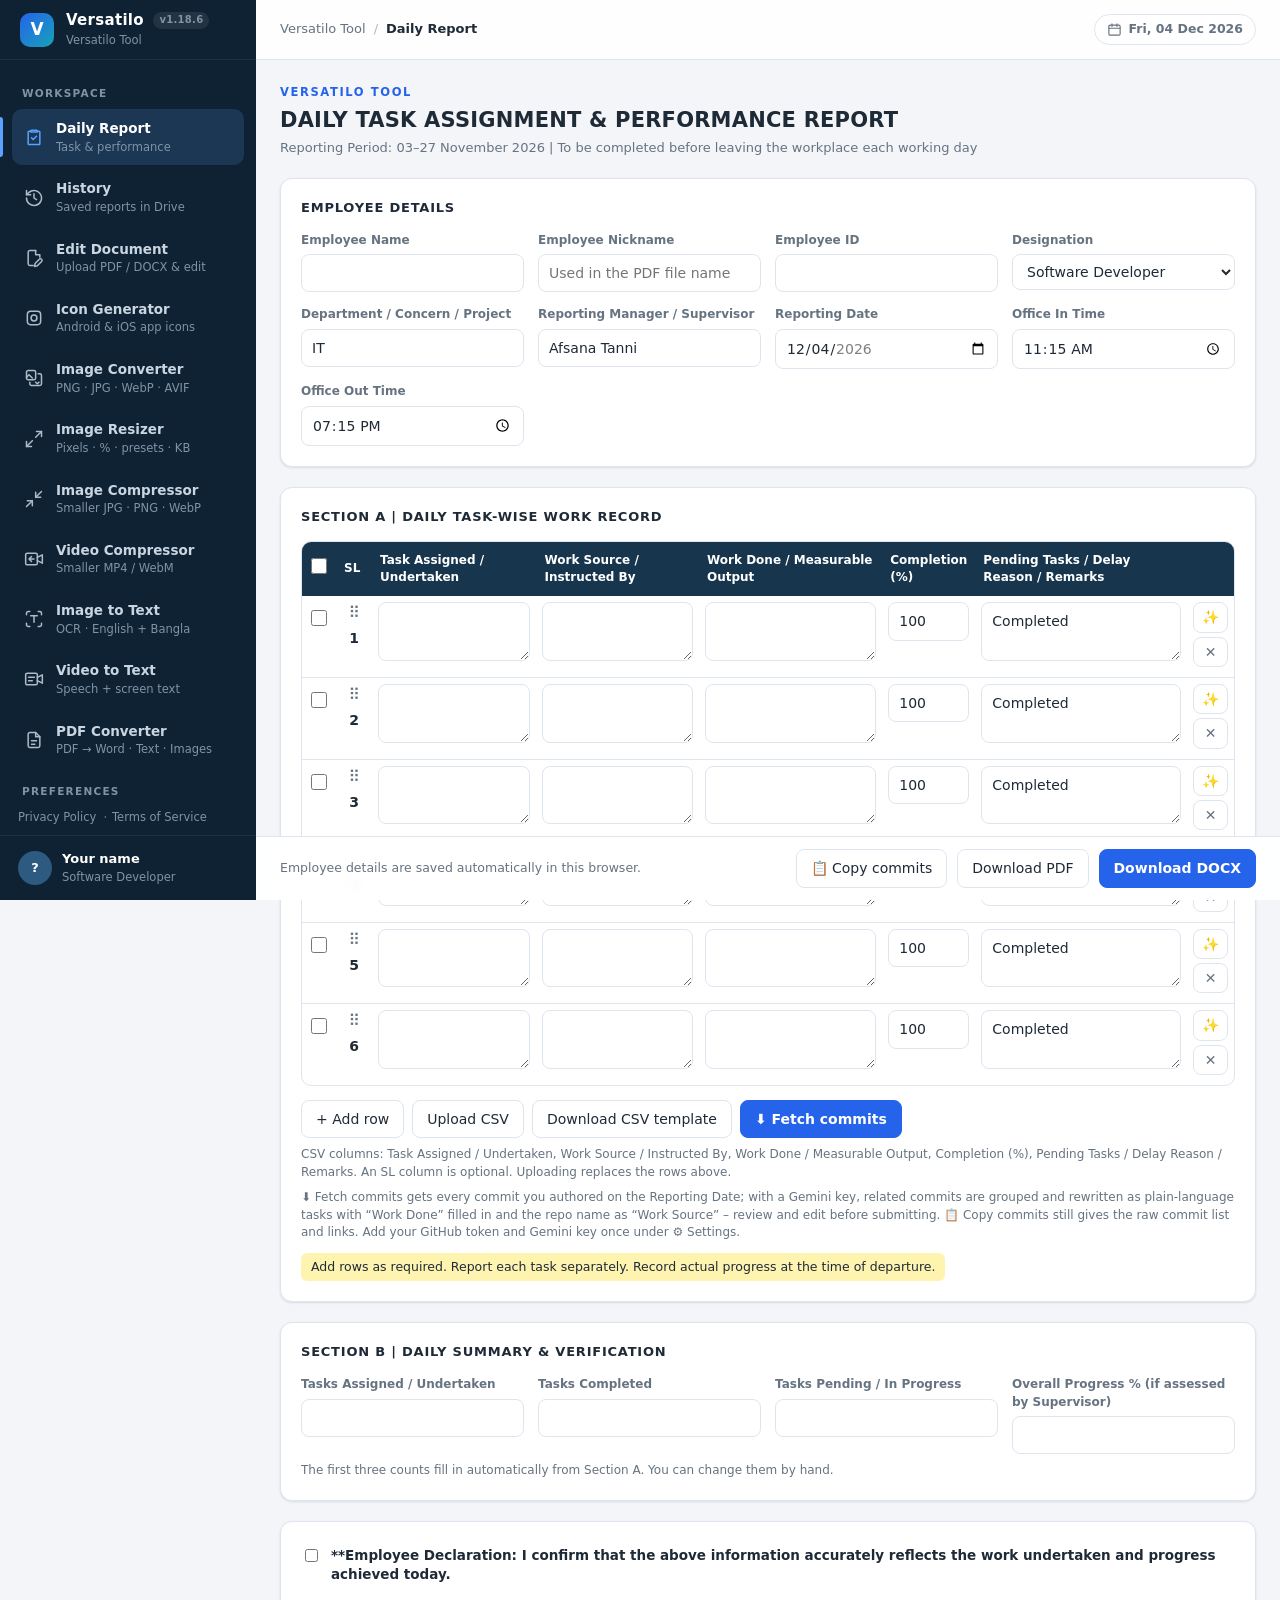
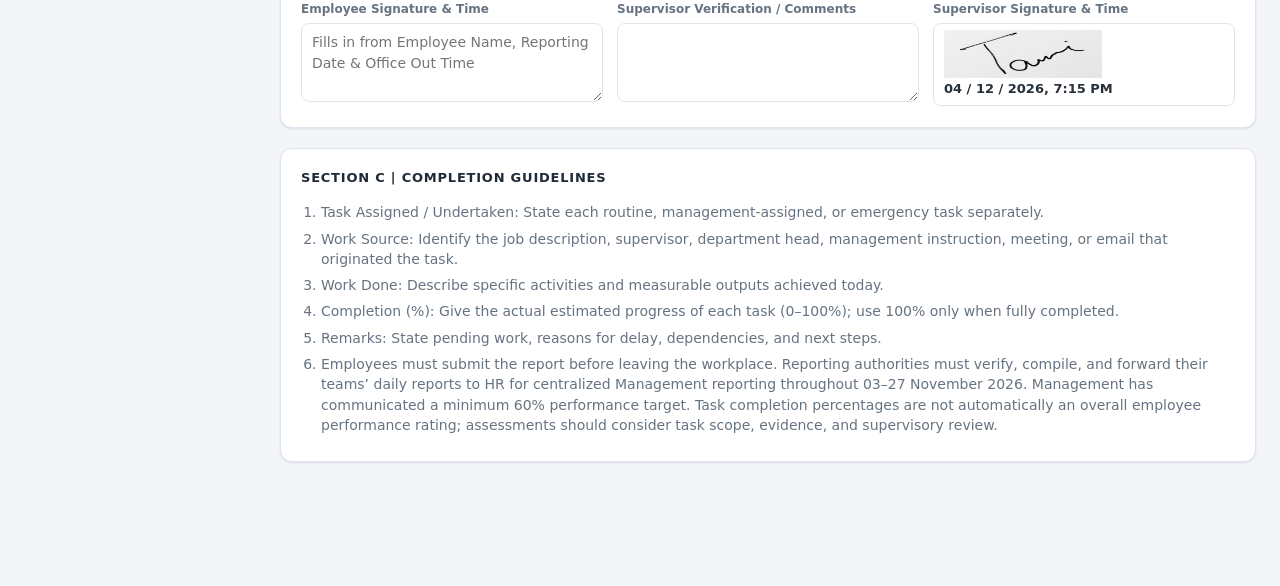
<file: index.html>
<!doctype html>
<html lang="en">
<head>
<meta charset="utf-8">
<meta name="viewport" content="width=device-width, initial-scale=1">
<title>Daily Task Report · Versatilo Tool</title>
<link rel="icon" type="image/svg+xml" href="favicon.svg">
<meta name="google-site-verification" content="9Kp9h7yNoEf8PUNPfE0xcoo7WzCAX5G6nuhzBEq7ngI" />
<script>/* apply the saved theme before first paint (no flash) */try{const t=localStorage.getItem('versatilo-theme');if(t)document.documentElement.dataset.theme=t;}catch{}</script>
<!-- Version + asset loader: js/version.js is the only place the version is set -->
<script>document.write('<script src="js/version.js?t=' + Date.now() + '"><\/script>');</script>
<script>loadAssets([
  'css/base.css', 'css/layout.css', 'css/components.css', 'css/report.css', 'css/print.css',
  'js/layout.js',
]);</script>
</head>
<body>
<div class="app">
<script>Layout.sidebar('report');</script>

  <!-- ===== Main area ===== -->
  <div class="main">
<script>Layout.topbar('report');</script>

    <div class="wrap">
      <header class="doc">
        <h1>VERSATILO TOOL</h1>
        <h2>DAILY TASK ASSIGNMENT &amp; PERFORMANCE REPORT</h2>
        <p id="docSub">Reporting Period: 03–27 November 2026 | To be completed before leaving the workplace each working day</p>
      </header>

  <section class="card">
    <h3>EMPLOYEE DETAILS</h3>
    <div class="grid4">
      <div><label for="empName">Employee Name</label><input id="empName" data-k="empName"></div>
      <div><label for="nickname">Employee Nickname</label><input id="nickname" data-k="nickname" placeholder="Used in the PDF file name"></div>
      <div><label for="empId">Employee ID</label><input id="empId" data-k="empId"></div>
      <div><label for="designation">Designation</label><select id="designation" data-k="designation"><option>Software Developer</option><option>SQA Engineer</option></select></div>
      <div><label for="dept">Department / Concern / Project</label><input id="dept" data-k="dept" value="IT"></div>
      <div><label for="manager">Reporting Manager / Supervisor</label><input id="manager" data-k="manager" value="Afsana Tanni"></div>
      <div><label for="repDate">Reporting Date</label><input id="repDate" type="date" min="2026-11-03" max="2026-11-27" data-k="repDate"></div>
      <div><label for="inTime">Office In Time</label><input id="inTime" type="time" data-k="inTime"></div>
      <div><label for="outTime">Office Out Time</label><input id="outTime" type="time" data-k="outTime"></div>
    </div>
  </section>

  <section class="card">
    <h3>SECTION A | DAILY TASK-WISE WORK RECORD</h3>
    <div class="tbl">
      <table>
        <thead><tr>
          <th class="pick"><input type="checkbox" id="pickAll" title="Select all rows" aria-label="Select all rows"></th><th>SL</th><th>Task Assigned / Undertaken</th><th>Work Source / Instructed By</th>
          <th>Work Done / Measurable Output</th><th>Completion (%)</th>
          <th>Pending Tasks / Delay Reason / Remarks</th><th class="act"></th>
        </tr></thead>
        <tbody id="tasks"></tbody>
      </table>
    </div>
    <div class="row-btns">
      <button type="button" id="addRow">+ Add row</button>
      <button type="button" class="danger" id="delSel" hidden>🗑 Delete selected</button>
      <button type="button" id="csvBtn">Upload CSV</button>
      <button type="button" id="csvTpl">Download CSV template</button>
      <input type="file" id="csvFile" accept=".csv,text/csv" hidden>
      <button type="button" class="primary" id="ghFetch">⬇ Fetch commits</button>
      <button type="button" class="primary sqa-only" id="gdFetch" title="Fill the report from your Google Docs / Sheets (links in ⚙ Settings)">⬇ Fetch Google Doc</button>
    </div>
    <div class="hint">CSV columns: Task Assigned / Undertaken, Work Source / Instructed By, Work Done / Measurable Output, Completion (%), Pending Tasks / Delay Reason / Remarks. An SL column is optional. Uploading replaces the rows above.</div>
    <div class="hint">⬇ Fetch commits gets every commit you authored on the Reporting Date; with a Gemini key, related commits are grouped and rewritten as plain-language tasks with “Work Done” filled in and the repo name as “Work Source” – review and edit before submitting. 📋 Copy commits still gives the raw commit list and links. Add your GitHub token and Gemini key once under ⚙ Settings.</div>
    <div class="hint sqa-only">⬇ Fetch Google Doc reads your work docs and sheets (links in ⚙ Settings, one per line) after a Google sign-in and takes the part dated the Reporting Date – in a doc, start each day with a date heading like 09/11/2026; in a sheet, keep a Date column. Without dates it uses what changed since your last fetch. Gemini writes the rows; review before submitting.</div>
    <div class="note">Add rows as required. Report each task separately. Record actual progress at the time of departure.</div>
  </section>

  <section class="card">
    <h3>SECTION B | DAILY SUMMARY &amp; VERIFICATION</h3>
    <div class="grid4">
      <div><label for="sAssigned">Tasks Assigned / Undertaken</label><input id="sAssigned" type="number" min="0" data-k="sAssigned"></div>
      <div><label for="sDone">Tasks Completed</label><input id="sDone" type="number" min="0" data-k="sDone"></div>
      <div><label for="sPending">Tasks Pending / In Progress</label><input id="sPending" type="number" min="0" data-k="sPending"></div>
      <div><label for="sOverall">Overall Progress % (if assessed by Supervisor)</label><input id="sOverall" type="number" min="0" max="100" data-k="sOverall"></div>
    </div>
    <div class="hint">The first three counts fill in automatically from Section A. You can change them by hand.</div>
  </section>

  <section class="card">
    <label class="decl"><input type="checkbox" id="declare" data-k="declare">
      <span>**Employee Declaration: I confirm that the above information accurately reflects the work undertaken and progress achieved today.</span></label>
    <div class="grid3">
      <div><label for="empSign">Employee Signature &amp; Time</label><textarea id="empSign" rows="3" data-k="empSign" readonly tabindex="-1" placeholder="Fills in from Employee Name, Reporting Date &amp; Office Out Time"></textarea></div>
      <div><label for="supComments">Supervisor Verification / Comments</label><textarea id="supComments" rows="3" data-k="supComments"></textarea></div>
      <div><label>Supervisor Signature &amp; Time</label><div class="sigbox"><img id="supSignImg" alt="Supervisor signature"><div id="supSignDate"></div></div></div>
    </div>
  </section>

  <section class="card">
    <h3>SECTION C | COMPLETION GUIDELINES</h3>
    <ol id="guides">
      <li>Task Assigned / Undertaken: State each routine, management-assigned, or emergency task separately.</li>
      <li>Work Source: Identify the job description, supervisor, department head, management instruction, meeting, or email that originated the task.</li>
      <li>Work Done: Describe specific activities and measurable outputs achieved today.</li>
      <li>Completion (%): Give the actual estimated progress of each task (0–100%); use 100% only when fully completed.</li>
      <li>Remarks: State pending work, reasons for delay, dependencies, and next steps.</li>
      <li>Employees must submit the report before leaving the workplace. Reporting authorities must verify, compile, and forward their teams’ daily reports to HR for centralized Management reporting throughout 03–27 November 2026. Management has communicated a minimum 60% performance target. Task completion percentages are not automatically an overall employee performance rating; assessments should consider task scope, evidence, and supervisory review.</li>
    </ol>
  </section>
    </div>

    <div class="toolbar">
      <span class="status" id="status" role="status" aria-live="polite">Employee details are saved automatically in this browser.</span>
      <button type="button" id="ghCopy" title="Copy today's GitHub projects, commit names and links">📋 Copy commits</button>
      <button type="button" id="pdfBtn">Download PDF</button>
      <button type="button" class="primary" id="docxBtn">Download DOCX</button>
    </div>
  </div>
</div>

<div class="undo" id="undoBar" role="status" aria-live="polite"><span id="undoMsg"></span><button type="button" id="undoBtn">↶ Undo</button></div>

<script>Layout.dialogs();</script>

<!-- Scripts: classic scripts share one global scope, so the order matters -->
<script>
loadAssets([
  'js/common.js', 'js/signature.js', 'js/docx-builder.js', 'js/report-form.js', 'js/report-csv.js',
  'js/gemini.js', 'js/github.js', 'js/report-actions.js', 'js/google-auth.js', 'js/gdocs.js', 'js/drive.js', 'js/ui.js',
  'js/shell.js',
]);
</script>
</body>
</html>
</file>
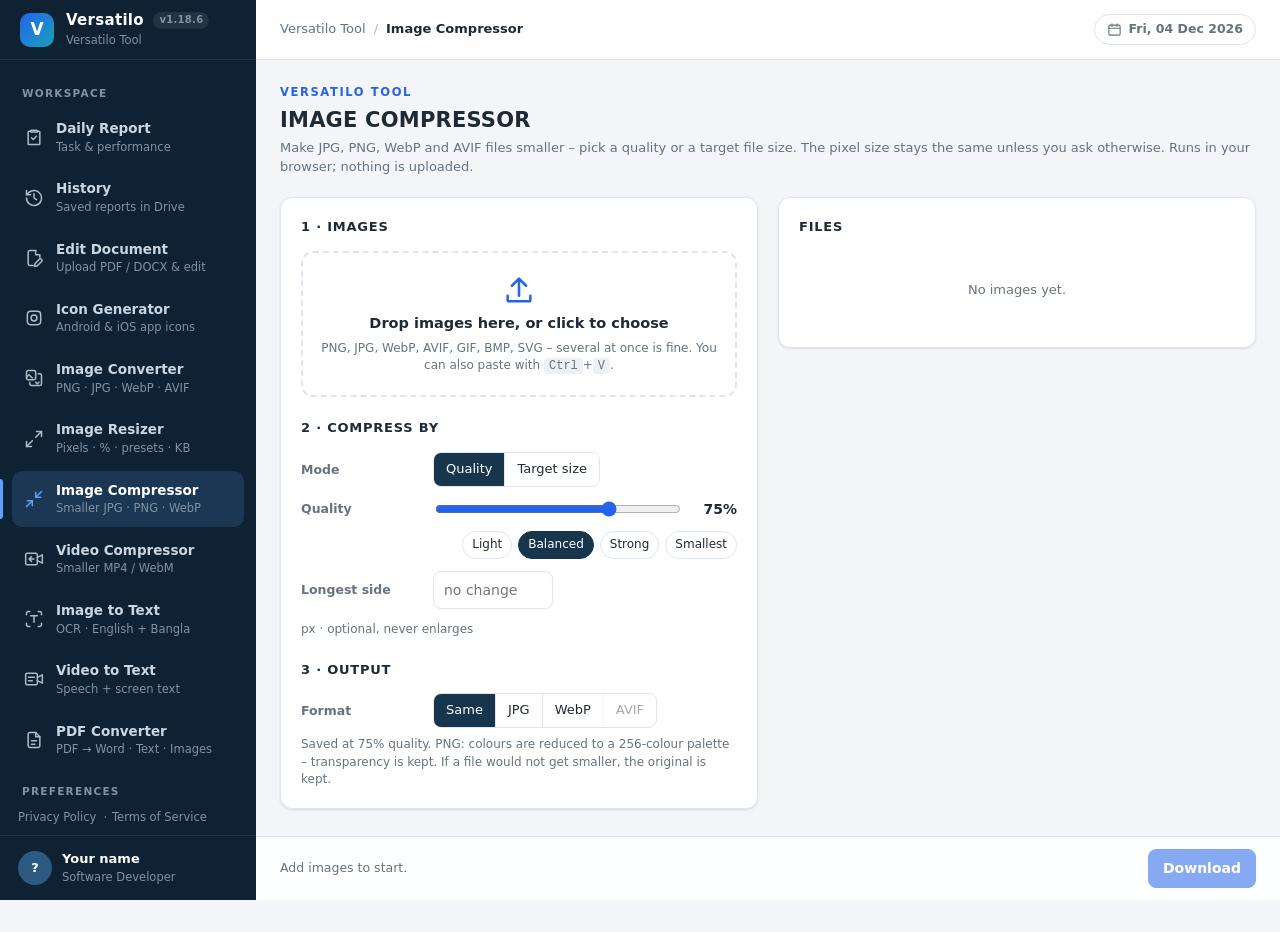
<file: compress.html>
<!doctype html>
<html lang="en">
<head>
<meta charset="utf-8">
<meta name="viewport" content="width=device-width, initial-scale=1">
<title>Image Compressor · Versatilo Tool</title>
<link rel="icon" type="image/svg+xml" href="favicon.svg">
<script>/* apply the saved theme before first paint (no flash) */try{const t=localStorage.getItem('versatilo-theme');if(t)document.documentElement.dataset.theme=t;}catch{}</script>
<!-- Version + asset loader: js/version.js is the only place the version is set -->
<script>document.write('<script src="js/version.js?t=' + Date.now() + '"><\/script>');</script>
<script>loadAssets([
  'css/base.css', 'css/layout.css', 'css/components.css', 'css/icons.css', 'css/convert.css', 'css/print.css',
  'js/layout.js',
]);</script>
</head>
<body>
<div class="app">
<script>Layout.sidebar('compress');</script>

  <!-- ===== Main area ===== -->
  <div class="main">
<script>Layout.topbar('compress');</script>

    <div class="wrap">
      <header class="doc">
        <h1>VERSATILO TOOL</h1>
        <h2>IMAGE COMPRESSOR</h2>
        <p>Make JPG, PNG, WebP and AVIF files smaller – pick a quality or a target file size. The pixel size stays the same unless you ask otherwise. Runs in your browser; nothing is uploaded.</p>
      </header>

      <div class="ic-grid">
        <!-- ----- Controls ----- -->
        <section class="card ic-ctrl">
          <h3>1 · IMAGES</h3>
          <label class="drop ic-drop" id="cvDrop" for="cvFile">
            <svg viewBox="0 0 24 24" aria-hidden="true"><path d="M12 16V4M7 9l5-5 5 5"/><path d="M4 16v3a1 1 0 0 0 1 1h14a1 1 0 0 0 1-1v-3"/></svg>
            <b>Drop images here, or click to choose</b>
            <small>PNG, JPG, WebP, AVIF, GIF, BMP, SVG – several at once is fine. You can also paste with <kbd>Ctrl</kbd>+<kbd>V</kbd>.</small>
          </label>
          <input type="file" id="cvFile" accept="image/*,.svg,.ico,.avif,.bmp" multiple hidden>

          <h3 class="ic-h">2 · COMPRESS BY</h3>
          <div class="ic-row">
            <span class="ic-lbl">Mode</span>
            <div class="seg" id="cpBy" role="group" aria-label="Compress by">
              <button type="button" data-v="quality" aria-pressed="true">Quality</button><button type="button" data-v="size" aria-pressed="false">Target size</button>
            </div>
          </div>
          <div class="ic-row" data-by="quality">
            <label class="ic-lbl" for="cpQ">Quality</label>
            <input type="range" id="cpQ" min="10" max="100" step="1" value="75">
            <output id="cpQOut" for="cpQ">75%</output>
            <div class="ic-sw vc-chips" id="cpQChips">
              <button type="button" data-q="85">Light</button><button type="button" data-q="75">Balanced</button><button type="button" data-q="55">Strong</button><button type="button" data-q="35">Smallest</button>
            </div>
          </div>
          <div class="ic-row" data-by="size">
            <label class="ic-lbl" for="cpKb">Max file size</label>
            <div class="rz-wh">
              <input type="number" id="cpKb" min="1" step="1" value="200" class="cv-num" aria-label="Target size in KB">
              <small class="cv-note">KB per image</small>
            </div>
            <div class="ic-sw vc-chips" id="cpKbChips">
              <button type="button" data-kb="50">50</button><button type="button" data-kb="100">100</button><button type="button" data-kb="200">200</button><button type="button" data-kb="500">500</button><button type="button" data-kb="1024">1 MB</button>
            </div>
          </div>
          <div class="ic-row">
            <label class="ic-lbl" for="cpMax">Longest side</label>
            <input type="number" id="cpMax" min="0" step="1" placeholder="no change" class="cv-num">
            <small class="cv-note">px · optional, never enlarges</small>
          </div>

          <h3 class="ic-h">3 · OUTPUT</h3>
          <div class="ic-row">
            <span class="ic-lbl">Format</span>
            <div class="seg" id="cpFmt" role="group" aria-label="Output format">
              <button type="button" data-v="same" aria-pressed="true">Same</button><button type="button" data-v="jpeg" aria-pressed="false">JPG</button><button type="button" data-v="webp" aria-pressed="false">WebP</button><button type="button" data-v="avif" aria-pressed="false">AVIF</button>
            </div>
          </div>
          <div class="hint" id="cvNote"></div>
        </section>

        <!-- ----- Files ----- -->
        <section class="card ic-prev">
          <div class="cv-head"><h3>FILES</h3><button type="button" id="cvClear" hidden>Clear all</button></div>
          <ul class="cv-list" id="cvList"></ul>
          <div class="cv-empty" id="cvEmpty">No images yet.</div>
        </section>
      </div>
    </div>

    <div class="toolbar">
      <span class="status" id="status" role="status" aria-live="polite" data-idle="Add images to start.">Add images to start.</span>
      <button type="button" class="primary" id="cvSave" disabled>Download</button>
    </div>
  </div>
</div>

<script>Layout.dialogs();</script>

<!-- Scripts: classic scripts share one global scope, so the order matters -->
<script>
loadAssets([
  'js/common.js', 'js/docx-builder.js', 'js/gemini.js', 'js/github.js', 'js/ui.js',
  'js/img-compress.js', 'js/shell.js',
]);
</script>
</body>
</html>
</file>
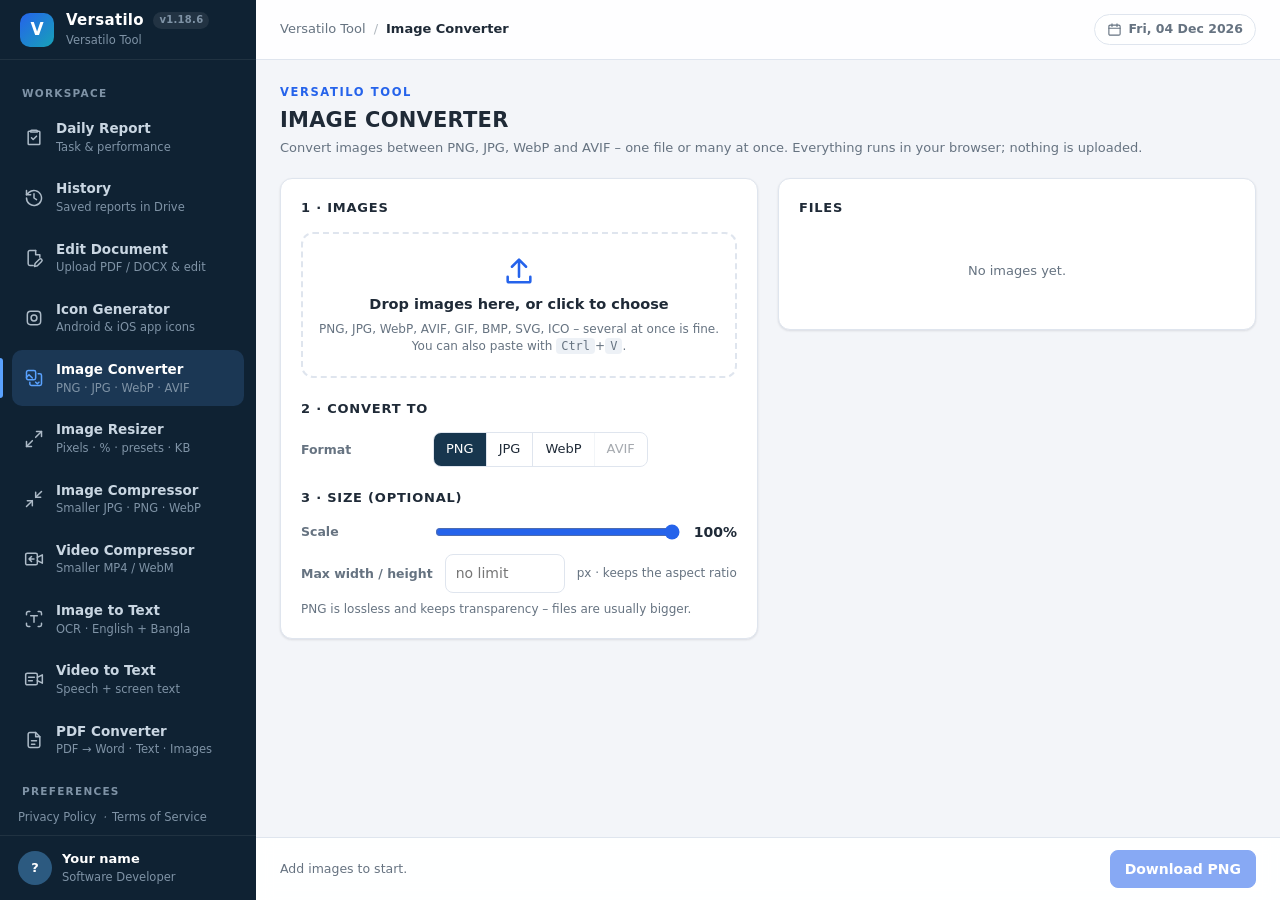
<file: convert.html>
<!doctype html>
<html lang="en">
<head>
<meta charset="utf-8">
<meta name="viewport" content="width=device-width, initial-scale=1">
<title>Image Converter · Versatilo Tool</title>
<link rel="icon" type="image/svg+xml" href="favicon.svg">
<script>/* apply the saved theme before first paint (no flash) */try{const t=localStorage.getItem('versatilo-theme');if(t)document.documentElement.dataset.theme=t;}catch{}</script>
<!-- Version + asset loader: js/version.js is the only place the version is set -->
<script>document.write('<script src="js/version.js?t=' + Date.now() + '"><\/script>');</script>
<script>loadAssets([
  'css/base.css', 'css/layout.css', 'css/components.css', 'css/icons.css', 'css/convert.css', 'css/print.css',
  'js/layout.js',
]);</script>
</head>
<body>
<div class="app">
<script>Layout.sidebar('convert');</script>

  <!-- ===== Main area ===== -->
  <div class="main">
<script>Layout.topbar('convert');</script>

    <div class="wrap">
      <header class="doc">
        <h1>VERSATILO TOOL</h1>
        <h2>IMAGE CONVERTER</h2>
        <p>Convert images between PNG, JPG, WebP and AVIF – one file or many at once. Everything runs in your browser; nothing is uploaded.</p>
      </header>

      <div class="ic-grid">
        <!-- ----- Controls ----- -->
        <section class="card ic-ctrl">
          <h3>1 · IMAGES</h3>
          <label class="drop ic-drop" id="cvDrop" for="cvFile">
            <svg viewBox="0 0 24 24" aria-hidden="true"><path d="M12 16V4M7 9l5-5 5 5"/><path d="M4 16v3a1 1 0 0 0 1 1h14a1 1 0 0 0 1-1v-3"/></svg>
            <b>Drop images here, or click to choose</b>
            <small>PNG, JPG, WebP, AVIF, GIF, BMP, SVG, ICO – several at once is fine. You can also paste with <kbd>Ctrl</kbd>+<kbd>V</kbd>.</small>
          </label>
          <input type="file" id="cvFile" accept="image/*,.svg,.ico,.avif,.bmp" multiple hidden>

          <h3 class="ic-h">2 · CONVERT TO</h3>
          <div class="ic-row">
            <span class="ic-lbl">Format</span>
            <div class="seg" id="cvFmt" role="group" aria-label="Output format">
              <button type="button" data-v="png" aria-pressed="true">PNG</button><button type="button" data-v="jpeg" aria-pressed="false">JPG</button><button type="button" data-v="webp" aria-pressed="false">WebP</button><button type="button" data-v="avif" aria-pressed="false">AVIF</button>
            </div>
          </div>
          <div class="ic-row" id="cvQRow">
            <label class="ic-lbl" for="cvQ">Quality</label>
            <input type="range" id="cvQ" min="10" max="100" value="90">
            <output id="cvQOut" for="cvQ">90%</output>
          </div>
          <div class="ic-row" id="cvBgRow">
            <label class="ic-lbl" for="cvBg">Fill transparency with</label>
            <input type="color" id="cvBg" value="#ffffff" aria-label="Background colour for transparent areas">
            <small class="cv-note">JPG has no transparency</small>
          </div>

          <h3 class="ic-h">3 · SIZE (OPTIONAL)</h3>
          <div class="ic-row">
            <label class="ic-lbl" for="cvScale">Scale</label>
            <input type="range" id="cvScale" min="10" max="100" step="5" value="100">
            <output id="cvScaleOut" for="cvScale">100%</output>
          </div>
          <div class="ic-row">
            <label class="ic-lbl" for="cvMax">Max width / height</label>
            <input type="number" id="cvMax" min="0" step="1" placeholder="no limit" class="cv-num">
            <small class="cv-note">px · keeps the aspect ratio</small>
          </div>
          <div class="hint" id="cvNote"></div>
        </section>

        <!-- ----- Files ----- -->
        <section class="card ic-prev">
          <div class="cv-head"><h3>FILES</h3><button type="button" id="cvClear" hidden>Clear all</button></div>
          <ul class="cv-list" id="cvList"></ul>
          <div class="cv-empty" id="cvEmpty">No images yet.</div>
        </section>
      </div>
    </div>

    <div class="toolbar">
      <span class="status" id="status" role="status" aria-live="polite" data-idle="Add images to start.">Add images to start.</span>
      <button type="button" class="primary" id="cvSave" disabled>Download</button>
    </div>
  </div>
</div>

<script>Layout.dialogs();</script>

<!-- Scripts: classic scripts share one global scope, so the order matters -->
<script>
loadAssets([
  'js/common.js', 'js/docx-builder.js', 'js/gemini.js', 'js/github.js', 'js/ui.js',
  'js/img-convert.js', 'js/shell.js',
]);
</script>
</body>
</html>
</file>
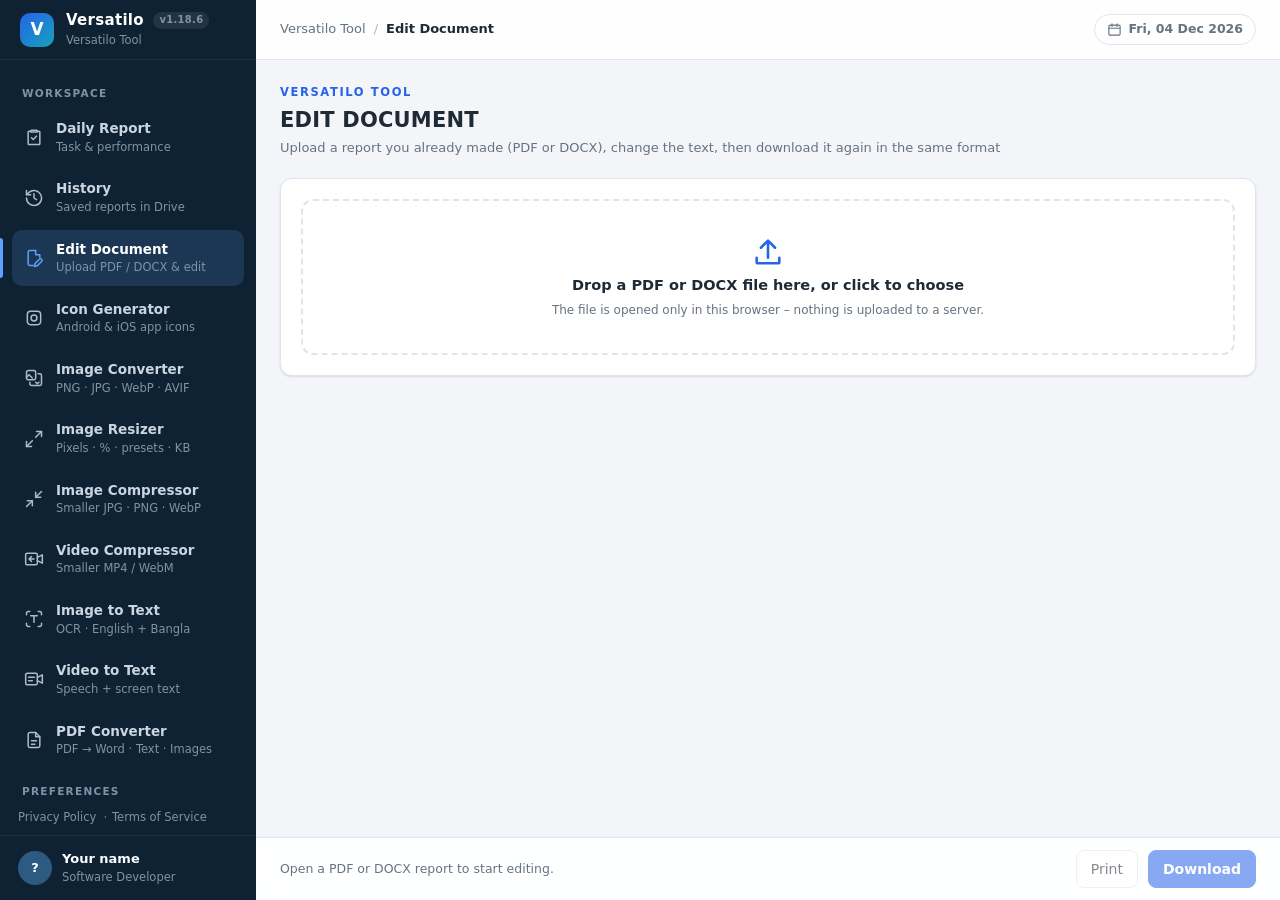
<file: editor.html>
<!doctype html>
<html lang="en">
<head>
<meta charset="utf-8">
<meta name="viewport" content="width=device-width, initial-scale=1">
<title>Edit Document · Versatilo Tool</title>
<link rel="icon" type="image/svg+xml" href="favicon.svg">
<script>/* apply the saved theme before first paint (no flash) */try{const t=localStorage.getItem('versatilo-theme');if(t)document.documentElement.dataset.theme=t;}catch{}</script>
<!-- Version + asset loader: js/version.js is the only place the version is set -->
<script>document.write('<script src="js/version.js?t=' + Date.now() + '"><\/script>');</script>
<script>loadAssets([
  'css/base.css', 'css/layout.css', 'css/components.css', 'css/editor.css', 'css/print.css',
  'js/layout.js',
]);</script>
</head>
<body class="editmode">
<div class="app">
<script>Layout.sidebar('editor');</script>

  <!-- ===== Main area ===== -->
  <div class="main">
<script>Layout.topbar('editor');</script>

    <div class="wrap">
      <header class="doc">
        <h1>VERSATILO TOOL</h1>
        <h2>EDIT DOCUMENT</h2>
        <p>Upload a report you already made (PDF or DOCX), change the text, then download it again in the same format</p>
      </header>

    <section class="card" id="edPick">
      <label class="drop" id="edDrop" for="edFile">
        <svg viewBox="0 0 24 24" aria-hidden="true"><path d="M12 16V4M7 9l5-5 5 5"/><path d="M4 16v3a1 1 0 0 0 1 1h14a1 1 0 0 0 1-1v-3"/></svg>
        <b>Drop a PDF or DOCX file here, or click to choose</b>
        <small>The file is opened only in this browser – nothing is uploaded to a server.</small>
      </label>
      <input type="file" id="edFile" accept=".pdf,.docx,application/pdf,application/vnd.openxmlformats-officedocument.wordprocessingml.document" hidden>
    </section>

    <section class="card" id="edInfo" hidden>
      <div class="ed-file">
        <span class="ed-badge" id="edType">PDF</span>
        <div><b id="edName"></b><small id="edMeta"></small></div>
        <span class="ed-count" id="edCount">No changes</span>
      </div>
      <div class="ed-find">
        <div><label for="edFind">Find</label><input id="edFind" autocomplete="off" placeholder="e.g. 05 / 11 / 2026"></div>
        <div><label for="edRepl">Replace with</label><input id="edRepl" autocomplete="off"></div>
        <button type="button" id="edReplAll">Replace all</button>
      </div>
      <div class="row-btns">
        <button type="button" id="edOpen">Open another file</button>
        <button type="button" class="danger" id="edReset">Undo all changes</button>
      </div>
      <div class="hint" id="edHint"></div>
    </section>

    <div id="edDoc" class="ed-doc"></div>
    </div>

    <div class="toolbar">
      <span class="status" id="status" role="status" aria-live="polite" data-idle="Open a PDF or DOCX report to start editing.">Open a PDF or DOCX report to start editing.</span>
      <button type="button" id="edPrint" disabled>Print</button>
      <button type="button" class="primary" id="edSave" disabled>Download</button>
    </div>
  </div>
</div>

<script>Layout.dialogs();</script>

<!-- Scripts: classic scripts share one global scope, so the order matters -->
<script>
loadAssets([
  'js/common.js', 'js/docx-builder.js', 'js/gemini.js', 'js/github.js', 'js/ui.js',
  'js/doc-editor.js', 'js/shell.js',
]);
</script>
</body>
</html>
</file>
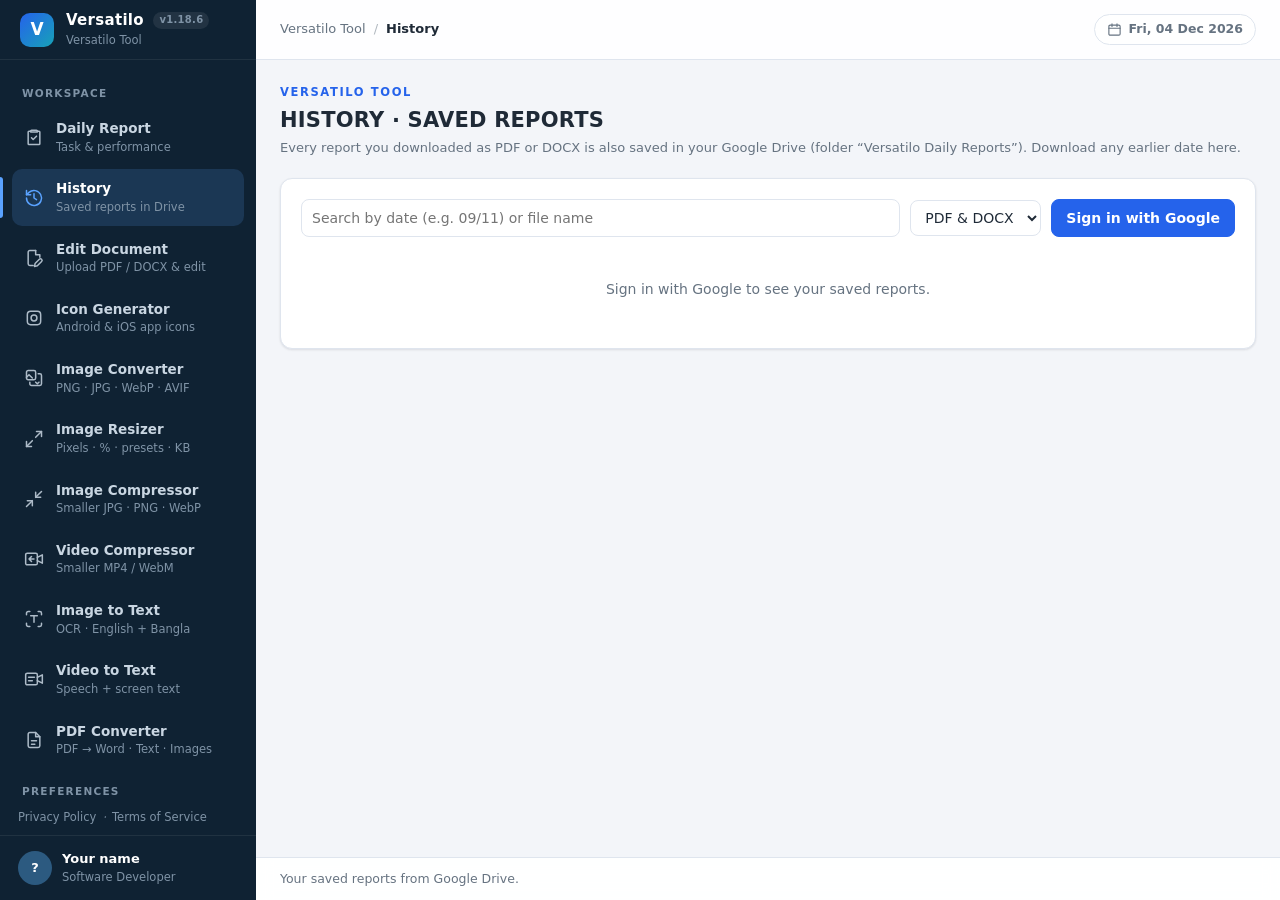
<file: history.html>
<!doctype html>
<html lang="en">
<head>
<meta charset="utf-8">
<meta name="viewport" content="width=device-width, initial-scale=1">
<title>History · Versatilo Tool</title>
<link rel="icon" type="image/svg+xml" href="favicon.svg">
<script>/* apply the saved theme before first paint (no flash) */try{const t=localStorage.getItem('versatilo-theme');if(t)document.documentElement.dataset.theme=t;}catch{}</script>
<!-- Version + asset loader: js/version.js is the only place the version is set -->
<script>document.write('<script src="js/version.js?t=' + Date.now() + '"><\/script>');</script>
<script>loadAssets([
  'css/base.css', 'css/layout.css', 'css/components.css',
  'js/layout.js',
]);</script>
</head>
<body>
<div class="app">
<script>Layout.sidebar('history');</script>

  <!-- ===== Main area ===== -->
  <div class="main">
<script>Layout.topbar('history');</script>

    <div class="wrap">
      <header class="doc">
        <h1>VERSATILO TOOL</h1>
        <h2>HISTORY · SAVED REPORTS</h2>
        <p>Every report you downloaded as PDF or DOCX is also saved in your Google Drive (folder “Versatilo Daily Reports”). Download any earlier date here.</p>
      </header>

      <section class="card">
        <div class="drv-bar">
          <input id="hiFilter" type="search" placeholder="Search by date (e.g. 09/11) or file name" aria-label="Search saved reports">
          <select id="hiType" aria-label="File type"><option value="">PDF &amp; DOCX</option><option value="pdf">PDF only</option><option value="docx">DOCX only</option></select>
          <button type="button" class="primary" id="hiLoad">Sign in with Google</button>
        </div>
        <ul class="drv-list" id="hiList"></ul>
        <div class="empty" id="hiEmpty">Sign in with Google to see your saved reports.</div>
      </section>
    </div>

    <div class="toolbar">
      <span class="status" id="status" role="status" aria-live="polite" data-idle="Your saved reports from Google Drive.">Your saved reports from Google Drive.</span>
    </div>
  </div>
</div>

<script>Layout.dialogs();</script>

<!-- Scripts: classic scripts share one global scope, so the order matters -->
<script>
loadAssets([
  'js/common.js', 'js/docx-builder.js', 'js/gemini.js', 'js/github.js', 'js/google-auth.js', 'js/drive.js', 'js/ui.js',
  'js/history.js', 'js/shell.js',
]);
</script>
</body>
</html>
</file>
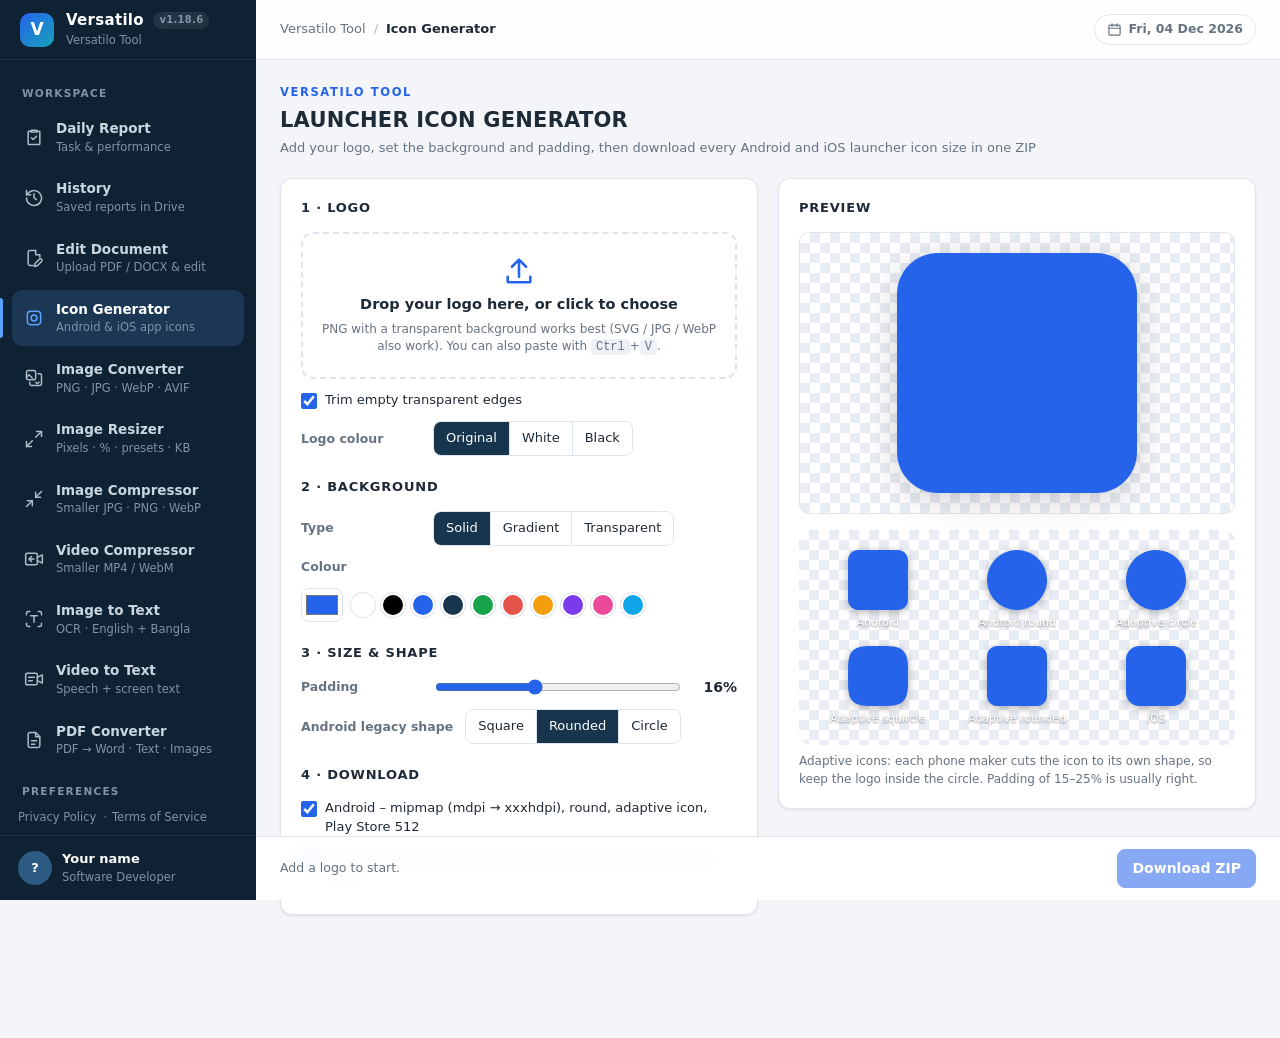
<file: icons.html>
<!doctype html>
<html lang="en">
<head>
<meta charset="utf-8">
<meta name="viewport" content="width=device-width, initial-scale=1">
<title>Icon Generator · Versatilo Tool</title>
<link rel="icon" type="image/svg+xml" href="favicon.svg">
<script>/* apply the saved theme before first paint (no flash) */try{const t=localStorage.getItem('versatilo-theme');if(t)document.documentElement.dataset.theme=t;}catch{}</script>
<!-- Version + asset loader: js/version.js is the only place the version is set -->
<script>document.write('<script src="js/version.js?t=' + Date.now() + '"><\/script>');</script>
<script>loadAssets([
  'css/base.css', 'css/layout.css', 'css/components.css', 'css/icons.css', 'css/print.css',
  'js/layout.js',
]);</script>
</head>
<body>
<div class="app">
<script>Layout.sidebar('icons');</script>

  <!-- ===== Main area ===== -->
  <div class="main">
<script>Layout.topbar('icons');</script>

    <div class="wrap">
      <header class="doc">
        <h1>VERSATILO TOOL</h1>
        <h2>LAUNCHER ICON GENERATOR</h2>
        <p>Add your logo, set the background and padding, then download every Android and iOS launcher icon size in one ZIP</p>
      </header>

      <div class="ic-grid">
        <!-- ----- Controls ----- -->
        <section class="card ic-ctrl">
          <h3>1 · LOGO</h3>
          <label class="drop ic-drop" id="icDrop" for="icFile">
            <img id="icThumb" alt="" hidden>
            <svg viewBox="0 0 24 24" aria-hidden="true" id="icDropIcon"><path d="M12 16V4M7 9l5-5 5 5"/><path d="M4 16v3a1 1 0 0 0 1 1h14a1 1 0 0 0 1-1v-3"/></svg>
            <b id="icDropText">Drop your logo here, or click to choose</b>
            <small>PNG with a transparent background works best (SVG / JPG / WebP also work). You can also paste with <kbd>Ctrl</kbd>+<kbd>V</kbd>.</small>
          </label>
          <input type="file" id="icFile" accept="image/*" hidden>
          <label class="ic-check"><input type="checkbox" id="icTrim" checked> Trim empty transparent edges</label>
          <div class="ic-row">
            <span class="ic-lbl">Logo colour</span>
            <div class="seg" id="icTint" role="group" aria-label="Logo colour">
              <button type="button" data-v="original" aria-pressed="true">Original</button><button type="button" data-v="white" aria-pressed="false">White</button><button type="button" data-v="black" aria-pressed="false">Black</button>
            </div>
          </div>

          <h3 class="ic-h">2 · BACKGROUND</h3>
          <div class="ic-row">
            <span class="ic-lbl">Type</span>
            <div class="seg" id="icBg" role="group" aria-label="Background type">
              <button type="button" data-v="solid" aria-pressed="true">Solid</button><button type="button" data-v="gradient" aria-pressed="false">Gradient</button><button type="button" data-v="transparent" aria-pressed="false">Transparent</button>
            </div>
          </div>
          <div class="ic-row" id="icColors">
            <span class="ic-lbl">Colour</span>
            <div class="ic-colors">
              <input type="color" id="icC1" value="#2563eb" aria-label="Background colour">
              <input type="color" id="icC2" value="#17a2b8" aria-label="Gradient end colour" hidden>
              <div class="ic-sw" id="icSwatches" aria-label="Preset colours"></div>
            </div>
          </div>

          <h3 class="ic-h">3 · SIZE &amp; SHAPE</h3>
          <div class="ic-row">
            <label class="ic-lbl" for="icPad">Padding</label>
            <input type="range" id="icPad" min="0" max="40" value="16">
            <output id="icPadOut" for="icPad">16%</output>
          </div>
          <div class="ic-row">
            <span class="ic-lbl">Android legacy shape</span>
            <div class="seg" id="icShape" role="group" aria-label="Android legacy icon shape">
              <button type="button" data-v="square" aria-pressed="false">Square</button><button type="button" data-v="rounded" aria-pressed="true">Rounded</button><button type="button" data-v="circle" aria-pressed="false">Circle</button>
            </div>
          </div>

          <h3 class="ic-h">4 · DOWNLOAD</h3>
          <label class="ic-check"><input type="checkbox" id="icAndroid" checked> Android – mipmap (mdpi → xxxhdpi), round, adaptive icon, Play Store 512</label>
          <label class="ic-check"><input type="checkbox" id="icIos" checked> iOS – AppIcon.appiconset for Xcode (iPhone, iPad, App Store 1024)</label>
          <div class="hint" id="icNote"></div>
        </section>

        <!-- ----- Preview ----- -->
        <section class="card ic-prev">
          <h3>PREVIEW</h3>
          <div class="ic-master"><canvas id="pvMaster" width="480" height="480" aria-label="Icon preview"></canvas></div>
          <div class="ic-home" id="pvHome"></div>
          <div class="hint">Adaptive icons: each phone maker cuts the icon to its own shape, so keep the logo inside the circle. Padding of 15–25% is usually right.</div>
        </section>
      </div>
    </div>

    <div class="toolbar">
      <span class="status" id="status" role="status" aria-live="polite" data-idle="Add a logo to start.">Add a logo to start.</span>
      <button type="button" class="primary" id="icSave" disabled>Download ZIP</button>
    </div>
  </div>
</div>

<script>Layout.dialogs();</script>

<!-- Scripts: classic scripts share one global scope, so the order matters -->
<script>
loadAssets([
  'js/common.js', 'js/docx-builder.js', 'js/gemini.js', 'js/github.js', 'js/ui.js',
  'js/icon-gen.js', 'js/shell.js',
]);
</script>
</body>
</html>
</file>
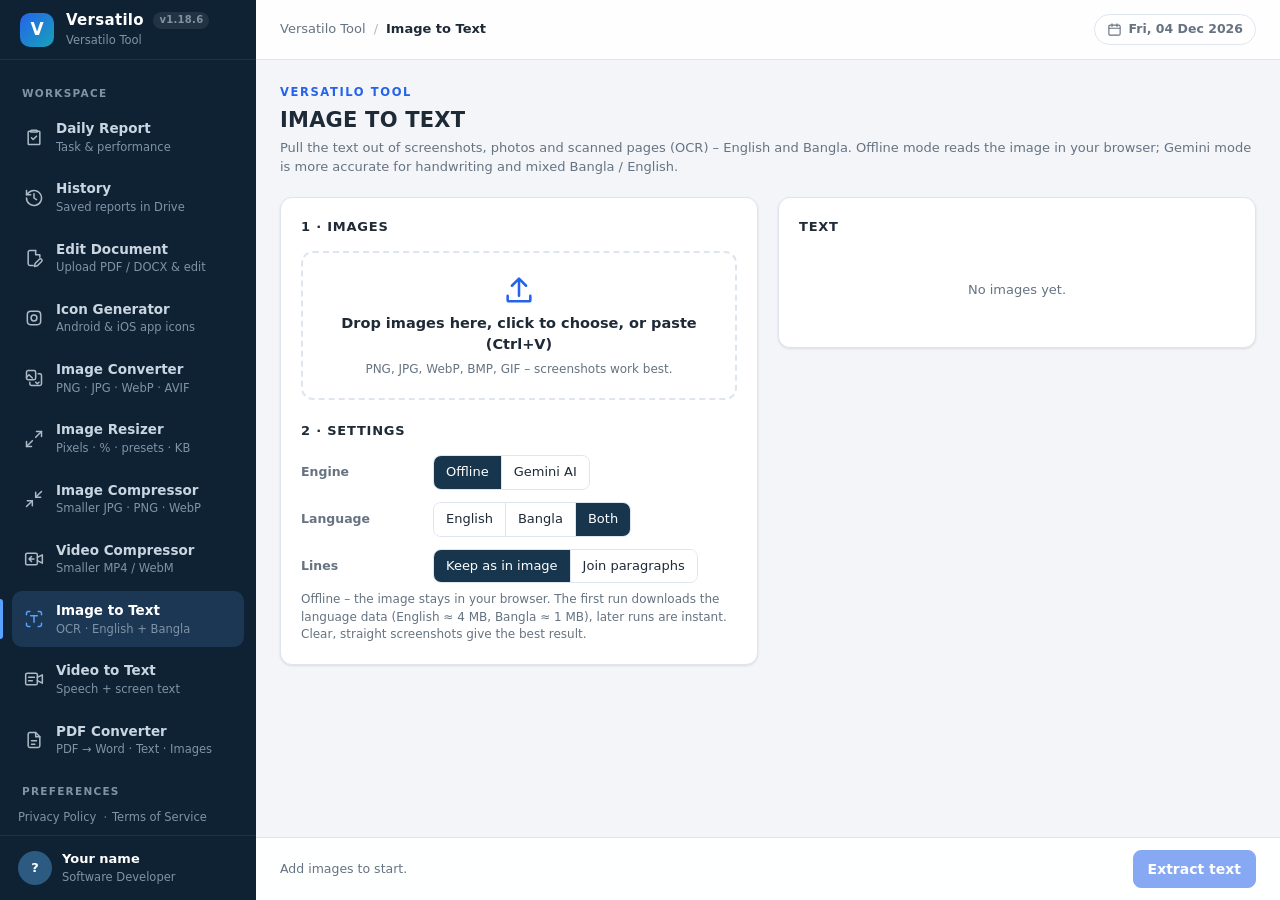
<file: ocr.html>
<!doctype html>
<html lang="en">
<head>
<meta charset="utf-8">
<meta name="viewport" content="width=device-width, initial-scale=1">
<title>Image to Text · Versatilo Tool</title>
<link rel="icon" type="image/svg+xml" href="favicon.svg">
<script>/* apply the saved theme before first paint (no flash) */try{const t=localStorage.getItem('versatilo-theme');if(t)document.documentElement.dataset.theme=t;}catch{}</script>
<!-- Version + asset loader: js/version.js is the only place the version is set -->
<script>document.write('<script src="js/version.js?t=' + Date.now() + '"><\/script>');</script>
<script>loadAssets([
  'css/base.css', 'css/layout.css', 'css/components.css', 'css/icons.css', 'css/convert.css', 'css/print.css',
  'js/layout.js',
]);</script>
</head>
<body>
<div class="app">
<script>Layout.sidebar('ocr');</script>

  <!-- ===== Main area ===== -->
  <div class="main">
<script>Layout.topbar('ocr');</script>

    <div class="wrap">
      <header class="doc">
        <h1>VERSATILO TOOL</h1>
        <h2>IMAGE TO TEXT</h2>
        <p>Pull the text out of screenshots, photos and scanned pages (OCR) – English and Bangla. Offline mode reads the image in your browser; Gemini mode is more accurate for handwriting and mixed Bangla / English.</p>
      </header>

      <div class="ic-grid">
        <!-- ----- Controls ----- -->
        <section class="card ic-ctrl">
          <h3>1 · IMAGES</h3>
          <label class="drop ic-drop" id="cvDrop" for="cvFile">
            <svg viewBox="0 0 24 24" aria-hidden="true"><path d="M12 16V4M7 9l5-5 5 5"/><path d="M4 16v3a1 1 0 0 0 1 1h14a1 1 0 0 0 1-1v-3"/></svg>
            <b>Drop images here, click to choose, or paste (Ctrl+V)</b>
            <small>PNG, JPG, WebP, BMP, GIF – screenshots work best.</small>
          </label>
          <input type="file" id="cvFile" accept="image/*" multiple hidden>

          <h3 class="ic-h">2 · SETTINGS</h3>
          <div class="ic-row">
            <span class="ic-lbl">Engine</span>
            <div class="seg" id="ocEngine" role="group" aria-label="OCR engine">
              <button type="button" data-v="offline" aria-pressed="true">Offline</button><button type="button" data-v="gemini" aria-pressed="false">Gemini AI</button>
            </div>
          </div>
          <div class="ic-row" data-eng="offline">
            <span class="ic-lbl">Language</span>
            <div class="seg" id="ocLang" role="group" aria-label="Language">
              <button type="button" data-v="eng" aria-pressed="false">English</button><button type="button" data-v="ben" aria-pressed="false">Bangla</button><button type="button" data-v="eng+ben" aria-pressed="true">Both</button>
            </div>
          </div>
          <div class="ic-row">
            <span class="ic-lbl">Lines</span>
            <div class="seg" id="ocLines" role="group" aria-label="Line breaks">
              <button type="button" data-v="keep" aria-pressed="true">Keep as in image</button><button type="button" data-v="join" aria-pressed="false">Join paragraphs</button>
            </div>
          </div>
          <div class="hint" id="cvNote"></div>
        </section>

        <!-- ----- Files + text ----- -->
        <section class="card ic-prev">
          <div class="cv-head"><h3>TEXT</h3><button type="button" id="cvClear" hidden>Clear all</button></div>
          <ul class="cv-list oc-list" id="cvList"></ul>
          <div class="cv-empty" id="cvEmpty">No images yet.</div>
        </section>
      </div>
    </div>

    <div class="toolbar">
      <span class="status" id="status" role="status" aria-live="polite" data-idle="Add images to start.">Add images to start.</span>
      <button type="button" id="ocCopyAll" hidden>Copy all</button>
      <button type="button" id="ocSaveAll" hidden>Download .txt</button>
      <button type="button" class="primary" id="ocGo" disabled>Extract text</button>
    </div>
  </div>
</div>

<script>Layout.dialogs();</script>

<!-- Scripts: classic scripts share one global scope, so the order matters -->
<script>
loadAssets([
  'js/common.js', 'js/docx-builder.js', 'js/gemini.js', 'js/github.js', 'js/ui.js',
  'js/img-ocr.js', 'js/shell.js',
]);
</script>
</body>
</html>
</file>
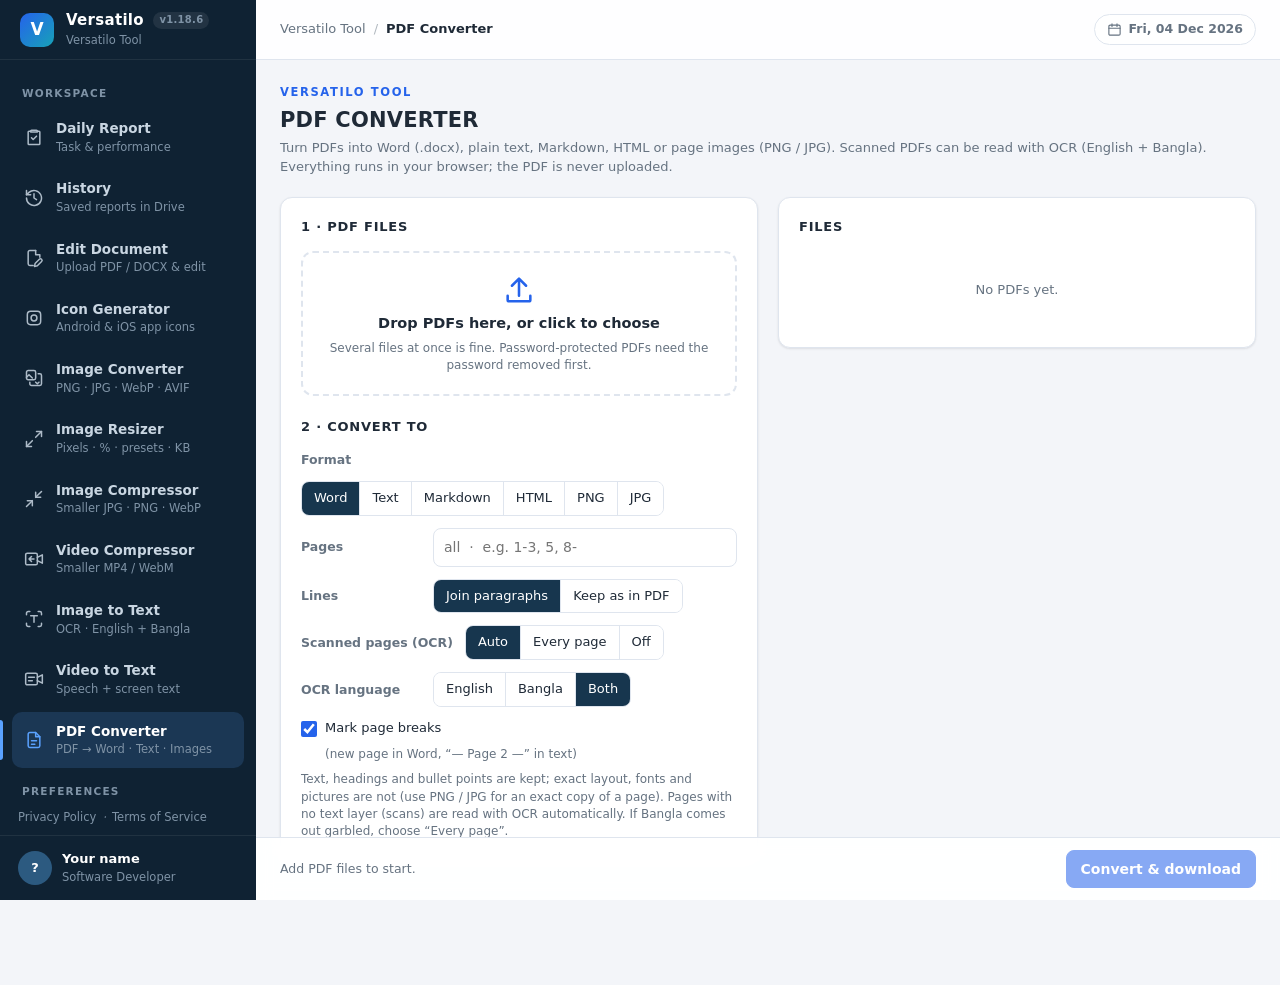
<file: pdf.html>
<!doctype html>
<html lang="en">
<head>
<meta charset="utf-8">
<meta name="viewport" content="width=device-width, initial-scale=1">
<title>PDF Converter · Versatilo Tool</title>
<link rel="icon" type="image/svg+xml" href="favicon.svg">
<script>/* apply the saved theme before first paint (no flash) */try{const t=localStorage.getItem('versatilo-theme');if(t)document.documentElement.dataset.theme=t;}catch{}</script>
<!-- Version + asset loader: js/version.js is the only place the version is set -->
<script>document.write('<script src="js/version.js?t=' + Date.now() + '"><\/script>');</script>
<script>loadAssets([
  'css/base.css', 'css/layout.css', 'css/components.css', 'css/icons.css', 'css/convert.css', 'css/print.css',
  'js/layout.js',
]);</script>
</head>
<body>
<div class="app">
<script>Layout.sidebar('pdf');</script>

  <!-- ===== Main area ===== -->
  <div class="main">
<script>Layout.topbar('pdf');</script>

    <div class="wrap">
      <header class="doc">
        <h1>VERSATILO TOOL</h1>
        <h2>PDF CONVERTER</h2>
        <p>Turn PDFs into Word (.docx), plain text, Markdown, HTML or page images (PNG / JPG). Scanned PDFs can be read with OCR (English + Bangla). Everything runs in your browser; the PDF is never uploaded.</p>
      </header>

      <div class="ic-grid">
        <!-- ----- Controls ----- -->
        <section class="card ic-ctrl">
          <h3>1 · PDF FILES</h3>
          <label class="drop ic-drop" id="cvDrop" for="cvFile">
            <svg viewBox="0 0 24 24" aria-hidden="true"><path d="M12 16V4M7 9l5-5 5 5"/><path d="M4 16v3a1 1 0 0 0 1 1h14a1 1 0 0 0 1-1v-3"/></svg>
            <b>Drop PDFs here, or click to choose</b>
            <small>Several files at once is fine. Password-protected PDFs need the password removed first.</small>
          </label>
          <input type="file" id="cvFile" accept="application/pdf,.pdf" multiple hidden>

          <h3 class="ic-h">2 · CONVERT TO</h3>
          <div class="ic-row">
            <span class="ic-lbl">Format</span>
            <div class="seg pc-seg" id="pcFmt" role="group" aria-label="Output format">
              <button type="button" data-v="docx" aria-pressed="true">Word</button><button type="button" data-v="txt" aria-pressed="false">Text</button><button type="button" data-v="md" aria-pressed="false">Markdown</button><button type="button" data-v="html" aria-pressed="false">HTML</button><button type="button" data-v="png" aria-pressed="false">PNG</button><button type="button" data-v="jpg" aria-pressed="false">JPG</button>
            </div>
          </div>
          <div class="ic-row">
            <label class="ic-lbl" for="pcPages">Pages</label>
            <input type="text" id="pcPages" class="pc-pages" placeholder="all  ·  e.g. 1-3, 5, 8-" autocomplete="off" spellcheck="false">
          </div>

          <div class="ic-row" data-kind="text">
            <span class="ic-lbl">Lines</span>
            <div class="seg" id="pcLines" role="group" aria-label="Line breaks">
              <button type="button" data-v="join" aria-pressed="true">Join paragraphs</button><button type="button" data-v="keep" aria-pressed="false">Keep as in PDF</button>
            </div>
          </div>
          <div class="ic-row" data-kind="text">
            <span class="ic-lbl">Scanned pages (OCR)</span>
            <div class="seg" id="pcOcr" role="group" aria-label="OCR">
              <button type="button" data-v="auto" aria-pressed="true">Auto</button><button type="button" data-v="all" aria-pressed="false">Every page</button><button type="button" data-v="off" aria-pressed="false">Off</button>
            </div>
          </div>
          <div class="ic-row" data-kind="text" data-ocr>
            <span class="ic-lbl">OCR language</span>
            <div class="seg" id="pcLang" role="group" aria-label="OCR language">
              <button type="button" data-v="eng" aria-pressed="false">English</button><button type="button" data-v="ben" aria-pressed="false">Bangla</button><button type="button" data-v="eng+ben" aria-pressed="true">Both</button>
            </div>
          </div>
          <label class="ic-check" data-kind="text"><input type="checkbox" id="pcMarks" checked> Mark page breaks <small class="cv-note">(new page in Word, “— Page 2 —” in text)</small></label>

          <div class="ic-row" data-kind="image">
            <span class="ic-lbl">Resolution</span>
            <div class="seg" id="pcDpi" role="group" aria-label="Resolution">
              <button type="button" data-v="72" aria-pressed="false">72 dpi</button><button type="button" data-v="150" aria-pressed="true">150 dpi</button><button type="button" data-v="300" aria-pressed="false">300 dpi</button>
            </div>
          </div>
          <div class="hint" id="cvNote"></div>
        </section>

        <!-- ----- Files ----- -->
        <section class="card ic-prev">
          <div class="cv-head"><h3>FILES</h3><button type="button" id="cvClear" hidden>Clear all</button></div>
          <ul class="cv-list pc-list" id="cvList"></ul>
          <div class="cv-empty" id="cvEmpty">No PDFs yet.</div>
        </section>
      </div>
    </div>

    <div class="toolbar">
      <span class="status" id="status" role="status" aria-live="polite" data-idle="Add PDF files to start.">Add PDF files to start.</span>
      <button type="button" class="primary" id="pcGo" disabled>Convert &amp; download</button>
    </div>
  </div>
</div>

<script>Layout.dialogs();</script>

<!-- Scripts: classic scripts share one global scope, so the order matters -->
<script>
loadAssets([
  'js/common.js', 'js/docx-builder.js', 'js/gemini.js', 'js/github.js', 'js/ui.js',
  'js/pdf-convert.js', 'js/shell.js',
]);
</script>
</body>
</html>
</file>
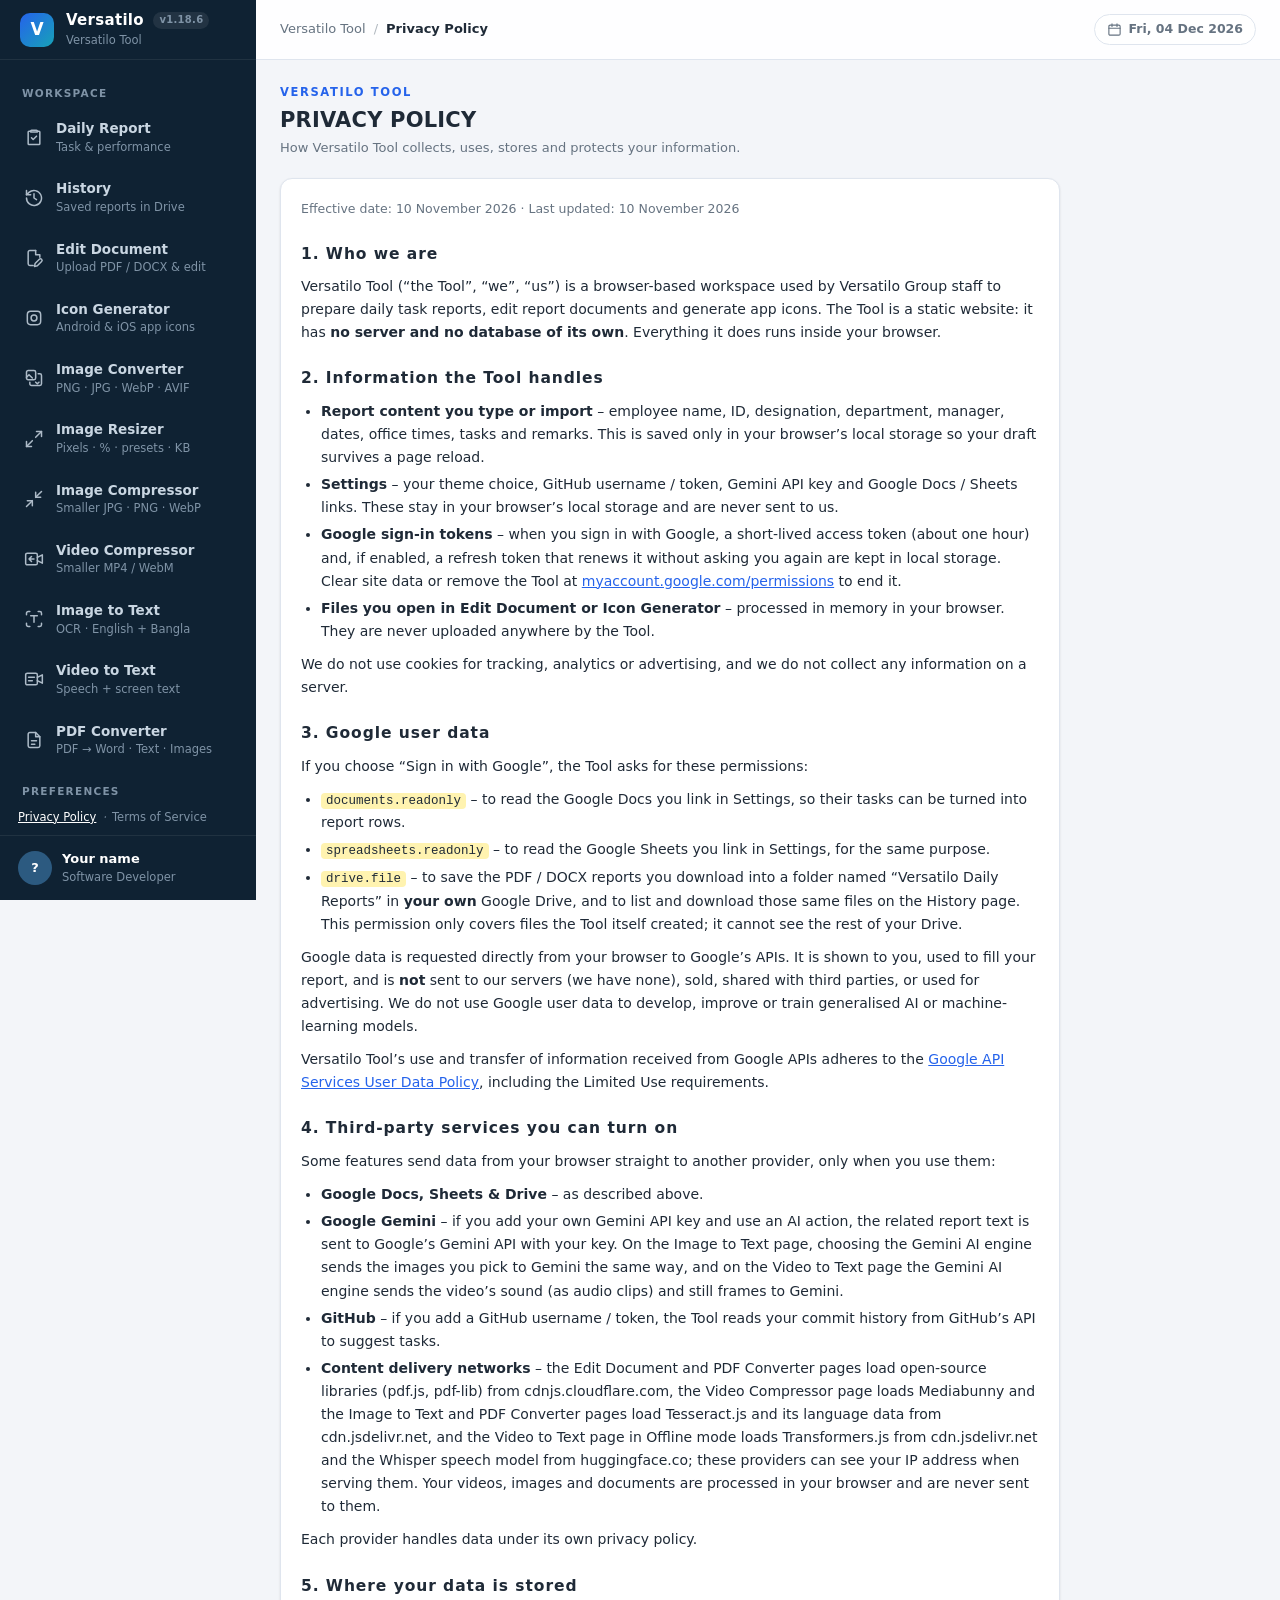
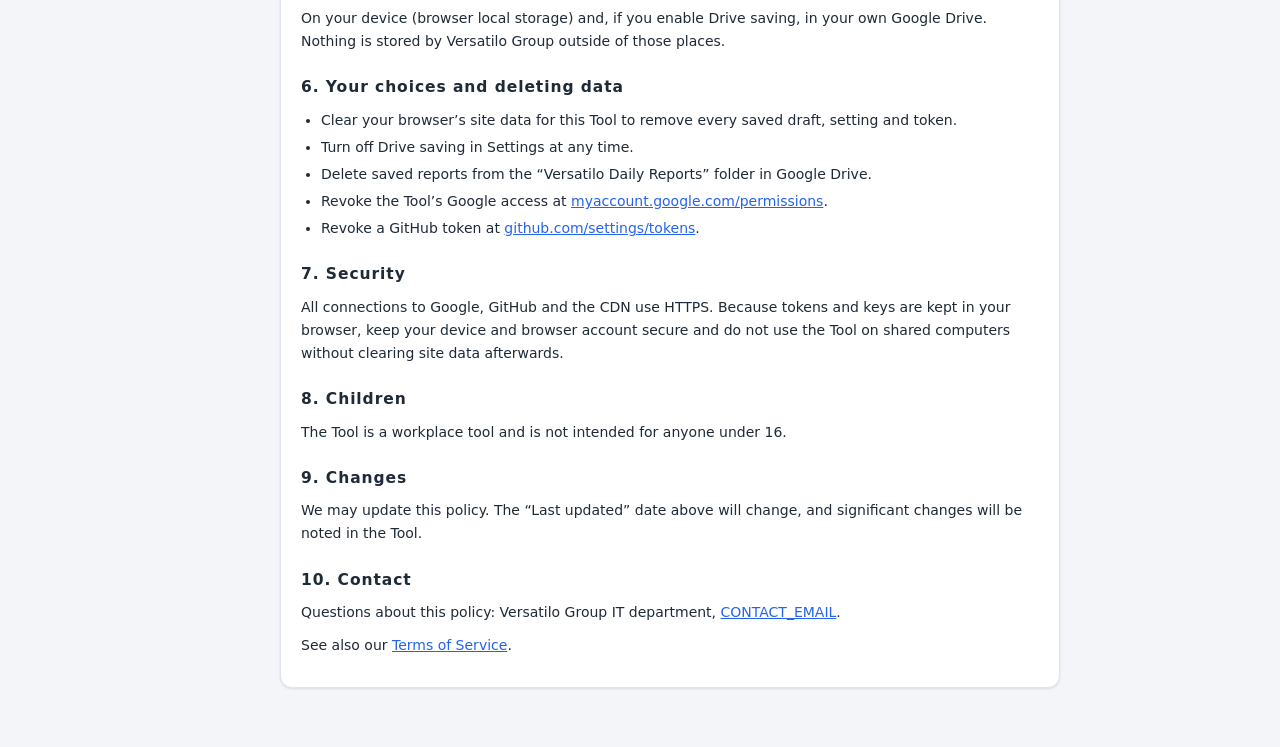
<file: policy.html>
<!doctype html>
<html lang="en">
<head>
<meta charset="utf-8">
<meta name="viewport" content="width=device-width, initial-scale=1">
<title>Privacy Policy · Versatilo Tool</title>
<meta name="description" content="How Versatilo Tool handles your data, including Google user data.">
<link rel="icon" type="image/svg+xml" href="favicon.svg">
<script>/* apply the saved theme before first paint (no flash) */try{const t=localStorage.getItem('versatilo-theme');if(t)document.documentElement.dataset.theme=t;}catch{}</script>
<!-- Version + asset loader: js/version.js is the only place the version is set -->
<script>document.write('<script src="js/version.js?t=' + Date.now() + '"><\/script>');</script>
<script>loadAssets([
  'css/base.css', 'css/layout.css', 'css/components.css',
  'js/layout.js',
]);</script>
</head>
<body>
<div class="app">
<script>Layout.sidebar('policy');</script>

  <!-- ===== Main area ===== -->
  <div class="main">
<script>Layout.topbar('policy');</script>

    <div class="wrap">
      <header class="doc">
        <h1>VERSATILO TOOL</h1>
        <h2>PRIVACY POLICY</h2>
        <p>How Versatilo Tool collects, uses, stores and protects your information.</p>
      </header>

      <section class="card legal">
        <p class="meta">Effective date: 10 November 2026 · Last updated: 10 November 2026</p>

        <h3>1. Who we are</h3>
        <p>Versatilo Tool (“the Tool”, “we”, “us”) is a browser-based workspace used by Versatilo Group staff to prepare daily task reports, edit report documents and generate app icons. The Tool is a static website: it has <b>no server and no database of its own</b>. Everything it does runs inside your browser.</p>

        <h3>2. Information the Tool handles</h3>
        <ul>
          <li><b>Report content you type or import</b> – employee name, ID, designation, department, manager, dates, office times, tasks and remarks. This is saved only in your browser’s local storage so your draft survives a page reload.</li>
          <li><b>Settings</b> – your theme choice, GitHub username / token, Gemini API key and Google Docs / Sheets links. These stay in your browser’s local storage and are never sent to us.</li>
          <li><b>Google sign-in tokens</b> – when you sign in with Google, a short-lived access token (about one hour) and, if enabled, a refresh token that renews it without asking you again are kept in local storage. Clear site data or remove the Tool at <a href="https://myaccount.google.com/permissions" target="_blank" rel="noopener">myaccount.google.com/permissions</a> to end it.</li>
          <li><b>Files you open in Edit Document or Icon Generator</b> – processed in memory in your browser. They are never uploaded anywhere by the Tool.</li>
        </ul>
        <p>We do not use cookies for tracking, analytics or advertising, and we do not collect any information on a server.</p>

        <h3>3. Google user data</h3>
        <p>If you choose “Sign in with Google”, the Tool asks for these permissions:</p>
        <ul>
          <li><code>documents.readonly</code> – to read the Google Docs you link in Settings, so their tasks can be turned into report rows.</li>
          <li><code>spreadsheets.readonly</code> – to read the Google Sheets you link in Settings, for the same purpose.</li>
          <li><code>drive.file</code> – to save the PDF / DOCX reports you download into a folder named “Versatilo Daily Reports” in <b>your own</b> Google Drive, and to list and download those same files on the History page. This permission only covers files the Tool itself created; it cannot see the rest of your Drive.</li>
        </ul>
        <p>Google data is requested directly from your browser to Google’s APIs. It is shown to you, used to fill your report, and is <b>not</b> sent to our servers (we have none), sold, shared with third parties, or used for advertising. We do not use Google user data to develop, improve or train generalised AI or machine-learning models.</p>
        <p>Versatilo Tool’s use and transfer of information received from Google APIs adheres to the <a href="https://developers.google.com/terms/api-services-user-data-policy" target="_blank" rel="noopener">Google API Services User Data Policy</a>, including the Limited Use requirements.</p>

        <h3>4. Third-party services you can turn on</h3>
        <p>Some features send data from your browser straight to another provider, only when you use them:</p>
        <ul>
          <li><b>Google Docs, Sheets &amp; Drive</b> – as described above.</li>
          <li><b>Google Gemini</b> – if you add your own Gemini API key and use an AI action, the related report text is sent to Google’s Gemini API with your key. On the Image to Text page, choosing the Gemini AI engine sends the images you pick to Gemini the same way, and on the Video to Text page the Gemini AI engine sends the video’s sound (as audio clips) and still frames to Gemini.</li>
          <li><b>GitHub</b> – if you add a GitHub username / token, the Tool reads your commit history from GitHub’s API to suggest tasks.</li>
          <li><b>Content delivery networks</b> – the Edit Document and PDF Converter pages load open-source libraries (pdf.js, pdf-lib) from cdnjs.cloudflare.com, the Video Compressor page loads Mediabunny and the Image to Text and PDF Converter pages load Tesseract.js and its language data from cdn.jsdelivr.net, and the Video to Text page in Offline mode loads Transformers.js from cdn.jsdelivr.net and the Whisper speech model from huggingface.co; these providers can see your IP address when serving them. Your videos, images and documents are processed in your browser and are never sent to them.</li>
        </ul>
        <p>Each provider handles data under its own privacy policy.</p>

        <h3>5. Where your data is stored</h3>
        <p>On your device (browser local storage) and, if you enable Drive saving, in your own Google Drive. Nothing is stored by Versatilo Group outside of those places.</p>

        <h3>6. Your choices and deleting data</h3>
        <ul>
          <li>Clear your browser’s site data for this Tool to remove every saved draft, setting and token.</li>
          <li>Turn off Drive saving in Settings at any time.</li>
          <li>Delete saved reports from the “Versatilo Daily Reports” folder in Google Drive.</li>
          <li>Revoke the Tool’s Google access at <a href="https://myaccount.google.com/permissions" target="_blank" rel="noopener">myaccount.google.com/permissions</a>.</li>
          <li>Revoke a GitHub token at <a href="https://github.com/settings/tokens" target="_blank" rel="noopener">github.com/settings/tokens</a>.</li>
        </ul>

        <h3>7. Security</h3>
        <p>All connections to Google, GitHub and the CDN use HTTPS. Because tokens and keys are kept in your browser, keep your device and browser account secure and do not use the Tool on shared computers without clearing site data afterwards.</p>

        <h3>8. Children</h3>
        <p>The Tool is a workplace tool and is not intended for anyone under 16.</p>

        <h3>9. Changes</h3>
        <p>We may update this policy. The “Last updated” date above will change, and significant changes will be noted in the Tool.</p>

        <h3>10. Contact</h3>
        <p>Questions about this policy: Versatilo Group IT department, <a href="mailto:CONTACT_EMAIL">CONTACT_EMAIL</a>.</p>
        <p>See also our <a href="service.html">Terms of Service</a>.</p>
      </section>
    </div>
  </div>
</div>

<script>Layout.dialogs();</script>

<!-- Scripts: classic scripts share one global scope, so the order matters -->
<script>
loadAssets([
  'js/common.js', 'js/docx-builder.js', 'js/gemini.js', 'js/github.js', 'js/google-auth.js', 'js/drive.js', 'js/ui.js',
  'js/shell.js',
]);
</script>
</body>
</html>
</file>
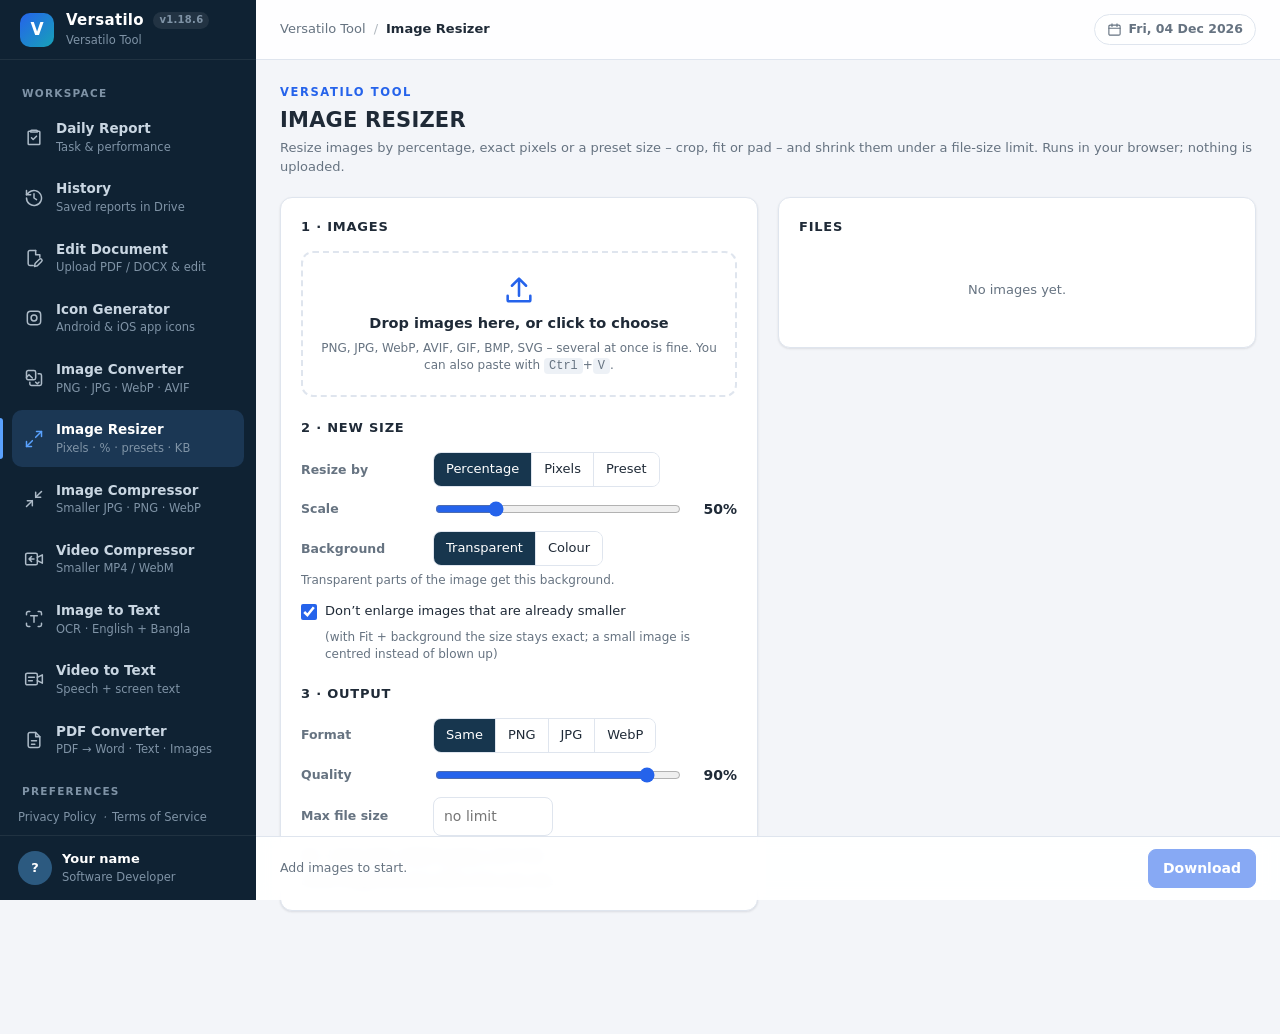
<file: resize.html>
<!doctype html>
<html lang="en">
<head>
<meta charset="utf-8">
<meta name="viewport" content="width=device-width, initial-scale=1">
<title>Image Resizer · Versatilo Tool</title>
<link rel="icon" type="image/svg+xml" href="favicon.svg">
<script>/* apply the saved theme before first paint (no flash) */try{const t=localStorage.getItem('versatilo-theme');if(t)document.documentElement.dataset.theme=t;}catch{}</script>
<!-- Version + asset loader: js/version.js is the only place the version is set -->
<script>document.write('<script src="js/version.js?t=' + Date.now() + '"><\/script>');</script>
<script>loadAssets([
  'css/base.css', 'css/layout.css', 'css/components.css', 'css/icons.css', 'css/convert.css', 'css/print.css',
  'js/layout.js',
]);</script>
</head>
<body>
<div class="app">
<script>Layout.sidebar('resize');</script>

  <!-- ===== Main area ===== -->
  <div class="main">
<script>Layout.topbar('resize');</script>

    <div class="wrap">
      <header class="doc">
        <h1>VERSATILO TOOL</h1>
        <h2>IMAGE RESIZER</h2>
        <p>Resize images by percentage, exact pixels or a preset size – crop, fit or pad – and shrink them under a file-size limit. Runs in your browser; nothing is uploaded.</p>
      </header>

      <div class="ic-grid">
        <!-- ----- Controls ----- -->
        <section class="card ic-ctrl">
          <h3>1 · IMAGES</h3>
          <label class="drop ic-drop" id="cvDrop" for="cvFile">
            <svg viewBox="0 0 24 24" aria-hidden="true"><path d="M12 16V4M7 9l5-5 5 5"/><path d="M4 16v3a1 1 0 0 0 1 1h14a1 1 0 0 0 1-1v-3"/></svg>
            <b>Drop images here, or click to choose</b>
            <small>PNG, JPG, WebP, AVIF, GIF, BMP, SVG – several at once is fine. You can also paste with <kbd>Ctrl</kbd>+<kbd>V</kbd>.</small>
          </label>
          <input type="file" id="cvFile" accept="image/*,.svg,.ico,.avif,.bmp" multiple hidden>

          <h3 class="ic-h">2 · NEW SIZE</h3>
          <div class="ic-row">
            <span class="ic-lbl">Resize by</span>
            <div class="seg" id="rzMode" role="group" aria-label="Resize by">
              <button type="button" data-v="percent" aria-pressed="true">Percentage</button><button type="button" data-v="px" aria-pressed="false">Pixels</button><button type="button" data-v="preset" aria-pressed="false">Preset</button>
            </div>
          </div>
          <div class="ic-row" data-mode="percent">
            <label class="ic-lbl" for="rzPct">Scale</label>
            <input type="range" id="rzPct" min="5" max="200" step="5" value="50">
            <output id="rzPctOut" for="rzPct">50%</output>
          </div>
          <div class="ic-row" data-mode="preset">
            <label class="ic-lbl" for="rzPreset">Preset</label>
            <select id="rzPreset" class="rz-sel"></select>
          </div>
          <div class="ic-row" data-mode="px">
            <span class="ic-lbl">Width × height</span>
            <div class="rz-wh">
              <input type="number" id="rzW" min="1" step="1" placeholder="auto" class="cv-num" aria-label="Width in pixels">
              <button type="button" id="rzLock" class="rz-lock" aria-pressed="false" title="Keep aspect ratio – the other side is calculated">
                <svg viewBox="0 0 24 24" aria-hidden="true"><path d="M10 13a5 5 0 0 0 7.5.5l3-3a5 5 0 0 0-7-7l-1.7 1.7"/><path d="M14 11a5 5 0 0 0-7.5-.5l-3 3a5 5 0 0 0 7 7l1.7-1.7"/></svg>
                <span>Keep ratio</span>
              </button>
              <input type="number" id="rzH" min="1" step="1" placeholder="auto" class="cv-num" aria-label="Height in pixels">
              <small class="cv-note">px</small>
            </div>
          </div>
          <div class="ic-row" data-mode="px preset" id="rzFitRow">
            <span class="ic-lbl">Fit</span>
            <div class="seg" id="rzFit" role="group" aria-label="How to fit the new size">
              <button type="button" data-v="pad" aria-pressed="true">Fit + background</button><button type="button" data-v="cover" aria-pressed="false">Crop to fill</button><button type="button" data-v="stretch" aria-pressed="false">Stretch</button>
            </div>
          </div>
          <div class="ic-row" id="rzBgRow">
            <span class="ic-lbl">Background</span>
            <div class="seg" id="rzBgMode" role="group" aria-label="Background">
              <button type="button" data-v="transparent" aria-pressed="true">Transparent</button><button type="button" data-v="color" aria-pressed="false">Colour</button>
            </div>
            <div class="ic-colors" id="rzBgPick">
              <input type="color" id="rzBg" value="#ffffff" aria-label="Background colour">
              <div class="ic-sw" id="rzSwatches" aria-label="Preset colours"></div>
            </div>
          </div>
          <div class="hint rz-bgnote" id="rzBgNote"></div>
          <label class="ic-check"><input type="checkbox" id="rzNoUp" checked> Don’t enlarge images that are already smaller <small class="cv-note">(with Fit + background the size stays exact; a small image is centred instead of blown up)</small></label>

          <h3 class="ic-h">3 · OUTPUT</h3>
          <div class="ic-row">
            <span class="ic-lbl">Format</span>
            <div class="seg" id="rzFmt" role="group" aria-label="Output format">
              <button type="button" data-v="same" aria-pressed="true">Same</button><button type="button" data-v="png" aria-pressed="false">PNG</button><button type="button" data-v="jpeg" aria-pressed="false">JPG</button><button type="button" data-v="webp" aria-pressed="false">WebP</button>
            </div>
          </div>
          <div class="ic-row" id="rzQRow">
            <label class="ic-lbl" for="rzQ">Quality</label>
            <input type="range" id="rzQ" min="10" max="100" value="90">
            <output id="rzQOut" for="rzQ">90%</output>
          </div>
          <div class="ic-row" id="rzKbRow">
            <label class="ic-lbl" for="rzKb">Max file size</label>
            <input type="number" id="rzKb" min="1" step="1" placeholder="no limit" class="cv-num">
            <small class="cv-note">KB · lowers JPG / WebP quality until it fits</small>
          </div>
          <div class="hint" id="cvNote"></div>
        </section>

        <!-- ----- Files ----- -->
        <section class="card ic-prev">
          <div class="cv-head"><h3>FILES</h3><button type="button" id="cvClear" hidden>Clear all</button></div>
          <ul class="cv-list" id="cvList"></ul>
          <div class="cv-empty" id="cvEmpty">No images yet.</div>
        </section>
      </div>
    </div>

    <div class="toolbar">
      <span class="status" id="status" role="status" aria-live="polite" data-idle="Add images to start.">Add images to start.</span>
      <button type="button" class="primary" id="cvSave" disabled>Download</button>
    </div>
  </div>
</div>

<script>Layout.dialogs();</script>

<!-- Scripts: classic scripts share one global scope, so the order matters -->
<script>
loadAssets([
  'js/common.js', 'js/docx-builder.js', 'js/gemini.js', 'js/github.js', 'js/ui.js',
  'js/img-resize.js', 'js/shell.js',
]);
</script>
</body>
</html>
</file>
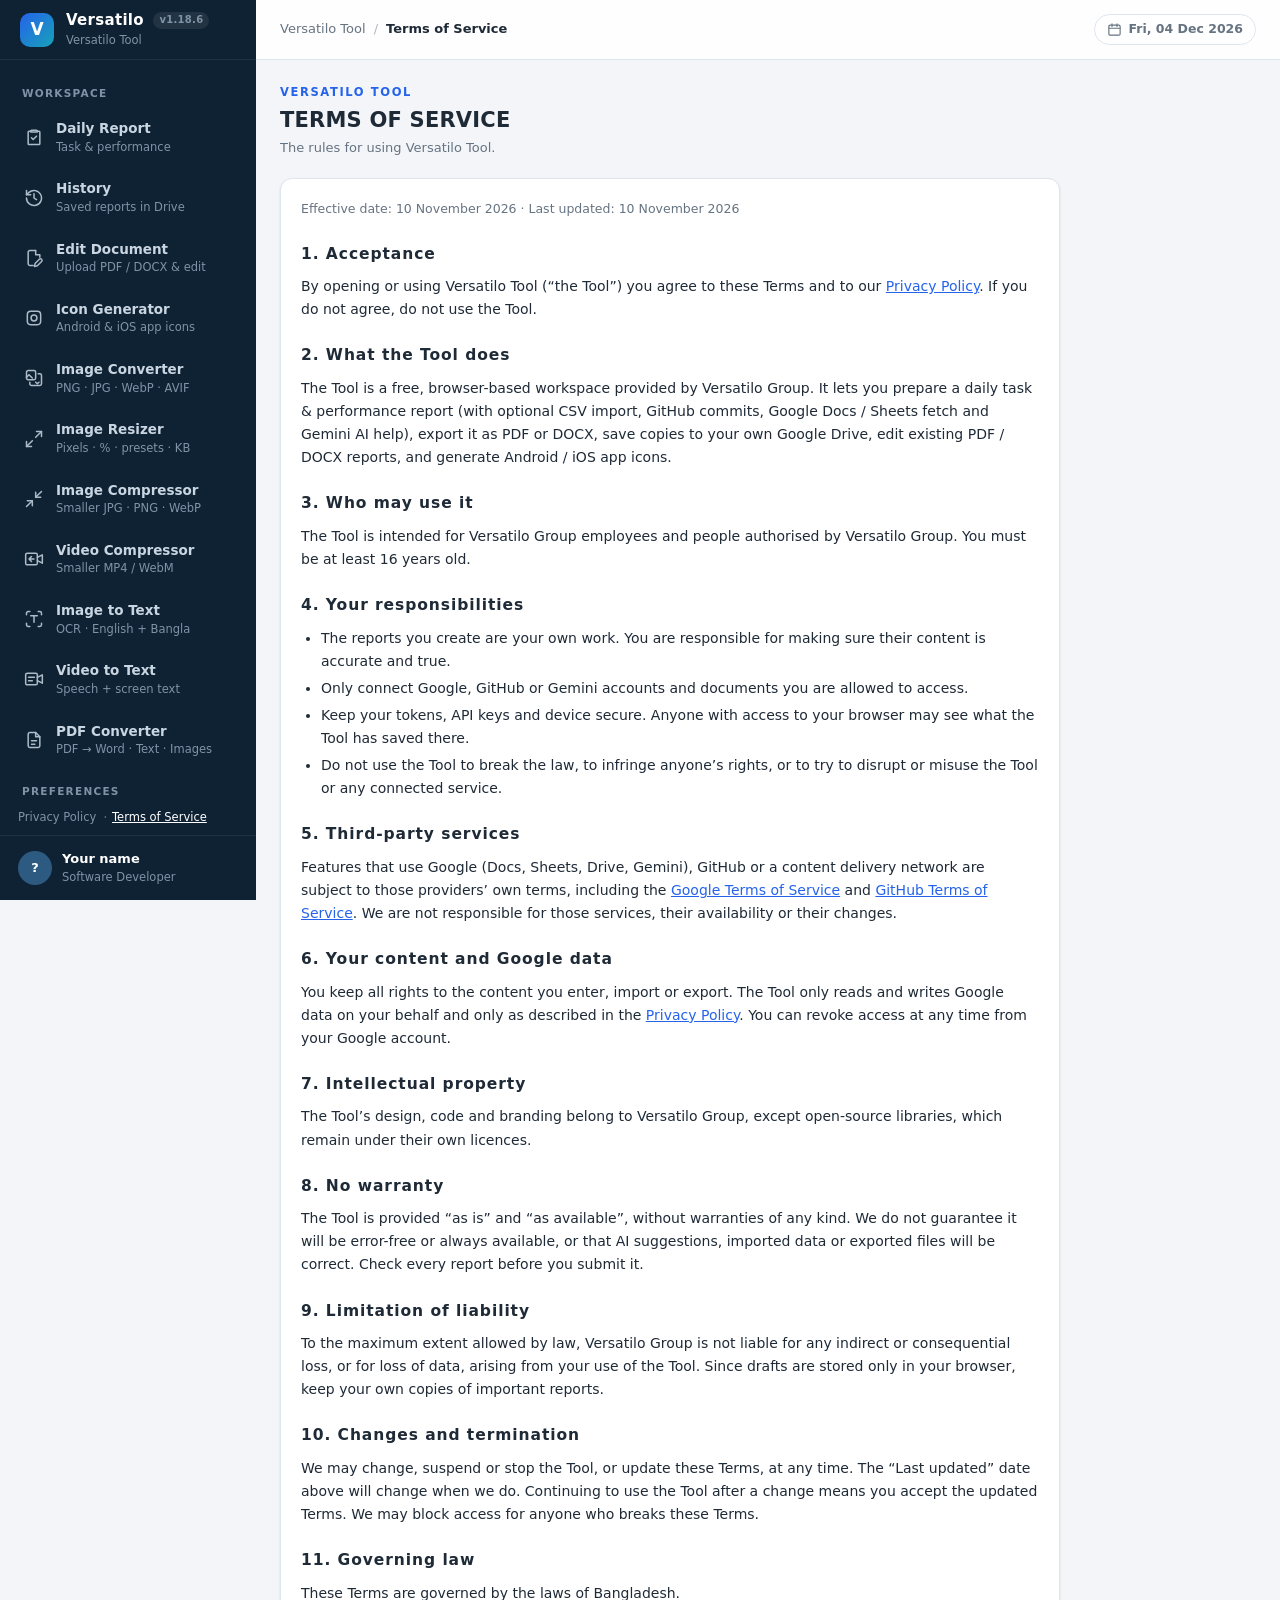
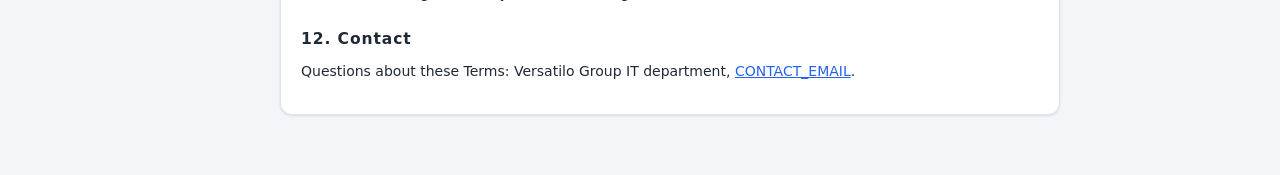
<file: service.html>
<!doctype html>
<html lang="en">
<head>
<meta charset="utf-8">
<meta name="viewport" content="width=device-width, initial-scale=1">
<title>Terms of Service · Versatilo Tool</title>
<meta name="description" content="Terms for using Versatilo Tool.">
<link rel="icon" type="image/svg+xml" href="favicon.svg">
<script>/* apply the saved theme before first paint (no flash) */try{const t=localStorage.getItem('versatilo-theme');if(t)document.documentElement.dataset.theme=t;}catch{}</script>
<!-- Version + asset loader: js/version.js is the only place the version is set -->
<script>document.write('<script src="js/version.js?t=' + Date.now() + '"><\/script>');</script>
<script>loadAssets([
  'css/base.css', 'css/layout.css', 'css/components.css',
  'js/layout.js',
]);</script>
</head>
<body>
<div class="app">
<script>Layout.sidebar('service');</script>

  <!-- ===== Main area ===== -->
  <div class="main">
<script>Layout.topbar('service');</script>

    <div class="wrap">
      <header class="doc">
        <h1>VERSATILO TOOL</h1>
        <h2>TERMS OF SERVICE</h2>
        <p>The rules for using Versatilo Tool.</p>
      </header>

      <section class="card legal">
        <p class="meta">Effective date: 10 November 2026 · Last updated: 10 November 2026</p>

        <h3>1. Acceptance</h3>
        <p>By opening or using Versatilo Tool (“the Tool”) you agree to these Terms and to our <a href="policy.html">Privacy Policy</a>. If you do not agree, do not use the Tool.</p>

        <h3>2. What the Tool does</h3>
        <p>The Tool is a free, browser-based workspace provided by Versatilo Group. It lets you prepare a daily task &amp; performance report (with optional CSV import, GitHub commits, Google Docs / Sheets fetch and Gemini AI help), export it as PDF or DOCX, save copies to your own Google Drive, edit existing PDF / DOCX reports, and generate Android / iOS app icons.</p>

        <h3>3. Who may use it</h3>
        <p>The Tool is intended for Versatilo Group employees and people authorised by Versatilo Group. You must be at least 16 years old.</p>

        <h3>4. Your responsibilities</h3>
        <ul>
          <li>The reports you create are your own work. You are responsible for making sure their content is accurate and true.</li>
          <li>Only connect Google, GitHub or Gemini accounts and documents you are allowed to access.</li>
          <li>Keep your tokens, API keys and device secure. Anyone with access to your browser may see what the Tool has saved there.</li>
          <li>Do not use the Tool to break the law, to infringe anyone’s rights, or to try to disrupt or misuse the Tool or any connected service.</li>
        </ul>

        <h3>5. Third-party services</h3>
        <p>Features that use Google (Docs, Sheets, Drive, Gemini), GitHub or a content delivery network are subject to those providers’ own terms, including the <a href="https://policies.google.com/terms" target="_blank" rel="noopener">Google Terms of Service</a> and <a href="https://docs.github.com/site-policy/github-terms/github-terms-of-service" target="_blank" rel="noopener">GitHub Terms of Service</a>. We are not responsible for those services, their availability or their changes.</p>

        <h3>6. Your content and Google data</h3>
        <p>You keep all rights to the content you enter, import or export. The Tool only reads and writes Google data on your behalf and only as described in the <a href="policy.html">Privacy Policy</a>. You can revoke access at any time from your Google account.</p>

        <h3>7. Intellectual property</h3>
        <p>The Tool’s design, code and branding belong to Versatilo Group, except open-source libraries, which remain under their own licences.</p>

        <h3>8. No warranty</h3>
        <p>The Tool is provided “as is” and “as available”, without warranties of any kind. We do not guarantee it will be error-free or always available, or that AI suggestions, imported data or exported files will be correct. Check every report before you submit it.</p>

        <h3>9. Limitation of liability</h3>
        <p>To the maximum extent allowed by law, Versatilo Group is not liable for any indirect or consequential loss, or for loss of data, arising from your use of the Tool. Since drafts are stored only in your browser, keep your own copies of important reports.</p>

        <h3>10. Changes and termination</h3>
        <p>We may change, suspend or stop the Tool, or update these Terms, at any time. The “Last updated” date above will change when we do. Continuing to use the Tool after a change means you accept the updated Terms. We may block access for anyone who breaks these Terms.</p>

        <h3>11. Governing law</h3>
        <p>These Terms are governed by the laws of Bangladesh.</p>

        <h3>12. Contact</h3>
        <p>Questions about these Terms: Versatilo Group IT department, <a href="mailto:CONTACT_EMAIL">CONTACT_EMAIL</a>.</p>
      </section>
    </div>
  </div>
</div>

<script>Layout.dialogs();</script>

<!-- Scripts: classic scripts share one global scope, so the order matters -->
<script>
loadAssets([
  'js/common.js', 'js/docx-builder.js', 'js/gemini.js', 'js/github.js', 'js/google-auth.js', 'js/drive.js', 'js/ui.js',
  'js/shell.js',
]);
</script>
</body>
</html>
</file>
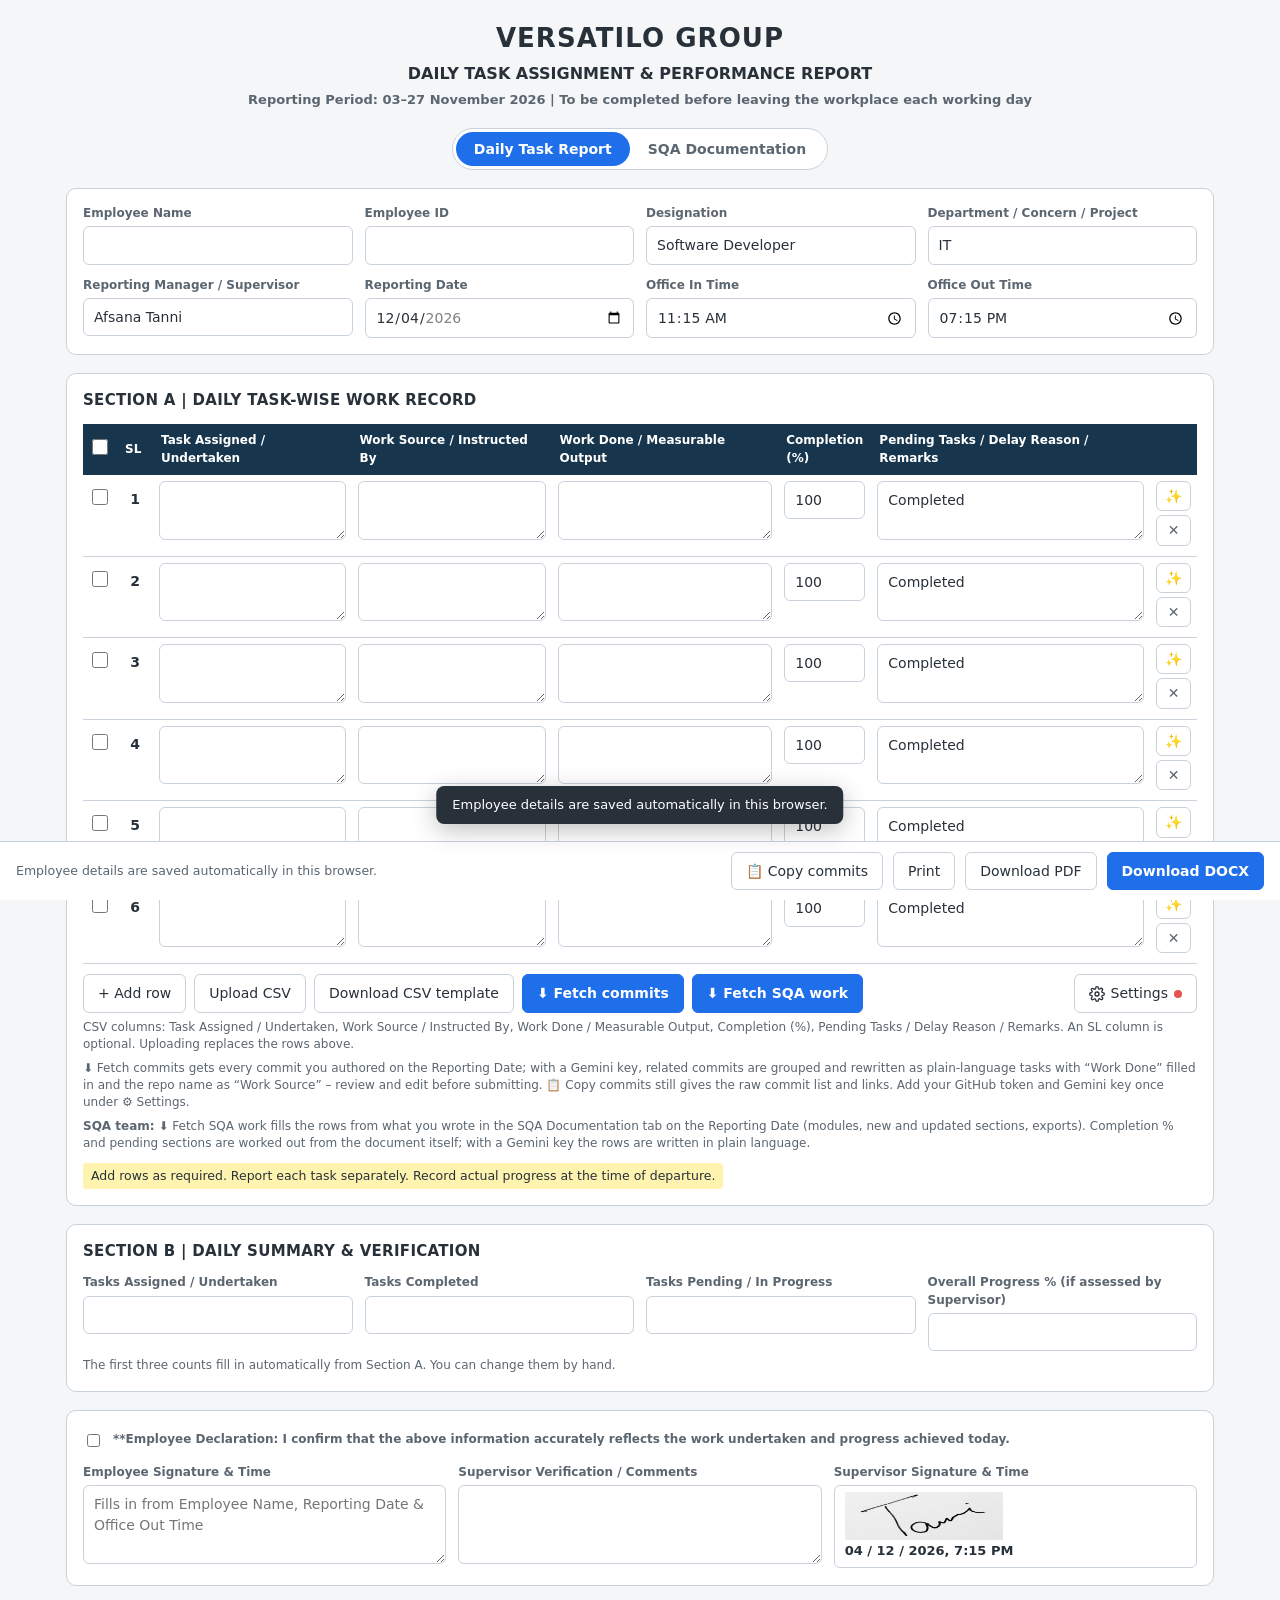
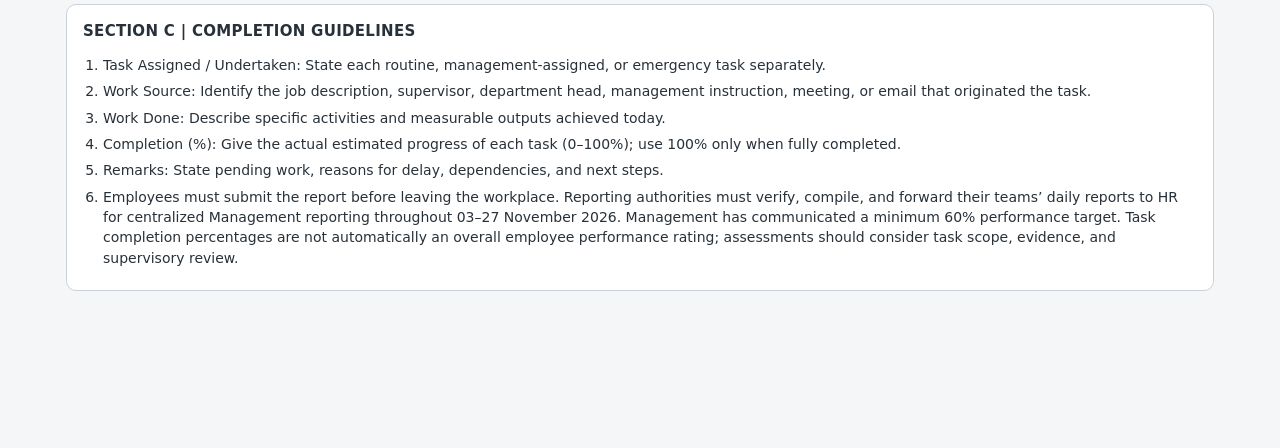
<file: task_form.html>
<!doctype html>
<html lang="en">
<head>
<meta charset="utf-8">
<meta name="viewport" content="width=device-width, initial-scale=1">
<title>Daily Task Report</title>
<style>
  :root{
    --brand:#17364E; --ink:#283139; --bg:#f4f6f8; --card:#ffffff; --line:#c9d2db;
    --muted:#5b6670; --accent:#1f6feb; --field:#ffffff; --hl:#fff3b0;
  }
  @media (prefers-color-scheme: dark){
    :root:not([data-theme="light"]){
      --brand:#2c5a80; --ink:#e3e8ee; --bg:#12171c; --card:#1b2229; --line:#34404c;
      --muted:#9aa6b2; --accent:#5aa2ff; --field:#141a20; --hl:#4a4320;
    }
  }
  :root[data-theme="dark"]{
    --brand:#2c5a80; --ink:#e3e8ee; --bg:#12171c; --card:#1b2229; --line:#34404c;
    --muted:#9aa6b2; --accent:#5aa2ff; --field:#141a20; --hl:#4a4320;
  }
  *{box-sizing:border-box}
  body{margin:0;background:var(--bg);color:var(--ink);font:14px/1.45 system-ui,-apple-system,"Segoe UI",Roboto,sans-serif}
  .wrap{max-width:1180px;margin:0 auto;padding:20px 16px 80px}
  header.doc{text-align:center;margin-bottom:18px}
  header.doc h1{margin:0;font-size:26px;letter-spacing:.04em;color:var(--ink)}
  header.doc h2{margin:4px 0 6px;font-size:16px;font-weight:700}
  header.doc p{margin:0;color:var(--muted);font-weight:600;font-size:13px}
  .card{background:var(--card);border:1px solid var(--line);border-radius:10px;padding:16px;margin-bottom:18px}
  h3{margin:0 0 12px;font-size:15px;letter-spacing:.02em}
  .grid4{display:grid;grid-template-columns:repeat(4,1fr);gap:12px}
  .grid3{display:grid;grid-template-columns:repeat(3,1fr);gap:12px}
  @media (max-width:820px){.grid4,.grid3{grid-template-columns:1fr 1fr}}
  @media (max-width:520px){.grid4,.grid3{grid-template-columns:1fr}}
  label{display:block;font-size:12px;font-weight:600;color:var(--muted);margin-bottom:4px}
  input,textarea{width:100%;padding:8px 10px;border:1px solid var(--line);border-radius:6px;background:var(--field);color:var(--ink);font:inherit}
  textarea{resize:vertical;min-height:38px}
  input:focus,textarea:focus{outline:2px solid var(--accent);outline-offset:-1px;border-color:transparent}
  input[readonly],textarea[readonly]{background:transparent;color:var(--muted);cursor:default}
  .tbl{width:100%;overflow-x:auto}
  table{width:100%;border-collapse:collapse;min-width:860px}
  th{background:var(--brand);color:#fff;text-align:left;font-size:12px;padding:8px;font-weight:600}
  td{border-bottom:1px solid var(--line);padding:6px;vertical-align:top}
  td.sl{width:36px;text-align:center;font-weight:600;padding-top:14px}
  td.pct{width:92px}
  td.act{width:44px;text-align:center}
  th.pick,td.pick{width:34px;text-align:center}
  td.pick{padding-top:14px}
  th.pick input,td.pick input{width:16px;height:16px;margin:0;cursor:pointer;accent-color:var(--accent)}
  tr.picked td{background:color-mix(in srgb,var(--accent) 10%,transparent)}
  button.danger{border-color:#e5534b;color:#e5534b}
  button.danger:hover{background:#e5534b;color:#fff}
  button[hidden]{display:none}
  td.act .icon{display:block;width:100%;margin-bottom:4px}
  .gear{margin-left:auto;display:inline-flex;align-items:center;gap:6px}
  .gear svg{width:16px;height:16px;transition:transform .4s}
  .gear:hover svg{transform:rotate(60deg)}
  .gear .dot{width:8px;height:8px;border-radius:50%;background:#e5534b;display:none}
  .gear.missing .dot{display:inline-block}
  dialog.settings{border:1px solid var(--line);border-radius:14px;padding:0;background:var(--card);color:var(--ink);width:min(560px,calc(100vw - 32px));box-shadow:0 20px 60px rgba(0,0,0,.35)}
  dialog.settings::backdrop{background:rgba(10,16,22,.55);backdrop-filter:blur(2px)}
  dialog.settings[open]{animation:pop .18s ease-out}
  @keyframes pop{from{opacity:0;transform:translateY(8px) scale(.98)}to{opacity:1;transform:none}}
  .set-head{display:flex;align-items:center;justify-content:space-between;padding:14px 18px;border-bottom:1px solid var(--line)}
  .set-head h3{margin:0;font-size:16px}
  .set-head button{border:0;background:transparent;font-size:20px;line-height:1;padding:4px 8px;color:var(--muted)}
  .set-body{padding:6px 18px 4px;max-height:70vh;overflow:auto}
  .set-sec{padding:14px 0;border-bottom:1px dashed var(--line)}
  .set-sec:last-child{border-bottom:0}
  .set-sec h4{margin:0 0 10px;font-size:13.5px;display:flex;align-items:center;gap:8px}
  .set-sec h4 svg{width:18px;height:18px}
  .set-sec > div{margin-bottom:10px}
  .set-btns{display:flex;gap:8px;justify-content:flex-end}
  .set-foot{display:flex;align-items:center;gap:10px;padding:12px 18px;border-top:1px solid var(--line)}
  .set-foot .msg{margin-right:auto;font-size:12.5px;color:var(--muted)}
  button:disabled{opacity:.55;cursor:wait}
  /* Loading spinner while Copy / Fetch commits / Gemini / PDF are working */
  @keyframes spin{to{transform:rotate(360deg)}}
  button.busy:disabled{opacity:.9}
  button.busy::before,.status.busy::before{content:"";display:inline-block;width:12px;height:12px;margin-right:7px;vertical-align:-2px;border:2px solid currentColor;border-right-color:transparent;border-radius:50%;animation:spin .7s linear infinite}
  button.icon.busy{font-size:0;padding:6px 9px}
  button.icon.busy::before{margin:0;color:var(--accent)}
  .status.busy::before{color:var(--accent)}
  @media (prefers-reduced-motion:reduce){button.busy::before,.status.busy::before{animation-duration:1.6s}}
  .note{background:var(--hl);display:inline-block;padding:4px 8px;border-radius:4px;font-size:12.5px;margin-top:10px}
  .row-btns{display:flex;gap:8px;margin-top:10px;flex-wrap:wrap}
  button{font:inherit;cursor:pointer;border-radius:6px;border:1px solid var(--line);background:var(--card);color:var(--ink);padding:8px 14px}
  button.primary{background:var(--accent);border-color:var(--accent);color:#fff;font-weight:600}
  button.icon{padding:4px 8px;color:var(--muted)}
  .decl{display:flex;gap:10px;align-items:flex-start;font-weight:600;margin:4px 0 14px}
  .decl input{width:auto;margin-top:3px}
  ol{margin:0;padding-left:20px}
  ol li{margin-bottom:6px}
  .toolbar{position:sticky;bottom:0;background:var(--card);border-top:1px solid var(--line);padding:10px 16px;display:flex;gap:10px;justify-content:flex-end;flex-wrap:wrap;z-index:5}
  .status{margin-right:auto;color:var(--muted);font-size:12.5px;align-self:center}
  .toast{position:fixed;left:50%;bottom:76px;transform:translate(-50%,12px);max-width:min(560px,calc(100vw - 32px));background:var(--ink);color:var(--card);font-size:13px;line-height:1.4;padding:10px 16px;border-radius:8px;box-shadow:0 6px 24px rgba(0,0,0,.25);opacity:0;pointer-events:none;transition:opacity .2s,transform .2s;z-index:20;text-align:center}
  .toast.show{opacity:1;transform:translate(-50%,0)}
  .toast:empty{display:none}
  .undo{position:fixed;left:50%;bottom:76px;transform:translate(-50%,12px);display:flex;align-items:center;gap:14px;max-width:min(560px,calc(100vw - 32px));background:var(--ink);color:var(--card);font-size:13px;padding:8px 8px 8px 16px;border-radius:8px;box-shadow:0 6px 24px rgba(0,0,0,.25);opacity:0;pointer-events:none;transition:opacity .2s,transform .2s;z-index:21}
  .undo.show{opacity:1;transform:translate(-50%,0);pointer-events:auto}
  .undo.show ~ .toast{visibility:hidden}
  .undo button{background:transparent;border:0;color:var(--accent);font-weight:700;padding:6px 10px;text-transform:uppercase;letter-spacing:.04em}
  .undo button:hover{background:rgba(127,127,127,.18)}
  .hint{font-size:12px;color:var(--muted);margin-top:6px}
  .sigbox{border:1px solid var(--line);border-radius:6px;padding:6px 10px;min-height:76px;background:#fff;color:#283139;display:flex;flex-direction:column;align-items:flex-start;gap:2px}
  .sigbox img{height:48px;width:auto}
  .sigbox div{font-size:13px;font-weight:600}
  @media print{.toast,.toolbar,.row-btns,.row-btns + .hint,td.act,th.act,td.pick,th.pick,.undo{display:none}body{background:#fff}}

  /* ===== Mode switch: Daily Task Report | SQA Documentation ===== */
  .modes{display:flex;justify-content:center;margin:0 0 18px}
  .modes div{display:inline-flex;border:1px solid var(--line);border-radius:999px;padding:3px;background:var(--card)}
  .modes button{border:0;border-radius:999px;padding:7px 18px;background:transparent;color:var(--muted);font-weight:600}
  .modes button[aria-selected="true"]{background:var(--accent);color:#fff}
  body.docmode #reportView,body:not(.docmode) #docView{display:none}
  body.docmode .r-only,body:not(.docmode) .d-only{display:none}
  #docPrint{display:none}

  /* ===== SQA documentation editor ===== */
  .mtabs{display:flex;gap:6px;flex-wrap:wrap;border-bottom:1px solid var(--line);padding-bottom:10px;margin-bottom:14px}
  .mtabs button{border-radius:999px;padding:6px 14px;font-weight:600;max-width:240px;overflow:hidden;text-overflow:ellipsis;white-space:nowrap}
  .mtabs button[aria-selected="true"]{background:var(--brand);border-color:var(--brand);color:#fff}
  .mtabs .add{border-style:dashed;color:var(--accent)}
  .mbar{display:flex;gap:8px;flex-wrap:wrap;align-items:center;margin:12px 0}
  .mbar .sp{flex:1}
  .grid2{display:grid;grid-template-columns:1fr 1fr;gap:12px}
  @media (max-width:640px){.grid2{grid-template-columns:1fr}}
  .sec{border:1px solid var(--line);border-left:4px solid var(--accent);border-radius:8px;padding:12px;margin:12px 0;background:color-mix(in srgb,var(--bg) 45%,var(--card))}
  .sec-head{display:flex;gap:6px;align-items:flex-end;margin-bottom:8px}
  .sec-head > div{flex:1}
  .sec-head .icon{padding:7px 9px}
  .sec .grid2{margin-top:8px}
  .sec > div + div{margin-top:8px}
  textarea.pts,textarea.tblin{font-family:ui-monospace,SFMono-Regular,Menlo,Consolas,monospace;font-size:13px;tab-size:2}
  textarea.pts{min-height:120px}
  .seg{display:inline-flex;border:1px solid var(--line);border-radius:6px;overflow:hidden}
  .seg button{border:0;border-radius:0;padding:7px 12px}
  .seg button[aria-pressed="true"]{background:var(--brand);color:#fff}
  .empty{color:var(--muted);text-align:center;padding:28px 10px}
  .docprev{max-width:860px;margin:0 auto;padding:8px 4px;font-size:14.5px;line-height:1.55}
  .docprev h1{font-size:24px;margin:22px 0 8px;color:var(--ink);border-bottom:2px solid var(--accent);padding-bottom:6px}
  .docprev h2{font-size:18px;margin:20px 0 6px;color:var(--ink)}
  .docprev h3{font-size:15px;margin:14px 0 4px}
  .docprev p{margin:6px 0}
  .docprev ul{margin:4px 0;padding-left:24px}
  .docprev li{margin:2px 0}
  .docprev table{min-width:0;margin:10px 0;border:1px solid var(--line)}
  .docprev td{border:1px solid var(--line);padding:6px 8px}
  .docprev .cover{text-align:center;padding:20px 0 6px}
  .docprev .cover .t{font-size:28px;font-weight:700}
  .docprev .cover .s{font-size:16px;color:var(--muted);font-weight:600}
  .thumbs{display:flex;gap:8px;flex-wrap:wrap;margin-top:8px}
  .thumbs figure{margin:0;position:relative}
  .thumbs img{width:76px;height:76px;object-fit:cover;border-radius:6px;border:1px solid var(--line)}
  .thumbs button{position:absolute;top:-6px;right:-6px;width:22px;height:22px;padding:0;border-radius:50%;font-size:13px;line-height:1}
  .radios label{display:flex;gap:8px;align-items:center;font-size:13.5px;color:var(--ink);font-weight:500;margin:6px 0}
  .radios input{width:auto}
  @media print{
    body.docmode .wrap,body.docmode dialog{display:none}
    body.docmode #docPrint{display:block;color:#000}
    body.docmode #docPrint .docprev{max-width:none}
    body.docmode #docPrint h1{break-before:page;color:#17364E}
    body.docmode #docPrint table,body.docmode #docPrint td{border-color:#999}
  }
</style>
</head>
<body>
<div class="wrap">
  <header class="doc">
    <h1>VERSATILO GROUP</h1>
    <h2>DAILY TASK ASSIGNMENT &amp; PERFORMANCE REPORT</h2>
    <p id="docSub">Reporting Period: 03–27 November 2026 | To be completed before leaving the workplace each working day</p>
  </header>

  <nav class="modes"><div role="tablist" aria-label="Choose form">
    <button type="button" role="tab" id="modeReport" aria-selected="true">Daily Task Report</button>
    <button type="button" role="tab" id="modeDocs" aria-selected="false">SQA Documentation</button>
  </div></nav>

  <!-- ===== SQA documentation builder ===== -->
  <div id="docView">
    <section class="card">
      <h3>DOCUMENT DETAILS</h3>
      <div class="grid4">
        <div><label for="dProject">Project / Application</label><input id="dProject" data-d="project" placeholder="e.g. cGES Mobile Application"></div>
        <div><label for="dVersion">Version</label><input id="dVersion" data-d="version" placeholder="1.0"></div>
        <div><label for="dAuthor">Prepared by (SQA)</label><input id="dAuthor" data-d="author"></div>
        <div><label for="dDate">Date</label><input id="dDate" type="date" data-d="date"></div>
      </div>
      <div class="row-btns">
        <button type="button" id="dImport">Open JSON</button>
        <button type="button" id="dExport">Save as JSON</button>
        <input type="file" id="dImportFile" accept=".json,application/json" hidden>
        <button type="button" class="danger" id="dNew">New document</button>
        <button type="button" class="gear" id="dSettings" title="Gemini settings"><svg viewBox="0 0 24 24" fill="none" stroke="currentColor" stroke-width="2" stroke-linecap="round" stroke-linejoin="round"><circle cx="12" cy="12" r="3"/><path d="M19.4 15a1.7 1.7 0 0 0 .3 1.8l.1.1a2 2 0 1 1-2.8 2.8l-.1-.1a1.7 1.7 0 0 0-1.8-.3 1.7 1.7 0 0 0-1 1.5V21a2 2 0 1 1-4 0v-.1a1.7 1.7 0 0 0-1.1-1.5 1.7 1.7 0 0 0-1.8.3l-.1.1a2 2 0 1 1-2.8-2.8l.1-.1a1.7 1.7 0 0 0 .3-1.8 1.7 1.7 0 0 0-1.5-1H3a2 2 0 1 1 0-4h.1a1.7 1.7 0 0 0 1.5-1.1 1.7 1.7 0 0 0-.3-1.8l-.1-.1a2 2 0 1 1 2.8-2.8l.1.1a1.7 1.7 0 0 0 1.8.3H9a1.7 1.7 0 0 0 1-1.5V3a2 2 0 1 1 4 0v.1a1.7 1.7 0 0 0 1 1.5 1.7 1.7 0 0 0 1.8-.3l.1-.1a2 2 0 1 1 2.8 2.8l-.1.1a1.7 1.7 0 0 0-.3 1.8V9a1.7 1.7 0 0 0 1.5 1H21a2 2 0 1 1 0 4h-.1a1.7 1.7 0 0 0-1.5 1z"/></svg>Settings</button>
      </div>
      <div class="hint">Your document is saved automatically in this browser. Use “Save as JSON” to back it up or hand it to a teammate, who can continue with “Open JSON”.</div>
    </section>

    <section class="card">
      <div class="mtabs" id="mTabs" role="tablist" aria-label="Modules"></div>
      <div id="mEditor"></div>
    </section>

    <section class="card">
      <h3>HOW TO WRITE A MODULE</h3>
      <ol>
        <li><b>One module per screen or feature area</b> (Home Page, Attendance, Notification, Leave Management…). Each module becomes one chapter, like one tab in the Google Doc.</li>
        <li><b>Overview:</b> 1–3 sentences on what the module is for and how the user gets there.</li>
        <li><b>Sections</b> follow the screen from top to bottom: one section per card, banner, tab, form or list.</li>
        <li><b>Points:</b> one point per line. Indent with <kbd>Tab</kbd> (or two spaces) for a sub-point, <kbd>Shift</kbd>+<kbd>Tab</kbd> to go back. Write <code>Label: description</code> and the label is shown in bold. Start a line with <code>### </code> for a small sub-heading inside the section.</li>
        <li><b>Interaction:</b> what happens on tap or click – where it navigates, which modal opens, what gets filtered.</li>
        <li><b>Table</b> (optional) for color codes, status legends or field lists: one row per line, cells separated by <code>|</code>, first line is the header.</li>
        <li>Note permissions and rules too, e.g. “Only admins / HR can approve”. Fast start: ✨ <b>Draft with Gemini</b> turns rough notes or screenshots into a full module – review it before sharing.</li>
      </ol>
    </section>
  </div>

  <div id="reportView">
  <section class="card">
    <div class="grid4">
      <div><label for="empName">Employee Name</label><input id="empName" data-k="empName"></div>
      <div><label for="empId">Employee ID</label><input id="empId" data-k="empId"></div>
      <div><label for="designation">Designation</label><input id="designation" data-k="designation" value="Software Developer"></div>
      <div><label for="dept">Department / Concern / Project</label><input id="dept" data-k="dept" value="IT"></div>
      <div><label for="manager">Reporting Manager / Supervisor</label><input id="manager" data-k="manager" value="Afsana Tanni"></div>
      <div><label for="repDate">Reporting Date</label><input id="repDate" type="date" min="2026-11-03" max="2026-11-27" data-k="repDate"></div>
      <div><label for="inTime">Office In Time</label><input id="inTime" type="time" data-k="inTime"></div>
      <div><label for="outTime">Office Out Time</label><input id="outTime" type="time" data-k="outTime"></div>
    </div>
  </section>

  <section class="card">
    <h3>SECTION A | DAILY TASK-WISE WORK RECORD</h3>
    <div class="tbl">
      <table>
        <thead><tr>
          <th class="pick"><input type="checkbox" id="pickAll" title="Select all rows" aria-label="Select all rows"></th><th>SL</th><th>Task Assigned / Undertaken</th><th>Work Source / Instructed By</th>
          <th>Work Done / Measurable Output</th><th>Completion (%)</th>
          <th>Pending Tasks / Delay Reason / Remarks</th><th class="act"></th>
        </tr></thead>
        <tbody id="tasks"></tbody>
      </table>
    </div>
    <div class="row-btns">
      <button type="button" id="addRow">+ Add row</button>
      <button type="button" class="danger" id="delSel" hidden>🗑 Delete selected</button>
      <button type="button" id="csvBtn">Upload CSV</button>
      <button type="button" id="csvTpl">Download CSV template</button>
      <input type="file" id="csvFile" accept=".csv,text/csv" hidden>
      <button type="button" class="primary" id="ghFetch">⬇ Fetch commits</button>
      <button type="button" class="primary" id="sqaFetch" title="SQA team: fill the report from today's work in the SQA Documentation tab">⬇ Fetch SQA work</button>
      <button type="button" class="gear" id="setOpen" title="GitHub &amp; Gemini settings"><svg viewBox="0 0 24 24" fill="none" stroke="currentColor" stroke-width="2" stroke-linecap="round" stroke-linejoin="round"><circle cx="12" cy="12" r="3"/><path d="M19.4 15a1.7 1.7 0 0 0 .3 1.8l.1.1a2 2 0 1 1-2.8 2.8l-.1-.1a1.7 1.7 0 0 0-1.8-.3 1.7 1.7 0 0 0-1 1.5V21a2 2 0 1 1-4 0v-.1a1.7 1.7 0 0 0-1.1-1.5 1.7 1.7 0 0 0-1.8.3l-.1.1a2 2 0 1 1-2.8-2.8l.1-.1a1.7 1.7 0 0 0 .3-1.8 1.7 1.7 0 0 0-1.5-1H3a2 2 0 1 1 0-4h.1a1.7 1.7 0 0 0 1.5-1.1 1.7 1.7 0 0 0-.3-1.8l-.1-.1a2 2 0 1 1 2.8-2.8l.1.1a1.7 1.7 0 0 0 1.8.3H9a1.7 1.7 0 0 0 1-1.5V3a2 2 0 1 1 4 0v.1a1.7 1.7 0 0 0 1 1.5 1.7 1.7 0 0 0 1.8-.3l.1-.1a2 2 0 1 1 2.8 2.8l-.1.1a1.7 1.7 0 0 0-.3 1.8V9a1.7 1.7 0 0 0 1.5 1H21a2 2 0 1 1 0 4h-.1a1.7 1.7 0 0 0-1.5 1z"/></svg>Settings<span class="dot"></span></button>
    </div>
    <div class="hint">CSV columns: Task Assigned / Undertaken, Work Source / Instructed By, Work Done / Measurable Output, Completion (%), Pending Tasks / Delay Reason / Remarks. An SL column is optional. Uploading replaces the rows above.</div>
    <div class="hint">⬇ Fetch commits gets every commit you authored on the Reporting Date; with a Gemini key, related commits are grouped and rewritten as plain-language tasks with “Work Done” filled in and the repo name as “Work Source” – review and edit before submitting. 📋 Copy commits still gives the raw commit list and links. Add your GitHub token and Gemini key once under ⚙ Settings.</div>
    <div class="hint"><b>SQA team:</b> ⬇ Fetch SQA work fills the rows from what you wrote in the SQA Documentation tab on the Reporting Date (modules, new and updated sections, exports). Completion % and pending sections are worked out from the document itself; with a Gemini key the rows are written in plain language.</div>
    <div class="note">Add rows as required. Report each task separately. Record actual progress at the time of departure.</div>
  </section>

  <section class="card">
    <h3>SECTION B | DAILY SUMMARY &amp; VERIFICATION</h3>
    <div class="grid4">
      <div><label for="sAssigned">Tasks Assigned / Undertaken</label><input id="sAssigned" type="number" min="0" data-k="sAssigned"></div>
      <div><label for="sDone">Tasks Completed</label><input id="sDone" type="number" min="0" data-k="sDone"></div>
      <div><label for="sPending">Tasks Pending / In Progress</label><input id="sPending" type="number" min="0" data-k="sPending"></div>
      <div><label for="sOverall">Overall Progress % (if assessed by Supervisor)</label><input id="sOverall" type="number" min="0" max="100" data-k="sOverall"></div>
    </div>
    <div class="hint">The first three counts fill in automatically from Section A. You can change them by hand.</div>
  </section>

  <section class="card">
    <label class="decl"><input type="checkbox" id="declare" data-k="declare">
      <span>**Employee Declaration: I confirm that the above information accurately reflects the work undertaken and progress achieved today.</span></label>
    <div class="grid3">
      <div><label for="empSign">Employee Signature &amp; Time</label><textarea id="empSign" rows="3" data-k="empSign" readonly tabindex="-1" placeholder="Fills in from Employee Name, Reporting Date &amp; Office Out Time"></textarea></div>
      <div><label for="supComments">Supervisor Verification / Comments</label><textarea id="supComments" rows="3" data-k="supComments"></textarea></div>
      <div><label>Supervisor Signature &amp; Time</label><div class="sigbox"><img id="supSignImg" alt="Supervisor signature"><div id="supSignDate"></div></div></div>
    </div>
  </section>

  <section class="card">
    <h3>SECTION C | COMPLETION GUIDELINES</h3>
    <ol id="guides">
      <li>Task Assigned / Undertaken: State each routine, management-assigned, or emergency task separately.</li>
      <li>Work Source: Identify the job description, supervisor, department head, management instruction, meeting, or email that originated the task.</li>
      <li>Work Done: Describe specific activities and measurable outputs achieved today.</li>
      <li>Completion (%): Give the actual estimated progress of each task (0–100%); use 100% only when fully completed.</li>
      <li>Remarks: State pending work, reasons for delay, dependencies, and next steps.</li>
      <li>Employees must submit the report before leaving the workplace. Reporting authorities must verify, compile, and forward their teams’ daily reports to HR for centralized Management reporting throughout 03–27 November 2026. Management has communicated a minimum 60% performance target. Task completion percentages are not automatically an overall employee performance rating; assessments should consider task scope, evidence, and supervisory review.</li>
    </ol>
  </section>
  </div><!-- /reportView -->
</div>
<div id="docPrint"></div>

<dialog class="settings" id="aiDoc" aria-labelledby="aiDocTitle">
  <div class="set-head"><h3 id="aiDocTitle">✨ Draft with Gemini</h3><button type="button" id="aiDocClose" aria-label="Close">×</button></div>
  <div class="set-body">
    <div class="set-sec">
      <div><label for="aiNotes">Rough notes (any style, any order – Gemini writes them up in English)</label>
        <textarea id="aiNotes" rows="8" placeholder="e.g. Home page after login: date + live clock at top, shift status. Two cards: In Office / Outside Office. In Office shows HR notice carousel (tap → Announcements), leave balance banner (tap → Leave Management), verified office network, check-in card (tap opens detail modal)…"></textarea></div>
      <div><label for="aiShots">Screenshots (optional, up to 8)</label><input id="aiShots" type="file" accept="image/*" multiple>
        <div class="thumbs" id="aiThumbs"></div></div>
      <div class="radios" role="radiogroup" aria-label="Where to put the result">
        <label><input type="radio" name="aiMode" value="new" checked> Add as new module(s)</label>
        <label><input type="radio" name="aiMode" value="rewrite"> Rewrite the current module (keeps what is already written and adds the notes)</label>
      </div>
      <div class="hint">Gemini only uses what is in your notes and screenshots. Always check the result against the app before sharing.</div>
    </div>
  </div>
  <div class="set-foot"><span class="msg" id="aiDocMsg">Uses the Gemini key from ⚙ Settings.</span><button type="button" id="aiDocCancel">Cancel</button><button type="button" class="primary" id="aiDocGo">Generate</button></div>
</dialog>

<dialog class="settings" id="settings" aria-labelledby="setTitle">
  <div class="set-head"><h3 id="setTitle">Settings</h3><button type="button" id="setClose" aria-label="Close">×</button></div>
  <div class="set-body">
    <div class="set-sec">
      <h4><svg viewBox="0 0 24 24" fill="currentColor"><path d="M12 .5a11.5 11.5 0 0 0-3.6 22.4c.6.1.8-.3.8-.6v-2c-3.2.7-3.9-1.5-3.9-1.5-.5-1.3-1.3-1.7-1.3-1.7-1-.7.1-.7.1-.7 1.2.1 1.8 1.2 1.8 1.2 1 1.8 2.8 1.3 3.5 1 .1-.8.4-1.3.7-1.6-2.6-.3-5.3-1.3-5.3-5.7 0-1.3.5-2.3 1.2-3.1-.1-.3-.5-1.5.1-3.2 0 0 1-.3 3.3 1.2a11.4 11.4 0 0 1 6 0C17.6 4.7 18.6 5 18.6 5c.6 1.7.2 2.9.1 3.2.8.8 1.2 1.8 1.2 3.1 0 4.4-2.7 5.4-5.3 5.7.4.4.8 1.1.8 2.2v3.2c0 .3.2.7.8.6A11.5 11.5 0 0 0 12 .5z"/></svg>GitHub</h4>
      <div><label for="ghUser">GitHub username</label><input id="ghUser" autocomplete="off" placeholder="optional – read from token"></div>
      <div><label for="ghToken">GitHub token (<a href="https://github.com/settings/tokens/new?scopes=repo&amp;description=Daily%20Task%20Report" target="_blank" rel="noopener">create one</a> – needs <b>repo</b> scope for private repos)</label><input id="ghToken" type="password" autocomplete="off" placeholder="ghp_… – kept only in this browser"></div>
      <div class="hint">All repos the token can see, commits from every branch; merge commits skipped, duplicates removed. Without a token only each repo’s default branch is searched.</div>
      <div class="set-btns"><button type="button" id="ghClear">Forget</button><button type="button" class="primary" id="ghSave">Save</button></div>
    </div>
    <div class="set-sec">
      <h4><svg viewBox="0 0 24 24" fill="currentColor"><path d="M12 1c.6 5.6 5.4 10.4 11 11-5.6.6-10.4 5.4-11 11-.6-5.6-5.4-10.4-11-11 5.6-.6 10.4-5.4 11-11z"/></svg>Google Gemini</h4>
      <div><label for="aiKey">Gemini API key (free: <a href="https://aistudio.google.com/apikey" target="_blank" rel="noopener">aistudio.google.com/apikey</a>)</label><input id="aiKey" type="password" autocomplete="off" placeholder="Paste your key once – it is kept only in this browser"></div>
      <div class="set-btns"><button type="button" id="aiClear">Forget key</button><button type="button" class="primary" id="aiSave">Save key</button></div>
    </div>
  </div>
  <div class="set-foot"><span class="msg" id="setMsg">Saved only in this browser.</span><button type="button" id="setDone">Done</button></div>
</dialog>

<div class="undo" id="undoBar" role="status" aria-live="polite"><span id="undoMsg"></span><button type="button" id="undoBtn">↶ Undo</button></div>
<div class="toast" id="toast" aria-hidden="true"></div>
<div class="toolbar">
  <span class="status" id="status" role="status" aria-live="polite">Employee details are saved automatically in this browser.</span>
  <button type="button" class="r-only" id="ghCopy" title="Copy today's GitHub projects, commit names and links">📋 Copy commits</button>
  <button type="button" class="r-only" id="printBtn">Print</button>
  <button type="button" class="r-only" id="pdfBtn">Download PDF</button>
  <button type="button" class="primary r-only" id="docxBtn">Download DOCX</button>
  <button type="button" class="d-only" id="dPrint" title="Print, or choose “Save as PDF” in the print dialog">Print / PDF</button>
  <button type="button" class="d-only" id="dCopyMod" title="Copy the open module with headings, bullets and tables – paste into a Google Docs tab">📋 Copy module</button>
  <button type="button" class="d-only" id="dCopyAll" title="Copy the whole document – paste into Google Docs">📋 Copy all</button>
  <button type="button" class="primary d-only" id="dDocx">Download DOCX</button>
</div>

<script>
/* ===== Supervisor signature (embedded from sign.jpeg) ===== */
const SIGN_B64 = '/9j/4AAQSkZJRgABAQAAAQABAAD/[base64]/2wBDAAMCAgICAgMCAgIDAwMDBAYEBAQEBAgGBgUGCQgKCgkICQkKDA8MCgsOCwkJDRENDg8QEBEQCgwSExIQEw8QEBD/2wBDAQMDAwQDBAgEBAgQCwkLEBAQEBAQEBAQEBAQEBAQEBAQEBAQEBAQEBAQEBAQEBAQEBAQEBAQEBAQEBAQEBAQEBD/wAARCACzAk8DASIAAhEBAxEB/8QAHQAAAwACAwEBAAAAAAAAAAAAAAECAwgFBwkGBP/EAEAQAAIBAgQFAwIEBAQGAgEFAAECEQADBBIhMQUGB0FRCCJhE3EJMoGRFCNCoVJiscEVFjNy0eGCovEXJHOS8P/EABYBAQEBAAAAAAAAAAAAAAAAAAABAv/EABoRAQEBAQEBAQAAAAAAAAAAAAABESExAmH/2gAMAwEAAhEDEQA/APS/vU7kidB3NPNqQIFSSB4M/NBUJlkGYqSw3iZ2olcsF/8A/[base64]/BpoJaWY6bCaIQCDJH3ozAaKvwKAYtqcsz81Kg6hgIFMwSQ0EgaCaQaNICnxFAwiKSQgnyTSZgWJA0GlBMSZBrCxbTKBE7TQZCQomAZ7TQiMFzOJY/2FJTlEnU/eqzkghe/xQIKrmQpMaVWsQq/vUqSB+YAfFSWXMPdmJ+dqC9pzMP0paPDOZipaF9zAeANaQzf1JAOwG1BkEyxAjxNSZkAKNBqTtWO7et2rRd7i21XVmYxH61031P8AV30D6SqRzRz/AIHEYnKxXB8NcYu8YMEEJIUz/iIoO6SmYglh8ACnCprJLfavNvq5+LPirRuYTo903YqxZLXEeNsTOmjLZt/Plq+H6T9XfxNOvXM9ji/JvMN7CcKuEhr9zhOEscPthd/+palvsCTQerTMZCgEnwKbKQNY1HmuP4BZ4vY4PgrXMGJt3+Iph7a4u7aGVbl4KM7KOwJnSv3kIQANfuaB6hQiHcdqCJUKTAHjc0iVRQogk+PFJSIkiB2GwoKKhRkChV7mNamVXRbY0/vR/wBS4GzgimSFJAyjudaABLQxCgd9KV1iTCxHmgSTrr4ouaqFGh8igWVAwE7jWmX0yIsntoaCypBUgmlmgkmDPztQMCDJIkDUAUFibebQAbTQSAB7l1qQFgKI/agdsEvn/bTSi4wyMUaY8U2bMFOhH3FGgXUCD2oJCt9MAToNxVgAH3T9tKiQ3tEQB+1EgIEQaT5oDMzERMD5oIhcwIANBOQEaE99JigEFe3xIoHkJALNl70EBjAGnzSYsyySf00pHIEy9/uZoGSFJKie2tM7S0AHapBhgg00o3Ov9zQDN9MDydKA0KGYCT2mp1YECDGxHagR9PNcYGD96ChLD3Cf1qApBIIAE6RTDMPdA1GgpBmUFmyz96CyCgiBNST7Msy09qxuSZmWnwKGC/lUAedaDKpBVhSVmChZ0FSSEt5VgkUNmCqAJ8wKCjoRK7+RSc5B5qYh4f8AfWkxQHQAUFqATLLAFNYd4K6bjtSLajsO1AIGs7dqCmuBfy5f3rG0smYwW8TTRVJzMQZ7CgFUUwoBNAwpK5idBsFpMwKwNfuf96LjFVEsNR9qlmyoCw+wmTQWFIWQFn+1IBj/AIRTCsVHtABoMA6DX70H69YLRHkmhtVBCjXzTzDLANAgfmj9aBBSR7SNfFPKqDXfxQXB9qwoozQuh370Ci4dWUAdhMmgq6gAMAB2AoDRu0k/NEsT7TtvFAwGDGTOlHuA1I+00hJWFPzJpZgrTnbbvQVAgSAxPYDQUiGmcg/[base64]/BuMc04rOLa/w+Ha2hbuII+qY+LZHzQbHAe2SAoXb5ri+P8zcu8sYNuI8xcc4fwvCIJe/jcSllFH3YgVrle5y9YPU7hYXlvp5hOUrOIhhjMVikslEOohXzXSY0P8ALXf9uF5e9BuP41zKnOnWfqxxnmHH/UzjCYW89uyAZJXO5LkSe2XSg+56get3o1yXiP4Dg9/[base64]/wAW42BfZrgM5ktxkTWIgaADWu+7VqzhbYs2LKWkGgVQAAKpmIWQAJ2pAH+o6/FAtCQS+uu1Cg+5id9BpTAlpIA8QIoaC0AiNzNAogSYBAmk0sIJJnwavQroJjekhhYCgMf3oGAxUBpULsKTanPpGx11pSWYEmI/[base64]/5RoSaaBVUEj760mJyCGEzqQKVwxHu08a60ApcNCqNaZJ1zxHiKMxHunU6ROppQAQXJneJoGAInLHiiQCY1NEkMSFAFSQ4IkiaCmOoC6afqaC0LlmSdKHkMAoE0AQSxAn9qBIMukNPfSmRmACjQfpUm5mb8wk96q2zD25ly/3oBwzJGkeSYpBlUBQBp3y1N3O7atp4mj3ED3iPkUGQZSuZ20+1RoRmygDtTLATDDTuVikM5GYa/pM0HI5gBB1j4qJn3gafeqb3TqP2pCWEHKAPigC2mYrFK2AZZiRBoIU6MxjsIpwWaSu21Asy5iZ/ekHJQwdTptQ4ywfmqIywJOnagBCrlkmKFCCGUKT/[base64]/iby20H3ZiAKD9txgBAgsfMRVBgIYEaf5a6H539aXRHkk3LQ4ziOLONFbBYV2ss2ugvMFtnbsTXx3CfVX1m6kXbNvpV0C4i2Guj3Y3iZdLKgiQcz/SXbWVLj79w2ma4XIOcKAZJr4vnfrP0w5AW6/MvNWES/bAP8JZb62IadotrLfvXTl/ob6gOq2I/4h1Y6pW+AcNIzW+D8ELOUnQh3GRW07MHGvfv9JyV6MujfKN8Y3G4LiXMV7ObkcYxP1LIY9xZVVt//U0HzOO9ZmN45xNOEdJuj/[base64]/ekSwkxAO1NTk3Us57xoKTMc2WdT3igrdAWNBIUZm3NCEhTJiPmoA12Yzr8UFkqo0Uz8VM5RO+mutBBc5numF7b6U2cEhEDEfaglGYuSEEf4mMzTykNLNpHin+VxIYnx2qG+pcuCQojtM0FkL/Sn6nSkHXP7beYDvOlBaVbWY3qVVgQwA38UFsRcuZB+beB2pey2v01K5u8UHMGKhv0A/wB6hbVxSScq/ck0Fqw1YxHbWkCPzkkZtgBUO4VSqqW8EiKFzEBzMgbDYUFsVIJzRG9SWUxOgG9SbROpYkUZlCzcIkfFTov6kBj+UDQaUIQRmLaHtULBKltT4jX/AFqm3gqddBVAWzZVA0pPlB1bKP3pD2nKqxl3MUMzKJVFB7SKCzljNoAO3mpDAn2gz80mYmC8SdvNJmAMMBrtuKA3aCv96lvdGh1+a1f9WnTH1ec48Q4dxT089UcPwXCYVibvDBd/hXdsq+5rhBFwSG9pga96/f0w5R9c3DuCYQc89U+n+IxhkXrGK4HexFxV/wD5rF60Cf8A40GyKMdTHwNaCQVYtp2E9zWLAfxFvB20xxtXL6Iv1GtKyqWjUgEkgT8mshh7bN+WPneoHJyqpcD4AilcZcwUAmB4pWkH08xUSe8VkbKBk1jeTtVCBCpAUGNSTFIyVEZVn51pwr5ctuQRvpUALnJOaRQWqmPaAB9qShf8GY/PahSzggzHadKaAKuigx37UCZg3sU7bhe/60tXIhYA8mkJzlSMs7VUksVtr7h3I0oGgyqXYiB8VBuMDIKgfamQTGd5japugllCoXkeYFBSgPBMUPcQERtsTFPLlgExI1rHAIK6wNvmgtVWdwAPjU1RcuuZQB4rGGECQJHYAmmDNvVQR8mg5FTmGZiRPamiAePvNY5JMgiiAdWgmgbnK2WZ8a0lDTqx/WpLZAWA1HnWmqlgWABO4NBTjbUsTTcazB07k0DQjMQTSdjH5TQCwTlJmkqFvc0HXQDSmWE/1f7VJuEPlRZ8neKBuyI4CiSw1PipVgJWD9x3pEgMXLEx2pqbioXYgE/GtBP1BpbLNO+s088sARII/esN3GWMLbbEYzE2sNYtiWe4wVR9ya6i5/8AV/6d+ndm6eK9TeEcQxlrT+A4TeGOxOaYylLJbKZ/xR3oO5EnOxiABpSTTQsQK02456x+tHUfDlfTf0K4lxOy902zxDieHuEBdg4VctsCf8VzttvH57fp99X/AFkwAfq/1fPLVi7cz/wHDbxD2wNhksZF11/M7/8AgNneeOs/Svp1FvnTnrhHDb7kBMNdxAa+++1pZc7HYV0Rxz8QLk7G425wHpXyLzBzVxFcyLmwr4e3nmAAoVnO0/lFfZ8k+izozyzhbP8Ax/BYvmzGooDXuKXJQmNT9JMqHWTqCdd67o4Fyry7yxgF4by7wTAcNwqaizhbK2kGkbKAKDU0t69+tJa9wriHB+mfBcRDIbmGAxS2zpHuFx5jWYX9K53l/wBC2D4li04j1j6o8w854sA51a+9u3PaGZmcd9iK2pIKqoULBHY1JUopObfQAUGpHXznHoR6L+HcL4vheha8YuY66LCYxm+sbWjSDev52B9mwjf5ruT0+dceEdeuSrfOXBeWcTwjAXCqWlxGIs3CfaDEW2JWARoQK/J6o+hdn1BdIuKdPTxA4O/[base64]/MGgVxpUe7UaCFplhbmN2jXc1BLaAWwpHcmnIZ0EEx3y0DKqGkW57liNf70ibaDOwOUn/EaZyq20E6TFIEbkSJ8VNAiFpIBA3kn/wA0y0TEkj4pZh3UA/3pMHykExO2tUUoYiSoncmpvN7sruSSNhsP2oVAyA3mLEH2r2/90mQkgFUB8zQUrBWVEBE7nLGlO4WHtXYnzVksWUqgA2J2FYnB10kk6HYUFxEEQSBp5pS6qVCQSdSKRgBQVBJ/[base64]/ef70na62gMdiTpFAUBh7mIjttNAgR/SuYk6nsKalX1nSYkiKbMs5YOh7amtffWD6quX/AE2dP7/EcJjeH3+asWUThnD78uXJJl2UEHKArayNRQbAaKzITI7R/wCapRlHvgDxNeZfpQ/Ew6sdSOrfB+nnVPh/Lx4fxvEfw9vG4Ww2FbDuQYnM7KwJgdjXpirrcQXAwZCJBUzNT8Af8bEBewg0ri+4MRmMaAeKDJ9xJAG0iqmR7sxI10WqMguZUEgzWIjVmYRm2+adssE+oyme2YikysxBKaH5FBQuEABZP+1AJ/KGj9KhgigoGI8+DSQZQCrGT/URpQUGYMWBGm0b02ZlhQCC++5NCqZbM0n9qxFwGKqNZ/xUGXLLZQpMDvUlGJDAAR33ik50EFj5JaKApVMoM9/zTQNY1AYme5WKQd2ElWYDQAaUrQLmSYA7AVWmoL6DYDvQALroV32E02WAM4E+N6REDU77UmBj8wn5NByEoEnb9KlMupAJP/bSZlX2LJ/2oZyFy5oJoGRIm5EeKp20VVDT2moCympGlNczCTAI+KA9qt7tzvBpOYAKAk9gNJpAS5ObMfAp/[base64]/xVz/I/4V/RDlxkuc0c0cwcwXlggK64RQwMyMkt/wDbSu9+WPSn0M5VxCXsNyg/EL1tMitxXiGIx2njLedl/tQa28N9HXqA67BOIeo3r3iLnD21PCuD3hctZl2/IEtDc9mrvbph6JvTz0svJxHg3JlviXElC/8A7vitw4kggRIRvYu52FdzcF5d5e5Ywn/DuXuC4DhmHksLGDw62kk7nKoAr98jadtYFBiw2Fw/DsPbwuBw9qzZtjKlu2gVFHgAbVkJI1LEk761IcM5ABgd4qgjElux80FAqpOsz/aohnhcpH9qoKCJkGPnSpuSf5oB8R5oLJUkLI07AVBMXCDJ01J0FURAWJmdZNTfIEAsAO8mgcKYdhIiBoa089ffpFwHWflC91A5W4Yq81cAw1y4tiyAP+I2wwYo20sBmInzW4TFrhCjRfIoZEYFSA2ncT/rQea/oE9YeC5Gtp0E6vYm3wexgGGF4XisQSn0731SDh3mY1aAdtK9Jrd+1ei5aZ3QiQQdDWjfrf8ARHwzna1jOsvTDhgw3MeDD4riuFsqVGORUnOoBAFwZOw1mv3+iP1bcK4lw7AdHeofMS4njCi4eHcRvllOIUa/[base64]/rSQQT2qQD9QvMxsD3poskKTmOnbYVKjMZJknz2qssyCII1jepYjIIeZ3iNK0GFus0q8BfntSAVGmRr3PmkoAOhaOwiBSLqCSdY7VKHkDaNBb5G1MhFOkMR2pMM8EHUjQZaUkyYKgaERTQ/aSNT8gH/[base64]/wCLPhVXE8r+nzlW/[base64]/qd9CPVL01cew/O3IFniXH+WsIVxa8TsWw17BXUeR9VE1A/KZAjetsPSp+JJ014zyxw7knrlxm3ytzBw/D2sKuPxNu4cLjSPbmLAH6bRlnPA31rezEWcPesvYxNhb1u4pVkuQysDuCNiK1o6wfh4+nDq/jcTxy/y5iOW+L4pme7i+DXPoqzEak2iDbJnX8o7+amDYblvmvlXnDhdnjfKnMvDeL4G+ge3icFeS9bZTsQVJFcnOY+zMR5JrzqxP4WfUjkHibcZ6FeovG8LuK2a1ZxFu9hHgagNdsuQ2v+Qfavo05b/FQ6dtbwnDOa+V+c8Mo2xD4d2M+XuJac/vVG+g9xCAkg761QnOFTRV3NaQ4Lrp+JLw64mF4l6YeXscyiDcs4pbQc7TIxBA/[base64]/SgpyQPdtQCEhZ1YfrSYEICLcnwTSIJcNl1j5oDNMpbUT3mhlZYggHyTTDMBlAg/BioLBfc5OnagyBV1IMjz5rGx9suwB7AGnmNzVlgH9alQCTqDHeKAkqJBInwaykjIImawuksqkTParIy24Y6eIoJDOSy5jttVMQqhJb3do1oUyYEbazRnOYwpJXczQAaIAO2kka1GY582WI/[base64]/oYpUGcadpmI0pKuO0FIVQQolqZLRkJUMfA2FEEKYABFSQXOYk6DtVQoUgBc4VdzETTMgDKIHimCuX3Ax96lWjsWPk7CshAAsNZj+1M5QxggE+aQZFkhddqUENnZsxHbzUAS1wBjbOUHUk0AguQmnntQC7OEjTc67VZCB5YCY11oJUXGJLuNNgtJQTckKxA/anaUEu4OVdpoVgTHuIG2pirIKCDKRIBP61JbQIoELvpFDlDAUAeRJ1qgqrbMxJ7Ab1oJfqNOUQBuTpStgEEggxrQuimTH37UkKFSSM07RQVmYiQRrvpWM6kZmJk7AaGqETKqZ22oKNus6d/FA2LgQPaD2ipUJAVcp7mRVOHbYsTGsaR+tRbIUZUEKNSZ71NFFmzwMsd9DVKWcnMQFOmlQhi4AiAg9/FV+dijSFHjaqKCKWyhoA8VBdA+rHTuf/VC5UY5RJ76T+9Iq1y6WJgfap0ULpLELAHYDc1AZZObQ+Jk1WRAcxkkbDSk6BWBZgBvlj/xVE/UGyqT8kxVKHRczGI2plpEgEgbRWDH4/B4DD3cZjL6WbFlS9y5caEUDck0GWCwlpB8k11H1+9UfSb048APFOe+NW34hdDjB8LwxD4rEXAuYAJ/Su3uaBqK0T9UP4pnNeN4rj+QvT9g7fDcHZe7grvHL1sXcTecOVzYcaqoIGhIY66RpXwvQv0BdcvVBjf/[base64]/8Y4tlRf8AiPGWXE3lYGcyDKFQzH5QDoK2CdwntAlj4k1gcrGe4sHwRNBkCpaK2rY0AgACAB4ozFzlBBjc1iRlJDqZB0NUsQzIJqaKNxQu4JOlOTlJDR29u9YzltpDEZiZA7Vdq4MjDQAfA1poQZVB+O7GgKp9xgn4H+1JQCWcka7E7VOcMSQZ7A03BbE92/SNTQcwKx7fsKgiRIJYjxsP3qwiD3FZb96oIfMRDEn+371C5VUoGBYnWDNBDzDZhO2tNVCTl2G8jWoC5lDAGJ8RMU0zgyAUHzUh2cymg80yzTlVZPczVDDPdkgkKKYzLqDqf7VJETGin53p5VT+YVzHbagWUz7FYg7ljQ8KBAWmiF0Z30HgSKFII/lKVA3MGaBESAzET4im72gsllzefFKTBhjPcmoJWYRVnuWoORbcsQY+KFZyCYiO5FDEsoGw8AUFmKiDt5oAED+axmdNBVakyO9ScxWFWD2+aepAhdt4oGWkhcoJHk0QgIkQT80i4UEkCfE/61ALN7QAT8bUFMfdoJ++1UxKiSRtpHasbQTldhtqKyK1sflBbxA0oJLulsFQSxpWrQaHv5WPYUGHb3KIGtUGEFiR8a0ASLjRBgdgKEAEMF1B71KuHUjMAv3qpy2ydfJnSgktL/NDuY1/NtvSVmPuUD9KqTB9oBoEyBfdoxPedqcQpDH9AKQKEZQZ11EUnZWnKNv3oGoknMGAH5QdKRMnIS2X42H60rjyFItkMdNTTKjX2kToNd6B5iEi0oX/AHpWi+ucak6f/isggMO2mtQzS8A60CfRSIkk+aF9tshhAHcmkgc5lOmsiKagQVZS3eDQfAdcOlXCOs3TviXJHFLNs/xKrcsXHQN9O6hlWE/t+teafpe6x89dAPUZieS+eOG4mzw/iXERwrir3h9NbTBnS3eCqIILHczsPFetQGVjmYgHTTSK8/fxBOkHBeB838H623cDiG4HdtnBcduWIL2HzzavqCCZDODp4NSrG/2EvWMXhLWJs3M9q6gdGGoYESDWS43t9xyjsCd61d9B/[base64]/AJCa/[base64]/zF1S5mHC8PfJTD2rdh71++wIBCIgJP5h8fNB2L+ckAnSkjKTOUmK1f5S/El9I3NONXh6dQsRwi45AR+K8NvYe20mPzhSq/8AyIrYHljnvkvnHDDG8p83cI41h3kq+Axtu+v/ANCaD57rz1V4d0c6Vcyc/wCOu27R4Zgbj4cMwGe+RltqJ39xGleHHHfUB6geZ+f+I9QeHdQebDi7+LuY1Tg+I3xbw6AkgC2rZVVV01EaVtr+KR6kOFc4cb4X0P5L4lheIYfh5uXeM3bev08QLixanYx9OTB/1rtH8MHoEmE5E4l1J5u4DhLuH5hsfw2AS7aDZ8OPqJckH+lgf1mg/P6KPxFsDzmmF6Z9duMYfA8btrbsYHjN9hbt41i2XLecmFfVdYAMGvo/xL/U1wrkjp0/Sflbi2Gvcwcwraa/9G/L4bCyWzEKZklBvGhFcH6ivwq+Xue+P4rm7orzNheV8VjLr37/AArF2mbB5iJ/lFZa3LTpBGukRXRnLn4TfqH43xq23OvNnLmAwitlfFJjbuLuZBtlQoP7kUHD/hwelfHdS+pmF6qcdwx/5c5UxNu6udDkxWJysQuo1ynKTEjWvYxbQS2qWwciAABdFAHYV8T0c6S8tdGuROHch8r2W/hsDaRbl51Ae/cChWuNG5MV9x9UAZBpl3+KBNEZfGpJNQLluM8ggbDTesety4RmGSdJrKfpKZlT20FBGZnYKIg+B/vUlXzaQB5NWrkMWCgH5NQ5D3DorGPvQWp1+mHLR4gUmdV3BYDydBSCm2oE5JHcGllygLmUzrJ3/vQMXFyAspjtrvQWZlkIVnUTv+1TdcSArAADsRQCzgBgxj8tAOAAqNOuu1J9YIYRtvSdgpGdgGPxQbYb3AOfInegGQoQqwQ28GmUAKQRr80vp2wBlYhh2J3/AHoUmdDH2FZgrJB9hMjczQgUM2V2zR96LgAtgWwWLed6m2CdBI87CtATIokksdt6vdcxfKvjuaknT2tI8RUzIG0zMlaCiC0Q5AHYA0KitIAJjYRU5wx30+0U0c5iLSj2+BQOAv8AQv60BdYUTOpiseYlipuAlt4ExVqVtro7ldtFigXuV/cSo7AUzAMDWe5NSRcgAe0k/wCETVO2SJaW+BQcg3ddye/alKKIOseaVwKvuUZj4FONPcdT47UAXuESABO1LKVUwDP3mTQwEQToO4qg1tVygZi3egFWFByie+lTcuMDCigAAEJE+STSjb2gt860FqqCCdzTuMToTA/aKUldRBO0nalBaFMeSaBEqRrBjaaCV9zXDp9qLYEnMug+aZKrqxA+9ArQVYyKT3qm1GaZ12pSWbcAefNBEjKAT40oFJJaIHkztR7VBykn7CaEVVME6n4mjOCSddNtIoAj2/1Sf0pexTBOlDMfqwTpGw1oc3JhRNBkaQsW1JJ7ntSDIr5Zlo8zSZyiASJ871FtkBhXY+TQMKPqakFvJO36VSIbbfUDFie9SACwAmO9KcxIYEnYDtFBckOfeSRqfihQQGYmFipKrooB03jvSuFmbIoCx4oEqgiHeA3ciDXX/Xfpbw7rB0p5h5DxyFE4hgri2HBIK3lGZG//ALAV9/LM2QtmYCdBVOS5DOJCiFFB47+kbnvH+nD1GYvljjuJa1w3G47/AJf4gc0gXBfVUaBtIk/rXsOGDqDbtDL2JNeYXr66GtyX1gwXVzCNi8LwbmnFLbxGIwrR/[base64]/iBdd8OefeY8ecOLhbGXbIAtcPwhLP8ASsDULoCBM9pmmDuLqV+In166+cVbp/6Y+ReI8HS9ca2MZhgcVxC9aPsVoyBbAkzMmNPcIrk+Rvwsuo3Um4nNvqD6s4vDcSxEtdw1stj8XHbNfuPlX7BWrenon6d+l3p/5etcC6fcu27Li0qYniF4K2MxZBmbtyBOpOggDxXZalCfaCSe01Rp/wAvfhbem3g2HS3jcXzbxVx+c3eJLbD6dxbtiuTxP4ZfpUuKVXl/jtm4RIuLxi4XH6NI/tW1ucqpdRqNtdTRlYguwBJ1k0GjPOX4UfS7iaC7yR1M5m5ev2yWt/xKWsZbB7QALbaH/NWu3V7i3qw9AHEeE4Hh/XwcxcIx0th8Fike8nuzSWt3g2UTbP5Xr1s+l9RQHlvIB7Vqp+Ib6drPWbozi+McE4cb3MnLrW8ThHU6taBIdIGmzsf3oNdenf4xWKCYfAdTukP1WGVb2O4LxEpOmpFi4p76x9TvW8/QX1JdM/UXy9f4907xWMJwTJbxmGxlg2r1i4y5gDMhu+qkjSvBbp/yHxPn7m/Bck8IxmFwXE+J3v4fDDGObdt7xmFLR7ZIiTpNbJ9OfUL6nvQjx+5yJzLwSOEjEC5d4ZxTDl7F5VORnw95Y3A0IYroNPIe07m4SAJE76TUMUQwoct3JXWtd/Tl65Oi3qGwmFwGB4wvAuaXtqb/AAbiFxUuNcJgiyx0uiY211GlbDGFWQw13qCyy5gpaPg1qx+I/wBPuAc2+mzmPj/FLFs4zlyyMZg7zbhs6Sq/eBW0L3RbQ3btwIiaszNCgeTXmv8AiSesnl3jPDcb6fOneOscRe+5sccxlpy1u0VKMLSkGCZzA7xFUaWem/onwfrl1U4X0941xjFcKtcUXKmIwyo723LooJVtGHumJB03rcLif4RPUzly4+N6c9esGLx9qm/gb2AuFTuC9q5c/wBBUfhf+m3inEuY7vWrmPDqnC+G2Ra4WXEm7f8AqSXU+Fyf3r1CDuAxkt4AGlB5ldIvwmObsBzfg+P9XOf+C4nh+HxS38Rg+H27t+5i1GpVrtzIFk76NpNekvL/AALhXKvA8Hy5wDAWsFw/h1hLFizaWFRFEACv3SSklRpvmp5y4iBEbigu0AFYscxbttFH1QJIGvioDnKVDkx47UmAYe7NBGi+aCmueyCYmpIUqFzGG3M/7UlYEgwFoYkQRr80ADmBRZVU86T+tJHaStq3P+ZtAKHZbS5m9xakrlbeQKyjuTUop1yvl+pMj+kd6F1cL9TUakDcVIAz+8fvrTBYE5SsTIik4G5zN+aPmNaxibvvRYMx5qjecBtNTsd6E0WCWJOumgoA2lIyi4Dl1YxVRbUAmI+T/tUoYWCqKSdjQp/MJEDxtVCgsuZEMTuRVMx/Jn0Pga1DFB7jGux81IBBD6jttrQWVFtWaRtAk0WyQn5QSf8ANUmyUYST/wDLU1ZhI9pH+9TBj+rcB0jXsaq4EB/mQB8HWoWPcCBAM71JuoQr6GTG+lUWxhQUAj5pSw0NvMT3JimJ/wCpEkaARpVgtmL5SWigxr9QMctsR5Jpst5wQUCz5arU3HDNchQBsd5ozG2M2pPaSKmBSLaZFILHfWg5jbUNIG/5jSVQJLySdfFAJINyDA81RQdPzKrMxHYk0bgAjKe8zU5jcE2wB5OWKYNgAkszRvQfuOWIgnvVW1Zp0QfprUEs5llEDTehm+moRFGvgUAAhDf1R5FIMzLJBPaAtMsyLBaKkBmEsZjaBQWREaGmsifaSaxBHJJOg/v+tVCgaAz9v96CswJygAHvrTlyRB0PeoAK+1Ssn4M1b5lIABJj7UFDSdTNYg4yksND2maCLjGHIgDakACJBEf91Baj2AKAD3NJWaSRJ+aNAMzQfFJCD+ac3kUFZcxMrJ7zSllaBAX7aCgE7EE/EUp3WQJ2E0FFWBhTE6zWK8xkC2C3YkVTSAAfzfftSygjKn9zQXeUsiBgNNxMUahQUKqfvIAqckksxHwBvTkgZs5P6TH6UCOVmDBjB3PmqCrJElZ7mk1zKQqyT4/9UNkV5yLm7Ab0DzW82W0pJXckmlcbIYCgEjuamWEkkZpmB2pKBmL5ZJ/Wgq0CEYtJPxSBN1Qyqwgf1U1zay0DwomkxKqQg08nSg+G6ydJuA9Zen/EuSOYMPbZMVac4W44zfQv5GVLgHwWrys6I84c0+jr1BYnhPNVzFC3hy2E4thfy27ll1BS8ABqQcv7V7FotwozlQQdJ1Fak+ub0t2OrPLx6g8ncFXEc38GW2qKi5jisOCQ1sr/AFEBp/SixtVwXjXC+ZOF4bjXBsYmKweLtJds3UIKsjAEER8Gv2S6LGbT7615geiz1qcE6V8avdIupqXeFcExGJjB3cReU/8ADLqoVa1cEAgEqoAO1enOGxuGx2GtY3B3rd2zfVblp7bBldSJBBGhBB3ojOcxEgEjyWpFc0IWDAawDpVqrgZrp1ImCYip0C5IUTsADQaZ/imcJ5g4l6fWxHCC/wDC4XFI2MRNypu2o2+xrXr8JPi/CcBz1zLwe65GNxuHtNalwc2VbhYRM7CvSnqdyFwbqdyTxTkjjuHt3cJxKz9Ng4kBgZUwCNiB3rxg5i5I65+hHrhwrmTF8Fu3MNwvGvfwGMto64PiFjOVKG4BuVjQ6jMN5oPccqYl7ZYnYEwKFzBiAFH/AG10B6a/WR0n9Q/B8KuE43g+D80CwjYzgmMvi3dS4TB+lmj6qz3WdxNd9s5JgOI/[base64]/AuL9WfUFwDhuA4dcxV7i3HkxN5QV0t/VNxyZBA0ma9+eEcPThXB8Fwu2uS1hMPbsIs6AKoAH9qDzM6+fhXcf5Uxj85+mfjuIxZs3mxCcIxWKFrFYaBmUWL/APUQQQMxB21NddcB9bnrm9PVs8t9R+WsZxW1hTkCcz8IvC6k6gDEWypceJLd69gGf+kH27ad6plOWNwP8sAUHi9zp6tfWr6rDc5G5X4Ri8Fwvih/hL3DuXeGOq3AxmLt9szqIGpzqIme9d3emT8K/iCcSwPOXqKxdi7YlcR/y/hrzF7janLfuoRGuUkKfIJr0zy24z5QWA1MRWNcsT9GJPjeg/[base64]/GkUD+WkEwTrvUhi2bVdDvFLKNSz5z/aqAKGAYqfM1Xub3KoH7UnJAli3/AIpLq+YAfJapA/[base64]/eq27AR2ig/dbVSCILT5NDidAu3inrl/PGmwqATBGwjeKBsAAATqfmmYMe6AO1SPyewyfJ7VRXNClp8wIoAsCPb/AG1oYSAzEmOxqQSxMRlGgqwoHtABP70FrMTt8VDsWuKEaAPzUjdaDbJMjc1KCLgBkk/agtso0JJJ7VIAH9UDxvQR/[base64]/8AdMsS+7GTsO9BZOTQgKTR7ZJ7DfSpIZTKrqT3MmpY+4liSv8AhAFAsyljce4VjYA05zMAA09s2tQVtKczASdIgGqQuXNyGnYQNBQCmVZWBkb96AltgFcgqNhOp/Sk5KAyhzMdTR/MTKuTLPc6k0Ggnrq9C1jm7EYjq10t4Rh8PxAW3fiuAtIEGIYuD9YQDLe5pA8Cuh/TH+IdzZ0N4Pd5N6mWbvHuF4e6LOBvXM/18MqrlyDQDKCFmdd69dDb+qLisI7a151fiB+h3l7/AJa451q6aYXEW8Zh0fGcV4dbTOtwlwWup/hgFiRrtQb3dLuoHDOqfIPBufOC4hHw3GMKmJUW2zBZ3Un4NfVss+9iP0NeQv4Z/qwTpjzTiekfUDjDWuX+LfTtcNe5ATCYo3TILESFbOd9NK9dbdwOiPaOdXGjyII+IoLuFWYAgx8VwfOHJnKnULgOL5W5y4BheLcMxttrV2xiUDgg9x/hPgjURXNXsywoJzDwKYDIrFj/AH1oPOPrX+FG78Tvczen3nUcLvC81+1wriTMFstuBZxC+4e7bMDGmulfP8F5h/FH9O2FXAcR5SxHOfCMLscQtripYN2D2X/iIH+bQV6eWmkwi6+TqaTG2rlLkMT5oPOrhX4pnPfLNu4OrPpo4vgTYI+rewd67YVRsSVv2/PbNX6sV+MT06dPpcM6Ncz37raItzG2LYJ8SA3+leguJweDxiHD43BWMRZYQ1u5bDK33B0ril5H5Pt3Det8n8ERpzZhgLQIPmctB50Y/wDEr9S3Pb3sB0X9NVw/VbJav3MLi+Iuk6AkWlRAZ86V1nzd6bfxFfVXxWxxTqfwnEYLAgj6VrimNs4LC2IEArhlYtOp1yTrvXrzh8LZw1rLas2rNuIVUQAfsKyAQujTpuDQax+kH0Rco+mTh541xLFWuP8AOGKC/V4gbWVMN7Ia3ZHYSzanUzWztwu51VRpUFbpIMsdNNYrJ9Ii3mu+wnsW1oEWgrMEj40FLI1xQWJ/TQVOYasM5g6RoKHN1mymMvidaBsyWlhE0O9TJB/7tp3pwR7Bl8zprQS2WCRPwBQAYhpEjSi1JJT92O9O2EEhgD8tST3N/LjTwKAQBASCTBqTv/1NDVC25kNOXcmaQUlpDCPAX/egUByoEkj4p3ApcIAIG8VRlWnX9BQZAZi2UHuSP9KBM0kkRG0VOpMaKvnzSNxgNJM7EimrM7ZQATEsd4oFlDyQ3tG2kCshZFAZMzHydqxkNPuYwfNO1bL3D7QAO7UA1wy6oBrudoFCrCgp2/zb/qaFHvYtsT3O9XIWXVAW2H9UfNSCLly2i+4y3eO1AfKhInXyKi4Xg5tddzFSzQhzAkEaR3qh5kIITbvFWuqQgGm5NQtt8pDWiqgeapVyj2vvQCMzAgtoan6krvHzTFv2vB1O2tSxUWwoKwDvmmgYNsKM0me5NUWRfd40EiobKQrtGmxg0XWDjKNx/[base64]/AohQYznN37CkVJeVLEfvQK3baS3eO5rICy6hQCdyRJqWzEDK0AbiKTlgALYAkxNAybjOZYKBuTRmX8iHMB/h81LWgGH86T/UIisjgwEUs0nttQS5ZTmOg23pOTAuGCVEiRSOT6vvcIo7DWmXQKWRCS207mglIcMSxk/FUpJX3Mo+DRnbJMKDGophgF1BJ8AUA7yojQ+YoUBGkqCx8VMB9Sp8CDNZBkVGOUSN/NBFpQAbjzmkjRZqmMuCRrsAToKhLiqozmCToJ/wBqhTfLElwV++9BkDJmKST5M96hrjtKqAAP8p/3oUtmOq6eNdaAruwaC3gAUAv1c4LOINZCt36kMqhRsRUyxJZjMbKKbsEILCGjQUDhvzaDXUmkwuggG4oA9zClbZS4IQmdTJ0qFzObgYEz4gAUCIV3kFT4BrJcf3y1yAPA/wBKm2pU+2CQIHtiKoIqyCCxP2oJDIikgN/MP9W5qb9rD38M+GvWke3cUqylZBB3GtPKCxNwbaCYqs2Yhgcpnue396DT/qJ+F/6eOfud8RzwcfzRwK7j75xOKwfDcZaFi7cJBJAuW3ZJIOikb9q2q5T5U4dyVy/w/lfg7X/4Lh1r6VkXrzXHiSdWbU71zDsGggkgd/FQ7NmnfNQNw2YZpJI0A0qwqIYYLMaTUEZTmdtY08x8CiyJOYJAB3Mf2oFcK5lGUTM7RVIVDu6xv2FGWLpcyT/apzZWLMBG+gk0DMZZLa7iRNLMIzk5jtsaGIyBTnM6/pTMogyW/wBztQK44VQk6nSD2oZ0yi2CszqTpUlUDAkBmmW1NZAqyWAC+BuaCWuLoUbNB07Ck5ggu8ffWKFb6sQAQDBntSuW5YsApy6DTagk+8lg4YHaapiFEyWb7xQyqERAFzEye8UBUzFhrlHfb9qCA1sqYtKW8kU0KhgSEntp3qWLj+nVto3p/TYsLZX5YntQF66xgakjt2oQxbzOVXX5qmFq3cGojcn5+9JijvEHbYCSaAIDp+bTztVKYQhf9dKmPqEgQi/NMIJCjWNzQQzagF5O0DYVTMQMiGfPYD9atbe+Zss9gv8AvWLWSMpKnTQzQNpIU5pnxtTN1h7VJ1+Kj3ZhbUadz4qptq5DXO0bRQQc2ce8KDrruayF8tnLMmd4isRg3C2gApyGGUr303qYJDmGGUmN/dTzZtSYA7TVFcpgLvrrpNFqWY6iftSTAFVA0T96l2J1JC+ANaeIf6ehYsx0IFRFwJtBOw3NL0XAuH+Yx20lv9hSzlLZUAgdvmnbDrbzXDGuoWkWAUOswxj5NUCyLZcgZjTX6SIQIB8kyaT3MiiQxkbGKER8gVbAB7mRFBSM4TMGJ13y0ArmkkknzpU3GIi2N/IkimAYgER9qAe4QQtpZnc5tqi59QAZiI+81aKwGaB8SamLl2Wd0CjtNA3yBlYFYA10qWMnMkEzux0oPuBZYPipaEUZnJbx4porbTNJO5pE66AkfeoJDAZxEa7mqGpguqiKkuilgTqqz80OYAVZk/NTowkMdPI3pke2VYa/rFUMDKfYqknuSNKYCjVhLeSZpJaIBhfnMdDQpeZJAP21oOSBJRTOs1hY58SEfURMUUUGUgRG320rGpJR57GiigpoFnMAJ+1TcZvorrvRRQK2TIE6QazYa1bZDcZQW8miigEAW4SoAP2rBfJyF5MzvNFFA7YhEI3Y61R1zk7g6UUUCH/QL/[base64]/1iOy7DtRRQYgAyuzakeaSbTA/aiigz2LNrKXyDMNjWDEMbbqEMd6KKBOx3nUiTTX3H3ayaKKCB7rzz/SNKpiUT2mPmiigxEk2sx1JPesb3biuIY7d9aKKDMbjtbBJ/tVXNLVqBvvRRQZHVSBI2FRfY/TJnUUUUGO0qhFgAZt/mjHM1qwBbMTRRQYMGTccBzIiYr9CgMWUjSNqKKUYFJJynaaysMjHLpNFFIE5IKkGm7sYk0UUEkkWswJmsqEsq5tdKKKDECWaGMirZQmqiKKKD/9k=';

/* ===== DOCX builder (pure, offline) ===== */
const DOCX = (() => {
  const enc = new TextEncoder();
  const CRC = (() => { const t = new Uint32Array(256); for (let n = 0; n < 256; n++) { let c = n; for (let k = 0; k < 8; k++) c = c & 1 ? 0xEDB88320 ^ (c >>> 1) : c >>> 1; t[n] = c >>> 0; } return t; })();
  const crc32 = b => { let c = 0xFFFFFFFF; for (let i = 0; i < b.length; i++) c = CRC[(c ^ b[i]) & 255] ^ (c >>> 8); return (c ^ 0xFFFFFFFF) >>> 0; };

  function zip(files) { // files: [{name, data:string|Uint8Array}]
    const parts = [], central = []; let off = 0;
    for (const f of files) {
      const name = enc.encode(f.name), data = typeof f.data === 'string' ? enc.encode(f.data) : f.data, crc = crc32(data);
      const h = new DataView(new ArrayBuffer(30));
      h.setUint32(0, 0x04034b50, true); h.setUint16(4, 20, true); h.setUint16(6, 0x0800, true);
      h.setUint16(8, 0, true); h.setUint16(10, 0, true); h.setUint16(12, 0x21, true);
      h.setUint32(14, crc, true); h.setUint32(18, data.length, true); h.setUint32(22, data.length, true);
      h.setUint16(26, name.length, true); h.setUint16(28, 0, true);
      parts.push(new Uint8Array(h.buffer), name, data);
      const c = new DataView(new ArrayBuffer(46));
      c.setUint32(0, 0x02014b50, true); c.setUint16(4, 20, true); c.setUint16(6, 20, true); c.setUint16(8, 0x0800, true);
      c.setUint16(10, 0, true); c.setUint16(12, 0, true); c.setUint16(14, 0x21, true);
      c.setUint32(16, crc, true); c.setUint32(20, data.length, true); c.setUint32(24, data.length, true);
      c.setUint16(28, name.length, true); c.setUint32(42, off, true);
      central.push(new Uint8Array(c.buffer), name);
      off += 30 + name.length + data.length;
    }
    const cdSize = central.reduce((s, a) => s + a.length, 0);
    const e = new DataView(new ArrayBuffer(22));
    e.setUint32(0, 0x06054b50, true); e.setUint16(8, files.length, true); e.setUint16(10, files.length, true);
    e.setUint32(12, cdSize, true); e.setUint32(16, off, true);
    const all = [...parts, ...central, new Uint8Array(e.buffer)];
    const out = new Uint8Array(all.reduce((s, a) => s + a.length, 0)); let p = 0;
    for (const a of all) { out.set(a, p); p += a.length; }
    return out;
  }

  const esc = s => String(s ?? '').replace(/[&<>"]/g, c => ({ '&': '&amp;', '<': '&lt;', '>': '&gt;', '"': '&quot;' }[c]))
                                    .replace(/[\u0000-\u0008\u000B\u000C\u000E-\u001F]/g, '');
  const BRAND = '17364E', INK = '283139';

  function run(text, o = {}) {
    const rpr = `<w:rPr><w:rFonts w:ascii="Aptos" w:hAnsi="Aptos" w:cs="Aptos"/>${o.b ? '<w:b/>' : ''}${o.color ? `<w:color w:val="${o.color}"/>` : ''}${o.hl ? `<w:highlight w:val="${o.hl}"/>` : ''}<w:sz w:val="${o.sz || 20}"/><w:szCs w:val="${o.sz || 20}"/></w:rPr>`;
    return String(text ?? '').split('\n').map((ln, i) =>
      `<w:r>${rpr}${i ? '<w:br/>' : ''}<w:t xml:space="preserve">${esc(ln)}</w:t></w:r>`).join('');
  }
  function p(text, o = {}) {
    return `<w:p><w:pPr><w:spacing w:before="${o.before || 0}" w:after="${o.after ?? 60}"/>${o.center ? '<w:jc w:val="center"/>' : ''}${o.ind ? `<w:ind w:left="360" w:hanging="360"/>` : ''}</w:pPr>${run(text, o)}</w:p>`;
  }
  function cell(text, w, o = {}) {
    return `<w:tc><w:tcPr><w:tcW w:w="${w}" w:type="dxa"/>${o.head ? `<w:shd w:val="clear" w:color="auto" w:fill="${BRAND}"/>` : ''}</w:tcPr>${text && text.xml ? text.xml : p(text, o.head ? { b: true, color: 'FFFFFF', sz: 20, after: 0 } : { sz: 20, after: 0, center: o.center })}</w:tc>`;
  }
  function table(widths, rows) { // rows: [{cells:[text], head:bool, h:twips}]
    const grid = widths.map(w => `<w:gridCol w:w="${w}"/>`).join('');
    const b = '<w:tblBorders>' + ['top', 'left', 'bottom', 'right', 'insideH', 'insideV'].map(s => `<w:${s} w:val="single" w:sz="8" w:space="0" w:color="000000"/>`).join('') + '</w:tblBorders>';
    const trs = rows.map(r => `<w:tr>${r.h ? `<w:trPr><w:trHeight w:val="${r.h}"/></w:trPr>` : ''}${r.cells.map((c, i) => cell(c, widths[i], { head: r.head, center: r.center && r.center[i] })).join('')}</w:tr>`).join('');
    return `<w:tbl><w:tblPr><w:tblW w:w="${widths.reduce((a, b) => a + b, 0)}" w:type="dxa"/><w:jc w:val="center"/>${b}<w:tblLayout w:type="fixed"/><w:tblCellMar><w:left w:w="108" w:type="dxa"/><w:right w:w="108" w:type="dxa"/></w:tblCellMar></w:tblPr><w:tblGrid>${grid}</w:tblGrid>${trs}</w:tbl>${p('', { after: 120 })}`;
  }
  const heading = (t, sz = 24) => p(t, { b: true, color: BRAND, sz, before: 120, after: 80 });

  function fmtDate(iso) { if (!iso) return ''; const [y, m, d] = iso.split('-'); return `${d} / ${m} / ${y}`; }
  function fmtTime(t) { if (!t) return ''; let [h, m] = t.split(':').map(Number); const ap = h >= 12 ? 'PM' : 'AM'; h = h % 12 || 12; return `${h}:${String(m).padStart(2, '0')} ${ap}`; }

  // Supervisor signature image (591×179 px) shown 1.8" wide
  const SIGN_BYTES = Uint8Array.from(atob(SIGN_B64), c => c.charCodeAt(0));
  function sigImage() {
    const cx = 1645920, cy = Math.round(cx * 179 / 591);
    return `<w:p><w:pPr><w:spacing w:before="0" w:after="0"/></w:pPr><w:r><w:drawing><wp:inline distT="0" distB="0" distL="0" distR="0"><wp:extent cx="${cx}" cy="${cy}"/><wp:docPr id="1" name="Supervisor signature"/><a:graphic><a:graphicData uri="http://schemas.openxmlformats.org/drawingml/2006/picture"><pic:pic><pic:nvPicPr><pic:cNvPr id="1" name="sign.jpeg"/><pic:cNvPicPr/></pic:nvPicPr><pic:blipFill><a:blip r:embed="rIdSign"/><a:stretch><a:fillRect/></a:stretch></pic:blipFill><pic:spPr><a:xfrm><a:off x="0" y="0"/><a:ext cx="${cx}" cy="${cy}"/></a:xfrm><a:prstGeom prst="rect"><a:avLst/></a:prstGeom></pic:spPr></pic:pic></a:graphicData></a:graphic></wp:inline></w:drawing></w:r></w:p>`;
  }
  function build(d) {
    const W = 15398, q = W / 4 | 0;
    let body = '';
    body += p('VERSATILO GROUP', { b: true, sz: 34, color: BRAND, center: true, after: 20 });
    body += p('DAILY TASK ASSIGNMENT & PERFORMANCE REPORT', { b: true, sz: 24, color: BRAND, center: true, after: 20 });
    body += p('Reporting Period: 03–27 November 2026 | To be completed before leaving the workplace each working day', { b: true, sz: 20, color: INK, center: true, after: 160 });
    body += table([q, q, q, q], [
      { head: true, cells: ['Employee Name', 'Employee ID', 'Designation', 'Department / Concern / Project'] },
      { h: 560, cells: [d.empName, d.empId, d.designation, d.dept] },
      { head: true, cells: ['Reporting Manager / Supervisor', 'Reporting Date', 'Office In Time', 'Office Out Time'] },
      { h: 560, cells: [d.manager, fmtDate(d.repDate), fmtTime(d.inTime), fmtTime(d.outTime)] },
    ]);
    body += heading('SECTION A  |  DAILY TASK-WISE WORK RECORD');
    const tw = [600, 2700, 2600, 3700, 1400, 4398];
    const rows = [{ head: true, cells: ['SL', 'Task Assigned / Undertaken', 'Work Source / Instructed By', 'Work Done / Measurable Output', 'Completion (%)', 'Pending Tasks / Delay Reason / Remarks'] }];
    d.tasks.forEach((t, i) => rows.push({ h: 470, center: [true, false, false, false, true, false],
      cells: [String(i + 1), t.task, t.source, t.done, t.pct === '' || t.pct == null ? '' : t.pct + '%', t.remarks] }));
    body += table(tw, rows);
    body += p('Add rows as required. Report each task separately. Record actual progress at the time of departure.', { sz: 20, color: INK, hl: 'yellow', after: 120 });
    body += heading('SECTION B  |  DAILY SUMMARY & VERIFICATION');
    body += table([q, q, q, q], [
      { head: true, cells: ['Tasks Assigned / Undertaken', 'Tasks Completed', 'Tasks Pending / In Progress', 'Overall Progress (if assessed by Supervisor)'] },
      { h: 870, cells: [d.sAssigned, d.sDone, d.sPending, d.sOverall === '' ? '' : d.sOverall + ' %'] },
    ]);
    body += p((d.declare ? '☑ ' : '☐ ') + '**Employee Declaration: I confirm that the above information accurately reflects the work undertaken and progress achieved today.', { b: true, sz: 22, color: INK, after: 120 });
    const t3 = W / 3 | 0;
    body += table([t3, t3, t3], [
      { head: true, cells: ['Employee Signature & Time', 'Supervisor Verification / Comments', 'Supervisor Signature & Time'] },
      { h: 1780, cells: [d.empSign, d.supComments, { xml: sigImage() + p(d.supSign, { sz: 20, after: 0 }) }] },
    ]);
    body += heading('SECTION C  |  COMPLETION GUIDELINES', 28);
    d.guides.forEach((g, i) => body += p(`${i + 1}.\t${g}`, { sz: 22, color: INK, ind: true, after: 40 }));

    const doc = `<?xml version="1.0" encoding="UTF-8" standalone="yes"?>
<w:document xmlns:w="http://schemas.openxmlformats.org/wordprocessingml/2006/main" xmlns:r="http://schemas.openxmlformats.org/officeDocument/2006/relationships" xmlns:wp="http://schemas.openxmlformats.org/drawingml/2006/wordprocessingDrawing" xmlns:a="http://schemas.openxmlformats.org/drawingml/2006/main" xmlns:pic="http://schemas.openxmlformats.org/drawingml/2006/picture"><w:body>${body}<w:sectPr><w:pgSz w:w="16838" w:h="11906" w:orient="landscape"/><w:pgMar w:top="720" w:right="720" w:bottom="720" w:left="720" w:header="360" w:footer="360" w:gutter="0"/></w:sectPr></w:body></w:document>`;
    const ct = `<?xml version="1.0" encoding="UTF-8" standalone="yes"?>
<Types xmlns="http://schemas.openxmlformats.org/package/2006/content-types"><Default Extension="rels" ContentType="application/vnd.openxmlformats-package.relationships+xml"/><Default Extension="xml" ContentType="application/xml"/><Default Extension="jpeg" ContentType="image/jpeg"/><Override PartName="/word/document.xml" ContentType="application/vnd.openxmlformats-officedocument.wordprocessingml.document.main+xml"/></Types>`;
    const rels = `<?xml version="1.0" encoding="UTF-8" standalone="yes"?>
<Relationships xmlns="http://schemas.openxmlformats.org/package/2006/relationships"><Relationship Id="rId1" Type="http://schemas.openxmlformats.org/officeDocument/2006/relationships/officeDocument" Target="word/document.xml"/></Relationships>`;
    const docRels = `<?xml version="1.0" encoding="UTF-8" standalone="yes"?>
<Relationships xmlns="http://schemas.openxmlformats.org/package/2006/relationships"><Relationship Id="rIdSign" Type="http://schemas.openxmlformats.org/officeDocument/2006/relationships/image" Target="media/sign.jpeg"/></Relationships>`;
    return zip([{ name: '[Content_Types].xml', data: ct }, { name: '_rels/.rels', data: rels }, { name: 'word/document.xml', data: doc },
                { name: 'word/_rels/document.xml.rels', data: docRels }, { name: 'word/media/sign.jpeg', data: SIGN_BYTES }]);
  }
  return { build, fmtDate, fmtTime, zip, esc };
})();

/* ===== Form logic ===== */
const KEY = 'versatilo-daily-task-v1';
const $ = id => document.getElementById(id);
const tbody = $('tasks');
const store = {
  ok: (() => { try { localStorage.setItem(KEY + '-t', '1'); const r = localStorage.getItem(KEY + '-t') === '1'; localStorage.removeItem(KEY + '-t'); return r; } catch { return false; } })(),
  get() { try { return JSON.parse(localStorage.getItem(KEY) || 'null'); } catch { return null; } },
  set(v) { try { localStorage.setItem(KEY, JSON.stringify(v)); return true; } catch { return false; } },
};
const NO_STORE = 'Auto-save is blocked in this browser (private mode or blocked site data).';
// Section A (tasks) and Section B (summary) are never kept in browser storage
const NOT_STORED = ['tasks', 'manual', 'sAssigned', 'sDone', 'sPending', 'sOverall', 'repDate', 'inTime', 'outTime', 'empSign'];
// Default values (editable – your changes are saved) and per-day defaults applied every time the page opens
const FIXED = { designation: 'Software Developer', dept: 'IT', manager: 'Afsana Tanni' };
const today = () => { const n = new Date(); return [n.getFullYear(), String(n.getMonth() + 1).padStart(2, '0'), String(n.getDate()).padStart(2, '0')].join('-'); };
const DEFAULTS = () => ({ inTime: '11:15', outTime: '19:15', repDate: today() });
// Employee Signature = "Name" + "DD/MM/YYYY, Out Time" from the fields above (read-only, always auto)
function autoSign() {
  const n = $('empName').value.trim(), t = DOCX.fmtTime($('outTime').value), dt = DOCX.fmtDate($('repDate').value || today());
  $('empSign').value = n ? [n, [dt, t].filter(Boolean).join(', ')].filter(Boolean).join('\n') : '';
  // Supervisor Signature date & time = Reporting Date + Office Out Time (fixed, not editable)
  $('supSignDate').textContent = [dt, t].filter(Boolean).join(', ');
}
// Section A rows + Section B numbers are saved per Reporting Date, so each day keeps its own report
const DAY_FIELDS = ['sAssigned', 'sDone', 'sPending', 'sOverall'];
let curDay = '';   // the Reporting Date the rows on screen belong to
function storable() {
  const d = collect(), days = { ...((store.get() || {}).days || {}) };
  const used = d.tasks.some(t => t.task || t.source || t.done || !/^(completed)?$/i.test(t.remarks || '')) || DAY_FIELDS.some(k => d.manual[k] || (k === 'sOverall' && d[k]));
  if (curDay) { if (used) { const trs = [...tbody.children]; days[curDay] = { tasks: d.tasks.map((t, i) => trs[i]._commits.length ? { ...t, commits: trs[i]._commits } : t), manual: d.manual }; DAY_FIELDS.forEach(k => days[curDay][k] = d[k]); } else delete days[curDay]; }
  NOT_STORED.forEach(k => delete d[k]);
  d.days = days;
  return d;
}
function loadDay(day) {
  const s = ((store.get() || {}).days || {})[day] || {};
  curDay = day;
  tbody.innerHTML = ''; hideUndo();
  manual = { ...(s.manual || {}) };
  if (s.tasks?.length) s.tasks.forEach(t => addRow(t)); else for (let i = 0; i < 6; i++) addRow();
  DAY_FIELDS.forEach(k => $(k).value = s[k] ?? '');
  autoSummary();
}

function addRow(t = {}) {
  const tr = document.createElement('tr');
  tr.innerHTML = `<td class="pick"><input type="checkbox" class="pick" aria-label="Select row"></td><td class="sl"></td>
    <td><textarea data-f="task" rows="2"></textarea></td>
    <td><textarea data-f="source" rows="2"></textarea></td>
    <td><textarea data-f="done" rows="2"></textarea></td>
    <td class="pct"><input data-f="pct" type="number" min="0" max="100" placeholder="0–100"></td>
    <td><textarea data-f="remarks" rows="2"></textarea></td>
    <td class="act"><button type="button" class="icon gen" title="Generate Work Done with AI" aria-label="Generate Work Done with AI">✨</button><button type="button" class="icon del" title="Remove row" aria-label="Remove row">✕</button></td>`;
  tr.querySelectorAll('[data-f]').forEach(el => el.value = t[el.dataset.f] ?? '');
  tr._commits = t.commits || [];   // keys of the commits this row reports; removing the row frees them for the next fetch
  if (t.pct == null) tr.querySelector('[data-f=pct]').value = '100';
  if (t.remarks == null) tr.querySelector('[data-f=remarks]').value = 'Completed';
  tr.querySelector('.gen').onclick = () => aiGenerate([tr], true);
  tr.querySelector('.del').onclick = () => deleteRows([tr]);
  tbody.appendChild(tr); renumber();
}
function renumber() { [...tbody.children].forEach((tr, i) => tr.querySelector('td.sl').textContent = i + 1); syncPick(); }

/* ===== Row selection: single checkbox + select all → delete selected ===== */
function picks() { return [...tbody.querySelectorAll('input.pick')]; }
function syncPick() {
  const all = picks(), on = all.filter(c => c.checked);
  all.forEach(c => c.closest('tr').classList.toggle('picked', c.checked));
  const head = $('pickAll');
  head.checked = all.length > 0 && on.length === all.length;
  head.indeterminate = on.length > 0 && on.length < all.length;
  const del = $('delSel');
  del.hidden = !on.length;
  del.textContent = on.length === all.length && all.length > 1 ? `🗑 Delete all (${on.length})` : `🗑 Delete selected (${on.length})`;
}
tbody.addEventListener('change', e => { if (e.target.matches('input.pick')) syncPick(); });
$('pickAll').addEventListener('change', e => { picks().forEach(c => c.checked = e.target.checked); syncPick(); });
$('delSel').onclick = () => {
  const rows = picks().filter(c => c.checked).map(c => c.closest('tr'));
  if (!rows.length) return;
  deleteRows(rows);
};

/* ===== Delete with Undo (single ✕ and Delete selected) ===== */
let undoData = null, undoT;
function deleteRows(rows) {
  const all = [...tbody.children];
  const removed = rows.map(tr => ({ tr, i: all.indexOf(tr) })).sort((a, b) => a.i - b.i);
  removed.forEach(r => { r.tr.remove(); r.tr.querySelector('input.pick').checked = false; });
  const filler = tbody.children.length ? null : (addRow(), tbody.lastElementChild);   // table never stays empty
  renumber(); onChange();
  undoData = { removed, filler };
  const n = removed.length;
  $('undoMsg').textContent = `Deleted ${n} row${n === 1 ? '' : 's'}.`;
  $('undoBar').classList.add('show');
  clearTimeout(undoT); undoT = setTimeout(hideUndo, 10000);
}
function hideUndo() { $('undoBar').classList.remove('show'); undoData = null; }
function undoDelete() {
  if (!undoData) return;
  const { removed, filler } = undoData;
  // Remove the auto-added blank row only if it is still untouched
  if (filler && filler.isConnected && ![...filler.querySelectorAll('textarea')].some(t => t.value.trim() && t.value.trim() !== 'Completed')) filler.remove();
  removed.forEach(({ tr, i }) => tbody.insertBefore(tr, tbody.children[i] || null));
  renumber(); onChange();
  clearTimeout(undoT); hideUndo();
  $('status').textContent = `Restored ${removed.length} row${removed.length === 1 ? '' : 's'}.`;
}
$('undoBtn').onclick = undoDelete;
// Ctrl+Z / ⌘Z also undoes the last delete while the Undo bar is showing (not while typing in a field)
document.addEventListener('keydown', e => {
  if ((e.ctrlKey || e.metaKey) && !e.shiftKey && e.key.toLowerCase() === 'z' && undoData && !e.target.closest('input,textarea,[contenteditable]')) {
    e.preventDefault(); undoDelete();
  }
});

function collect() {
  const d = {};
  document.querySelectorAll('[data-k]').forEach(el => d[el.dataset.k] = el.type === 'checkbox' ? el.checked : el.value.trim());
  d.tasks = [...tbody.children].map(tr => { const o = {}; tr.querySelectorAll('[data-f]').forEach(el => o[el.dataset.f] = el.value.trim()); return o; });
  d.supSign = $('supSignDate').textContent;
  d.manual = manual;
  return d;
}

let manual = {};
function autoSummary() {
  const filled = [...tbody.children].map(tr => ({ task: tr.querySelector('[data-f=task]').value.trim(), pct: tr.querySelector('[data-f=pct]').value }))
                                    .filter(t => t.task);
  const done = filled.filter(t => Number(t.pct) >= 100).length;
  const vals = { sAssigned: filled.length, sDone: done, sPending: filled.length - done };
  for (const k in vals) if (!manual[k]) $(k).value = filled.length ? vals[k] : '';
}
let saveT;
function saveNow() {
  clearTimeout(saveT);
  const ok = store.set(storable()), cur = $('status').textContent;
  // Don't hide an important message (e.g. a Gemini/GitHub error) behind "Saved …"
  if (!ok) $('status').textContent = NO_STORE;
  else if (!cur || /^Saved \d/.test(cur)) $('status').textContent = 'Saved ' + new Date().toLocaleTimeString();
}
function onChange() {
  autoSummary();
  autoSign();
  clearTimeout(saveT);
  saveT = setTimeout(saveNow, 300);
}
// Flush pending changes when the tab is closed, reloaded or hidden
addEventListener('pagehide', saveNow);
document.addEventListener('visibilitychange', () => { if (document.hidden) saveNow(); });

function load() {
  const d = store.get() || {};
  tbody.innerHTML = ''; hideUndo();
  manual = {};
  document.querySelectorAll('[data-k]').forEach(el => {
    const v = NOT_STORED.includes(el.dataset.k) ? undefined : d[el.dataset.k];
    if (el.type === 'checkbox') el.checked = !!v; else el.value = v ?? '';
  });
  Object.entries(DEFAULTS()).forEach(([k, v]) => $(k).value = v);
  Object.entries(FIXED).forEach(([k, v]) => { if (!$(k).value.trim()) $(k).value = v; });
  loadDay($('repDate').value || today());
  autoSign();
  $('supSignImg').src = 'data:image/jpeg;base64,' + SIGN_B64;
}

// Changing the Reporting Date: keep the current day's rows, then show the chosen day's saved rows
$('repDate').addEventListener('input', () => {
  const day = $('repDate').value;
  if (!day || day === curDay) return;
  saveNow();
  loadDay(day);
});
document.addEventListener('input', e => {
  if (['sAssigned', 'sDone', 'sPending'].includes(e.target.id)) manual[e.target.id] = e.target.value !== '';
  if (e.target.matches('input[type=number]')) {
    const max = e.target.max ? Number(e.target.max) : Infinity;
    if (Number(e.target.value) > max) e.target.value = max;
    if (Number(e.target.value) < 0) e.target.value = 0;
  }
  onChange();
});
document.addEventListener('change', onChange);
$('addRow').onclick = () => { addRow(); onChange(); tbody.lastElementChild.querySelector('textarea').focus(); };
$('printBtn').onclick = () => window.print();
// Show / hide a spinning loader on a button (and next to the status text) while work is running
let busyCount = 0;
function setBusy(btns, on) {
  [].concat(btns).forEach(b => { b.disabled = on; b.classList.toggle('busy', on); b.setAttribute('aria-busy', on); });
  busyCount = Math.max(0, busyCount + (on ? 1 : -1));
  $('status').classList.toggle('busy', busyCount > 0);
}

/* ===== CSV import / template ===== */
const CSV_COLS = ['Task Assigned / Undertaken', 'Work Source / Instructed By', 'Work Done / Measurable Output', 'Completion (%)', 'Pending Tasks / Delay Reason / Remarks'];
const CSV_FIELDS = ['task', 'source', 'done', 'pct', 'remarks'];
function parseCSV(text) {
  text = text.replace(/^﻿/, '');
  const first = text.split(/\r?\n/, 1)[0];
  const sep = (first.match(/;/g) || []).length > (first.match(/,/g) || []).length ? ';' : ',';
  const rows = []; let row = [], cur = '', q = false;
  for (let i = 0; i < text.length; i++) {
    const c = text[i];
    if (q) {
      if (c === '"') { if (text[i + 1] === '"') { cur += '"'; i++; } else q = false; }
      else cur += c;
    } else if (c === '"') q = true;
    else if (c === sep) { row.push(cur); cur = ''; }
    else if (c === '\n' || c === '\r') { if (c === '\r' && text[i + 1] === '\n') i++; row.push(cur); rows.push(row); row = []; cur = ''; }
    else cur += c;
  }
  if (cur !== '' || row.length) { row.push(cur); rows.push(row); }
  return rows.map(r => r.map(v => v.trim())).filter(r => r.some(Boolean));
}
function headerField(h) {
  h = h.toLowerCase();
  if (/^(sl|s\.?\s?no\.?|no\.?|#|serial)$/.test(h)) return 'sl';
  if (/remark|pending|delay/.test(h)) return 'remarks';
  if (/source|instruct/.test(h)) return 'source';
  if (/done|output/.test(h)) return 'done';
  if (/complet|%|percent|progress/.test(h)) return 'pct';
  if (/task/.test(h)) return 'task';
  return null;
}
function importCSV(text) {
  const rows = parseCSV(text);
  if (!rows.length) return 0;
  let map = rows[0].map(headerField);
  if (map.some(Boolean)) rows.shift();                         // header row present
  else map = rows[0].length >= 6 ? ['sl', ...CSV_FIELDS] : CSV_FIELDS; // no header: by position
  const tasks = rows.map(r => {
    const t = {};
    map.forEach((f, i) => { if (f && f !== 'sl' && r[i] != null) t[f] = r[i]; });
    if (t.pct != null) {
      const n = parseFloat(String(t.pct).replace('%', ''));
      t.pct = isNaN(n) ? undefined : String(Math.max(0, Math.min(100, n)));
    }
    return t;
  }).filter(t => CSV_FIELDS.some(f => f !== 'pct' && t[f]));
  if (!tasks.length) return 0;
  tbody.innerHTML = ''; hideUndo();
  tasks.forEach(t => addRow(t));
  onChange();
  return tasks.length;
}
/* ===== AI: Work Done from commit name (Google Gemini, free tier) ===== */
const AI_KEY = 'versatilo-gemini-key';
// Tried in order: if one model is overloaded (503) or out of free quota (429), the next one is used.
// Fastest first: Flash-Lite with thinking turned off answers short report text in a second or two.
const AI_MODELS = ['gemini-flash-lite-latest', 'gemini-2.5-flash-lite', 'gemini-flash-latest', 'gemini-2.5-flash'];
const sleep = ms => new Promise(r => setTimeout(r, ms));
const aiStore = {
  get() { try { return localStorage.getItem(AI_KEY) || ''; } catch { return ''; } },
  set(v) { try { v ? localStorage.setItem(AI_KEY, v) : localStorage.removeItem(AI_KEY); } catch {} },
};
let aiKeyMem = aiStore.get();
$('aiKey').value = aiKeyMem;
$('aiSave').onclick = () => { aiKeyMem = $('aiKey').value.trim(); aiStore.set(aiKeyMem); $('status').textContent = aiKeyMem ? 'Gemini key saved in this browser.' : 'Key is empty.'; };
$('aiClear').onclick = () => { aiKeyMem = ''; $('aiKey').value = ''; aiStore.set(''); $('status').textContent = 'Gemini key removed.'; };

async function askGemini(tasks) {
  const key = $('aiKey').value.trim() || aiKeyMem;
  if (!key) throw new Error('Add your Gemini API key in ⚙ Settings first.');
  const prompt = `You write the "Work Done / Measurable Output" column of a software developer's daily task report.
Each input item is a git commit message or short task name (optionally with remarks). For each, write 1–2 concise, professional sentences in past tense describing what was done and the concrete output. The report is read by HR and management, who are not technical: use plain business English and avoid jargon (no commit, merge, refactor, API, branch, file or function names).
Rules: stay faithful to the input; do not invent numbers, names, tools or results that are not implied; no markdown, no bullet points, no quotes, no leading labels.
Return a JSON array of strings, one per input item, in the same order.

Input:
${JSON.stringify(tasks.map(t => t.remarks ? { task: t.task, remarks: t.remarks } : { task: t.task }), null, 1)}`;
  const out = await callGemini(prompt, { type: 'ARRAY', items: { type: 'STRING' } }, key);
  return out.map(v => String(v ?? '').trim());
}

// Shared Gemini call: returns the parsed JSON array that matches `schema`
async function callGemini(prompt, schema, key, images = []) {
  key = key || $('aiKey').value.trim() || aiKeyMem;
  if (!key) throw new Error('Add your Gemini API key in ⚙ Settings first.');
  // thinkingBudget 0 = no "thinking" step (the slow part). Models that don't accept it are retried without it.
  // level 0: thinking off + JSON schema · 1: default thinking + schema · 2: plain JSON, no schema (schema is in the prompt anyway)
  const makeBody = level => JSON.stringify({
    contents: [{ role: 'user', parts: [{ text: level < 2 ? prompt : prompt + '\nReply with JSON only, matching this schema: ' + JSON.stringify(schema) },
                                       ...images.map(data => ({ inline_data: { mime_type: 'image/jpeg', data } }))] }],
    generationConfig: { temperature: 0.4, responseMimeType: 'application/json',
                        ...(level < 2 ? { responseSchema: schema } : {}),
                        ...(level === 0 ? { thinkingConfig: { thinkingBudget: 0 } } : {}) },
  });
  let data, lastMsg = '', busy = false;
  outer:
  for (const model of AI_MODELS) {
    let level = 0;
    for (let attempt = 0; attempt < 2; attempt++) {
      if (attempt) { $('status').textContent = `Gemini is busy, retrying (${model})…`; await sleep(2000); }
      let res;
      try {
        res = await fetch(`https://generativelanguage.googleapis.com/v1beta/models/${model}:generateContent`, {
          method: 'POST', headers: { 'Content-Type': 'application/json', 'x-goog-api-key': key }, body: makeBody(level),
        });
      } catch { throw new Error('Could not reach Gemini. Check your internet connection.'); }
      const d = await res.json().catch(() => ({}));
      if (res.ok) { data = d; break outer; }
      lastMsg = d.error?.message || res.statusText;
      if (res.status === 400 && /api key/i.test(lastMsg) || res.status === 401 || res.status === 403) throw new Error('Gemini rejected the API key. Check it and save again.');
      if (res.status === 400 && level < 2) { level++; attempt--; continue; }   // a setting this model rejects → same model, simpler request
      if (res.status === 400) continue outer;                 // still rejected → next model
      if (res.status === 404) continue outer;                 // model not available for this key → next model
      if (res.status === 429) { busy = true; continue outer; } // this model's free quota is used up → next model
      if (res.status >= 500) { busy = true; continue; }        // overloaded / high demand → retry, then next model
      throw new Error('Gemini error: ' + lastMsg);
    }
  }
  if (!data) throw new Error(busy ? 'All Gemini models are busy or over the free limit right now. Wait a minute and try again.' : 'Gemini error: ' + lastMsg);
  const text = (data.candidates?.[0]?.content?.parts || []).filter(p => !p.thought).map(p => p.text || '').join('').trim();
  let out;
  try { out = JSON.parse(text.replace(/^```(?:json)?\s*|\s*```$/g, '')); } catch { throw new Error('Gemini returned an unexpected answer. Try again.'); }
  if (!Array.isArray(out)) throw new Error('Gemini returned an unexpected answer. Try again.');
  return out;
}

// Turn raw git commits into a few plain-language report rows that HR / management can read
async function commitsToTasks(commits) {
  const prompt = `You prepare a software developer's daily work report. The report is read by HR and management, who are NOT technical.
Below are today's git commits (project name + commit message), numbered from 0.
Group commits that belong to the same feature, fix or piece of work into ONE task. Usually 2–8 tasks in total; never more tasks than commits.
For each task write:
- "task": a short title in plain business English (max ~12 words), e.g. "Improved the login page". Do not put the project name in the title – it is shown in a separate column.
Only group commits from the same project.
- "done": 1–2 sentences in past tense describing what was achieved and why it matters to users or the business.
- "commits": the numbers of the commits included in this task. Every commit number must appear in exactly one task.
Rules: avoid technical jargon (no words like commit, merge, refactor, API, endpoint, branch, PR, component, CSS, file or function names); explain it the way you would to a manager. Stay faithful to the commits – do not invent features, numbers, people or results. No markdown, no quotes, no bullet points.
Return a JSON array of objects.

Commits:
${commits.map((c, i) => `${i}. [${c.repo}] ${c.task}`).join('\n')}`;
  const schema = { type: 'ARRAY', items: { type: 'OBJECT', properties: {
    task: { type: 'STRING' }, done: { type: 'STRING' }, commits: { type: 'ARRAY', items: { type: 'INTEGER' } },
  }, required: ['task', 'done', 'commits'] } };
  const out = await callGemini(prompt, schema);
  const rows = out.map(o => ({ task: String(o?.task ?? '').trim(), done: String(o?.done ?? '').trim(),
                               idx: (o?.commits || []).filter(n => Number.isInteger(n) && n >= 0 && n < commits.length) }))
                  .filter(r => r.task);
  if (!rows.length) throw new Error('Gemini returned an unexpected answer. Try again.');
  // Any commit Gemini left out still gets its own row, so no work goes missing
  const used = new Set(rows.flatMap(r => r.idx));
  commits.forEach((c, i) => { if (!used.has(i)) rows.push({ task: c.task, done: '', idx: [i] }); });
  return rows;
}

let aiBusy = false;
async function aiGenerate(rows, overwrite) {
  if (aiBusy) return;
  const items = rows.map(tr => ({ tr, task: tr.querySelector('[data-f=task]').value.trim(), remarks: tr.querySelector('[data-f=remarks]').value.trim().replace(/^Completed$/i, ''),
                                  done: tr.querySelector('[data-f=done]') }))
                    .filter(x => x.task && (overwrite || !x.done.value.trim()));
  if (!items.length) { $('status').textContent = overwrite ? 'Write the commit / task name first.' : 'No rows with a task and an empty Work Done.'; return; }
  aiBusy = true;
  const btns = [...document.querySelectorAll('#tasks .gen')];
  btns.forEach(b => b.disabled = true);
  const spin = items.map(x => x.tr.querySelector('.gen')).filter(Boolean);
  setBusy(spin, true);
  $('status').textContent = `Generating Work Done for ${items.length} row${items.length > 1 ? 's' : ''}…`;
  try {
    const out = await askGemini(items);
    let n = 0;
    items.forEach((x, i) => { if (out[i]) { x.done.value = out[i]; n++; } });
    onChange();
    $('status').textContent = `Generated Work Done for ${n} row${n === 1 ? '' : 's'}. Please review before submitting.`;
  } catch (e) {
    $('status').textContent = e.message;
  } finally {
    aiBusy = false;
    setBusy(spin, false);
    btns.forEach(b => b.disabled = false);
  }
}

/* ===== GitHub: commits of the Reporting Date ===== */
const GH_KEY = 'versatilo-github';
const ghStore = {
  get() { try { return JSON.parse(localStorage.getItem(GH_KEY) || '{}'); } catch { return {}; } },
  set(v) { try { v.token || v.user ? localStorage.setItem(GH_KEY, JSON.stringify(v)) : localStorage.removeItem(GH_KEY); } catch {} },
};
{ const g = ghStore.get(); $('ghUser').value = g.user || ''; $('ghToken').value = g.token || ''; }
$('ghSave').onclick = () => { ghStore.set({ user: $('ghUser').value.trim(), token: $('ghToken').value.trim() }); $('status').textContent = 'GitHub details saved in this browser.'; };
$('ghClear').onclick = () => { $('ghUser').value = ''; $('ghToken').value = ''; ghStore.set({}); $('status').textContent = 'GitHub details removed.'; };

async function gh(path, token) {
  let res;
  try {
    res = await fetch('https://api.github.com' + path, { headers: { Accept: 'application/vnd.github+json', 'X-GitHub-Api-Version': '2022-11-28', ...(token ? { Authorization: 'Bearer ' + token } : {}) } });
  } catch { throw new Error('Could not reach GitHub. Check your internet connection.'); }
  const d = await res.json().catch(() => ({}));
  if (res.status === 401) throw new Error('GitHub rejected the token. Check it and save again.');
  if (res.status === 403 || res.status === 429) throw new Error('GitHub rate limit reached' + (token ? '' : ' – add a token') + '. Try again in a minute.');
  if (!res.ok) throw new Error('GitHub error: ' + (d.message || res.statusText));
  return d;
}
// Run fn over items, at most `limit` at a time
async function pool(items, limit, fn) {
  const out = []; let i = 0;
  await Promise.all(Array.from({ length: Math.min(limit, items.length) }, async () => {
    while (i < items.length) { const k = i++; out[k] = await fn(items[k]); }
  }));
  return out;
}
async function ghql(query, token) {
  let res;
  try {
    res = await fetch('https://api.github.com/graphql', { method: 'POST', headers: { Authorization: 'Bearer ' + token, 'Content-Type': 'application/json' }, body: JSON.stringify({ query }) });
  } catch { throw new Error('Could not reach GitHub. Check your internet connection.'); }
  const d = await res.json().catch(() => ({}));
  if (res.status === 401) throw new Error('GitHub rejected the token. Check it and save again.');
  if (!res.ok || !d.data) throw new Error('GitHub GraphQL error: ' + (d.errors?.[0]?.message || d.message || res.statusText));
  if (d.errors?.some(e => e.type === 'RATE_LIMITED')) throw new Error('GitHub rate limit reached. Try again in a minute.');
  return d.data;   // repos without access come back as null (with a NOT_FOUND / FORBIDDEN error) – skipped
}
// Up to 100 most recently updated branches of one repo, each with its commits since `from`
const ghqlRepo = (full, i, from) => {
  const [owner, name] = full.split('/');
  return `r${i}: repository(owner: ${JSON.stringify(owner)}, name: ${JSON.stringify(name)}) {
    refs(refPrefix: "refs/heads/", first: 100, orderBy: {field: TAG_COMMIT_DATE, direction: DESC}) { nodes { name target { ... on Commit {
      history(first: 100, since: ${JSON.stringify(from)}) { pageInfo { hasNextPage } nodes { oid message url authoredDate author { email name user { login } } committer { user { login } } } }
    } } } } }`;
};
// Same day + account fetched again within 3 minutes (e.g. Fetch, then Copy) → reuse the result
let ghCache = null;
async function fetchCommits(live) {
  const key = () => [$('ghUser').value.trim(), $('ghToken').value.trim(), $('repDate').value || today()].join('\n');
  if (!live && ghCache && ghCache.keys.includes(key()) && Date.now() - ghCache.at < 180000) return ghCache.result;
  const before = key(), result = await fetchCommitsLive();
  ghCache = { keys: [before, key()], at: Date.now(), result };   // username may have been filled in from the token
  return result;
}
async function fetchCommitsLive() {
  const token = $('ghToken').value.trim();
  let user = $('ghUser').value.trim();
  if (!user && !token) throw new Error('Enter your GitHub username or token in ⚙ Settings first.');
  if (!user) { user = (await gh('/user', token)).login; $('ghUser').value = user; }
  // Whole Reporting Date in this computer's time zone
  const day = $('repDate').value || today();
  const off = -new Date(day + 'T12:00').getTimezoneOffset(), sg = off < 0 ? '-' : '+', a = Math.abs(off);
  const tz = sg + String(a / 60 | 0).padStart(2, '0') + ':' + String(a % 60).padStart(2, '0');
  const from = `${day}T00:00:00${tz}`, to = `${day}T23:59:59${tz}`;
  const t0 = Date.parse(from), t1 = Date.parse(to);
  const found = [];   // { sha, msg, repo, url, date }

  // Everything below that doesn't depend on each other runs at the same time
  $('status').textContent = 'Fetching commits from GitHub… (checking all branches)';
  const repos = new Map();        // full_name -> name
  const branchesOf = new Map();   // full_name -> Set of branch names from push events
  const addBr = (full, br) => { if (!branchesOf.has(full)) branchesOf.set(full, new Set()); if (br) branchesOf.get(full).add(br); };
  const me = user.toLowerCase(), emails = new Set(), names = new Set();
  const items = [];

  // 1) Commit search – fast, but GitHub only indexes each repo's default branch
  const search = async () => {
    const q = `author:${user} author-date:${from}..${to}`;
    for (let page = 1; page <= 5; page++) {
      const d = await gh(`/search/commits?q=${encodeURIComponent(q)}&sort=author-date&order=asc&per_page=100&page=${page}`, token);
      items.push(...(d.items || []));
      if (items.length >= d.total_count || !(d.items || []).length) break;
    }
  };
  // Who counts as "me": GitHub login, plus commit e-mails / name (for commits whose e-mail isn't linked to the account)
  const who = async () => {
    try {
      const u = await gh(`/users/${encodeURIComponent(user)}`, token);
      if (u.name) names.add(u.name.toLowerCase());
      if (u.email) emails.add(u.email.toLowerCase());
      emails.add(`${u.id}+${me}@users.noreply.github.com`); emails.add(`${me}@users.noreply.github.com`);
    } catch {}
    if (token) try { for (const e of await gh('/user/emails', token)) emails.add(e.email.toLowerCase()); } catch {}   // needs user:email scope – optional
  };
  // 2) Repos + branches to scan: from the activity feed (every branch pushed to, also without a token) …
  const feed = async () => {
    for (let page = 1; page <= 3; page++) {
      let ev;
      try { ev = await gh(`/users/${encodeURIComponent(user)}/events?per_page=100&page=${page}`, token); } catch { break; }
      let older = false;
      for (const e of ev) {
        if (Date.parse(e.created_at) < t0) { older = true; break; }
        const full = e.repo?.name; if (!full) continue;
        repos.set(full, full.split('/').pop());
        if (e.type === 'PushEvent' && e.payload?.ref?.startsWith('refs/heads/')) addBr(full, e.payload.ref.slice(11));
        if (e.type === 'CreateEvent' && e.payload?.ref_type === 'branch') addBr(full, e.payload.ref);
        if (e.type === 'PullRequestEvent' && e.payload?.pull_request?.head?.repo) { const h = e.payload.pull_request.head; repos.set(h.repo.full_name, h.repo.name); addBr(h.repo.full_name, h.ref); }
      }
      if (older || ev.length < 100) break;
    }
  };
  // … and, with a token, every repo the token can see that was pushed to since that day
  const ownRepos = async () => {
    if (!token) return;
    for (let page = 1; page <= 5; page++) {
      const list = await gh(`/user/repos?sort=pushed&direction=desc&per_page=100&page=${page}&affiliation=owner,collaborator,organization_member`, token);
      let older = false;
      for (const r of list) { if (Date.parse(r.pushed_at) < t0) { older = true; break; } repos.set(r.full_name, r.name); }
      if (older || list.length < 100) break;
    }
  };
  await Promise.all([search(), who(), feed(), ownRepos()]);
  for (const it of items) {
    found.push({ sha: it.sha, msg: it.commit?.message || '', repo: it.repository?.name || '', url: it.html_url, date: it.commit?.author?.date });
    if (it.repository?.full_name) repos.set(it.repository.full_name, it.repository.name);
    if (it.author?.login?.toLowerCase() === me && it.commit?.author?.email) emails.add(it.commit.author.email.toLowerCase());
  }
  const mine = c => c.author?.login?.toLowerCase() === me || c.committer?.login?.toLowerCase() === me ||
    emails.has((c.commit?.author?.email || '').toLowerCase()) || names.has((c.commit?.author?.name || '').toLowerCase());

  // 3) Scan the branches. REST: one request per branch (slow, used without a token or as a fallback).
  let failed = 0;
  const restRepo = async ([full, name], only) => {
    let branches = only || [...(branchesOf.get(full) || [])];
    if (token && !only) try {   // all branches (with a token there is enough rate limit for this)
      const all = [];
      for (let page = 1; page <= 3; page++) {
        const b = await gh(`/repos/${full}/branches?per_page=100&page=${page}`, token);
        all.push(...b.map(x => x.name)); if (b.length < 100) break;
      }
      branches = [...new Set([...branches, ...all])];
    } catch { if (!branches.length) { failed++; return; } }   // no access / empty repo
    if (!branches.length) branches = [undefined];   // default branch
    await pool(branches, 6, async br => {
      try {
        // no author / until filter on purpose: commits under an unlinked e-mail, or rebased later, are matched below
        for (let page = 1; page <= 3; page++) {
          const cs = await gh(`/repos/${full}/commits?${br ? 'sha=' + encodeURIComponent(br) + '&' : ''}since=${encodeURIComponent(from)}&per_page=100&page=${page}`, token);
          for (const c of cs) if (mine(c)) found.push({ sha: c.sha, msg: c.commit?.message || '', repo: name, url: c.html_url, date: c.commit?.author?.date });
          if (cs.length < 100) break;
        }
      } catch (e) { if (/rate limit/i.test(e.message)) failed++; }
    });
  };
  let rest = [...repos];
  if (token && rest.length) {
    // GraphQL: the commits of all branches of 5 repos in ONE request (fast)
    const batches = []; for (let i = 0; i < rest.length; i += 5) batches.push(rest.slice(i, i + 5));
    rest = [];
    const again = [];   // branches with more than 100 commits since that day → finish with REST
    await pool(batches, 4, async batch => {
      let d;
      try { d = await ghql(`{${batch.map(([full], i) => ghqlRepo(full, i, from)).join('\n')}}`, token); }
      catch (e) { if (/rejected the token/.test(e.message)) throw e; rest.push(...batch); return; }   // GraphQL failed → REST for this batch
      batch.forEach(([full, name], i) => {
        const r = d[`r${i}`]; if (!r) return;   // no access / deleted
        const cut = [];
        for (const ref of r.refs?.nodes || []) {
          const h = ref.target?.history; if (!h) continue;
          for (const n of h.nodes || []) {
            const c = { author: { login: n.author?.user?.login }, committer: { login: n.committer?.user?.login }, commit: { author: { email: n.author?.email, name: n.author?.name } } };
            if (mine(c)) found.push({ sha: n.oid, msg: n.message || '', repo: name, url: n.url, date: n.authoredDate });
          }
          if (h.pageInfo?.hasNextPage) cut.push(ref.name);
        }
        if (cut.length) again.push([[full, name], cut]);
      });
    });
    await pool(again, 4, ([r, br]) => restRepo(r, br));
  }
  await pool(rest, 6, r => restRepo(r));
  // Oldest first; keep only commits authored on that day
  found.sort((x, y) => Date.parse(x.date || 0) - Date.parse(y.date || 0));
  const seen = new Set(), out = [];
  for (const c of found) {
    const t = Date.parse(c.date || '');
    if (t && (t < t0 || t > t1 + 999)) continue;
    const msg = c.msg.split('\n')[0].trim();
    if (!msg || /^Merge (pull request|branch|remote-tracking)/i.test(msg)) continue;
    const k = c.repo + '\n' + msg.toLowerCase();
    if (seen.has(k) || seen.has(c.sha)) continue;   // same commit on several branches / in a fork, or repeated message
    seen.add(k); seen.add(c.sha);
    out.push({ task: msg, repo: c.repo, url: c.url });
  }
  return { day, user, commits: out, failed };
}
function commitsText(commits) {
  const byRepo = new Map();
  commits.forEach(c => { if (!byRepo.has(c.repo)) byRepo.set(c.repo, []); byRepo.get(c.repo).push(c); });
  return [...byRepo].map(([repo, list]) =>
    `Project : ${repo}\n\nCommit Name :\n${list.map((c, i) => `${i + 1}. ${c.task}`).join('\n')}\n\nCommit Link :\n${list.map((c, i) => `${i + 1}. ${c.url}`).join('\n')}`
  ).join('\n\n');
}
async function copyText(text) {
  try { await navigator.clipboard.writeText(text); return; } catch {}
  const ta = document.createElement('textarea'); ta.value = text; ta.style.cssText = 'position:fixed;opacity:0';
  document.body.appendChild(ta); ta.select();
  const ok = document.execCommand('copy'); ta.remove();
  if (!ok) throw new Error('Copy was blocked by the browser.');
}
const warn = n => n ? ` (${n} repo/branch checks skipped – GitHub rate limit${$('ghToken').value.trim() ? '' : '; add a token in ⚙ Settings'})` : '';
const fmtDay = day => { const [y, m, d] = day.split('-'); return `${d}/${m}/${y}`; };
$('ghCopy').onclick = async () => {
  const btn = $('ghCopy'); setBusy(btn, true);
  $('status').textContent = 'Fetching commits from GitHub…';
  try {
    const { day, user, commits, failed } = await fetchCommits();
    if (!commits.length) { $('status').textContent = `No commits by ${user} found on ${fmtDay(day)}.` + warn(failed); return; }
    await copyText(commitsText(commits));
    const repos = new Set(commits.map(c => c.repo)).size;
    $('status').textContent = `Copied ${commits.length} commit${commits.length === 1 ? '' : 's'} from ${repos} project${repos === 1 ? '' : 's'} (${fmtDay(day)})` + warn(failed);
  } catch (e) {
    $('status').textContent = e.message;
  } finally { setBusy(btn, false); }
};
$('ghFetch').onclick = async () => {
  const btn = $('ghFetch'); setBusy(btn, true);
  $('status').textContent = 'Fetching commits from GitHub…';
  try {
    const { day, user, commits, failed } = await fetchCommits(true);   // always live, so commits made a moment ago are found
    const have = new Set([...tbody.querySelectorAll('[data-f=task]')].map(el => el.value.trim().toLowerCase()).filter(Boolean));
    const ck = c => c.repo + '\n' + c.task.toLowerCase();
    // Rows remember their commits (saved per Reporting Date), because AI rows no longer match the raw message
    const taken = new Set([...tbody.children].flatMap(tr => tr._commits));
    const fresh = commits.filter(c => !have.has(c.task.toLowerCase()) && !taken.has(ck(c)));
    // With a Gemini key: rewrite commits into plain-language tasks for HR. Without one (or if Gemini fails): one row per commit.
    let rows = fresh.map(c => ({ task: c.task, source: c.repo, commits: [ck(c)] })), aiNote = '';
    if (fresh.length && ($('aiKey').value.trim() || aiKeyMem)) {
      $('status').textContent = `Found ${fresh.length} commit${fresh.length === 1 ? '' : 's'} – Gemini is writing them as report tasks…`;
      try { rows = (await commitsToTasks(fresh)).map(r => ({ task: r.task, done: r.done, source: [...new Set(r.idx.map(i => fresh[i].repo))].join(', '), commits: r.idx.map(i => ck(fresh[i])) })); aiNote = 'ai'; }
      catch (e) { aiNote = e.message; }
      // Grouping failed, or Gemini left some rows without "Work Done": fill those rows one by one
      const empty = rows.filter(r => !r.done);
      if (empty.length) {
        $('status').textContent = `Gemini is writing Work Done for ${empty.length} row${empty.length === 1 ? '' : 's'}…`;
        try { const out = await askGemini(empty); empty.forEach((r, i) => { if (out[i]) r.done = out[i]; }); if (aiNote !== 'ai') aiNote = 'ai'; }
        catch (e) { if (aiNote === 'ai') aiNote = e.message; }
      }
    } else if (fresh.length) {
      $('setOpen').click();   // no Gemini key → open Settings so it can be added
    }
    if (rows.length) {
      // Drop blank rows (default "Completed" remark counts as blank), then add the new rows
      const val = (tr, f) => tr.querySelector(`[data-f=${f}]`).value.trim();
      [...tbody.children].filter(tr => !val(tr, 'task') && !val(tr, 'source') && !val(tr, 'done') && /^(completed)?$/i.test(val(tr, 'remarks'))).forEach(tr => tr.remove());
      rows.forEach(r => addRow(r));
    }
    onChange();
    const skipped = commits.length > fresh.length ? ` (${commits.length - fresh.length} already in the table)` : '';
    $('status').textContent = !commits.length ? `No commits by ${user} found on ${fmtDay(day)}.`
      : !fresh.length ? `All ${commits.length} commits for ${fmtDay(day)} are already in the table.`
      : aiNote === 'ai' ? `Gemini turned ${fresh.length} commit${fresh.length === 1 ? '' : 's'} into ${rows.length} task${rows.length === 1 ? '' : 's'} for ${fmtDay(day)}${skipped}. Please review before submitting.`
      : `Added ${fresh.length} commit${fresh.length === 1 ? '' : 's'} by ${user} for ${fmtDay(day)}${skipped}.` + (aiNote ? ` Gemini could not rewrite them: ${aiNote}` : ' Add a Gemini key in ⚙ Settings to get plain-language tasks.');
  } catch (e) {
    $('status').textContent = e.message;
  } finally { setBusy(btn, false); }
};

$('csvBtn').onclick = () => $('csvFile').click();
$('csvFile').onchange = async e => {
  const f = e.target.files[0]; e.target.value = '';
  if (!f) return;
  const n = importCSV(await f.text());
  $('status').textContent = n ? `Imported ${n} task row${n > 1 ? 's' : ''} from ${f.name}` : `No task rows found in ${f.name}`;
};
$('csvTpl').onclick = () => {
  const q = v => /[",\n]/.test(v) ? `"${v.replace(/"/g, '""')}"` : v;
  const csv = '﻿' + [CSV_COLS, ['Example task', 'Afsana Tanni', 'What was done', '100', '']].map(r => r.map(q).join(',')).join('\r\n') + '\r\n';
  const a = document.createElement('a'); a.href = URL.createObjectURL(new Blob([csv], { type: 'text/csv' })); a.download = 'Section_A_template.csv';
  document.body.appendChild(a); a.click(); a.remove(); setTimeout(() => URL.revokeObjectURL(a.href), 2000);
};
function reportData() {
  const d = collect();
  d.tasks = d.tasks.filter(t => Object.entries(t).some(([k, v]) => k !== 'pct' && v));
  if (!d.tasks.length) d.tasks = [{ pct: '100' }];
  d.guides = [...document.querySelectorAll('#guides li')].map(li => li.textContent.trim());
  return d;
}
function reportName(d, ext) {
  const safe = s => (s || '').replace(/[^\w\- ]+/g, '').trim().replace(/\s+/g, '_');
  return ['Daily_Task_Report', safe(d.empName), d.repDate].filter(Boolean).join('_') + '.' + ext;
}
$('docxBtn').onclick = () => {
  const d = reportData();
  const bytes = DOCX.build(d);
  const blob = new Blob([bytes], { type: 'application/vnd.openxmlformats-officedocument.wordprocessingml.document' });
  const name = reportName(d, 'docx');
  const a = document.createElement('a'); a.href = URL.createObjectURL(blob); a.download = name;
  document.body.appendChild(a); a.click(); a.remove(); setTimeout(() => URL.revokeObjectURL(a.href), 2000);
  $('status').textContent = 'Downloaded ' + name;
};

/* ===== PDF export (jsPDF + AutoTable, loaded on first use) ===== */
function loadScript(src) {
  return new Promise((res, rej) => { const s = document.createElement('script'); s.src = src; s.onload = res; s.onerror = () => { s.remove(); rej(new Error('load failed')); }; document.head.appendChild(s); });
}
let pdfLib;
function getPdfLib() {
  return pdfLib ||= loadScript('https://cdnjs.cloudflare.com/ajax/libs/jspdf/2.5.1/jspdf.umd.min.js')
    .then(() => loadScript('https://cdnjs.cloudflare.com/ajax/libs/jspdf-autotable/3.8.2/jspdf.plugin.autotable.min.js'))
    .then(() => window.jspdf.jsPDF)
    .catch(e => { pdfLib = null; throw e; });
}
function buildPDF(JsPDF, d) {
  const doc = new JsPDF({ orientation: 'landscape', unit: 'pt', format: 'a4' });
  const M = 36, PW = doc.internal.pageSize.getWidth(), PH = doc.internal.pageSize.getHeight(), W = PW - 2 * M, CX = PW / 2;
  const BRAND = [23, 54, 78], INK = [40, 49, 57];
  let y = M;
  const room = h => { if (y + h > PH - M) { doc.addPage(); y = M; } };
  const font = (size, color = INK, style = 'bold') => { doc.setFont('helvetica', style); doc.setFontSize(size); doc.setTextColor(...color); };
  const heading = (t, size = 12, need = 60) => { room(size + need); y += 6; font(size, BRAND); doc.text(t, M, y + size); y += size + 8; };
  const base = {
    theme: 'grid', margin: { left: M, right: M, top: M, bottom: M }, rowPageBreak: 'avoid',
    styles: { font: 'helvetica', fontSize: 10, textColor: INK, lineColor: [0, 0, 0], lineWidth: 0.4, cellPadding: 5, valign: 'top', overflow: 'linebreak' },
    headStyles: { fillColor: BRAND, textColor: 255, fontStyle: 'bold', valign: 'middle' },
  };
  const tbl = o => { doc.autoTable({ ...base, startY: y, ...o }); y = doc.lastAutoTable.finalY + 12; };
  const q = W / 4;

  font(17, BRAND); doc.text('VERSATILO GROUP', CX, y + 14, { align: 'center' }); y += 22;
  font(12, BRAND); doc.text('DAILY TASK ASSIGNMENT & PERFORMANCE REPORT', CX, y + 10, { align: 'center' }); y += 18;
  font(10); doc.text('Reporting Period: 03–27 November 2026 | To be completed before leaving the workplace each working day', CX, y + 8, { align: 'center' }); y += 22;

  // Employee details: header rows (0, 2) styled like table heads
  tbl({
    body: [
      ['Employee Name', 'Employee ID', 'Designation', 'Department / Concern / Project'],
      [d.empName, d.empId, d.designation, d.dept],
      ['Reporting Manager / Supervisor', 'Reporting Date', 'Office In Time', 'Office Out Time'],
      [d.manager, DOCX.fmtDate(d.repDate), DOCX.fmtTime(d.inTime), DOCX.fmtTime(d.outTime)],
    ],
    columnStyles: { 0: { cellWidth: q }, 1: { cellWidth: q }, 2: { cellWidth: q }, 3: { cellWidth: q } },
    didParseCell: c => {
      if (c.row.index % 2 === 0) Object.assign(c.cell.styles, { fillColor: BRAND, textColor: 255, fontStyle: 'bold' });
      else c.cell.styles.minCellHeight = 28;
    },
  });

  heading('SECTION A  |  DAILY TASK-WISE WORK RECORD');
  tbl({
    head: [['SL', 'Task Assigned / Undertaken', 'Work Source / Instructed By', 'Work Done / Measurable Output', 'Completion (%)', 'Pending Tasks / Delay Reason / Remarks']],
    body: d.tasks.map((t, i) => [String(i + 1), t.task || '', t.source || '', t.done || '', t.pct === '' || t.pct == null ? '' : t.pct + '%', t.remarks || '']),
    columnStyles: { 0: { cellWidth: 30, halign: 'center' }, 1: { cellWidth: 135 }, 2: { cellWidth: 130 }, 3: { cellWidth: 185 }, 4: { cellWidth: 70, halign: 'center' }, 5: { cellWidth: W - 550 } },
    bodyStyles: { minCellHeight: 23.5 },
  });
  y -= 2;
  const hint = 'Add rows as required. Report each task separately. Record actual progress at the time of departure.';
  room(20); font(10, INK, 'normal');
  doc.setFillColor(255, 255, 0); doc.rect(M, y, doc.getTextWidth(hint) + 2, 13, 'F');
  doc.text(hint, M + 1, y + 10); y += 22;

  heading('SECTION B  |  DAILY SUMMARY & VERIFICATION', 12, 110);
  tbl({
    head: [['Tasks Assigned / Undertaken', 'Tasks Completed', 'Tasks Pending / In Progress', 'Overall Progress (if assessed by Supervisor)']],
    body: [[d.sAssigned, d.sDone, d.sPending, d.sOverall === '' ? '' : d.sOverall + ' %']],
    columnStyles: { 0: { cellWidth: q }, 1: { cellWidth: q }, 2: { cellWidth: q }, 3: { cellWidth: q } },
    bodyStyles: { minCellHeight: 43.5 },
  });

  // Declaration with a drawn checkbox
  font(11);
  const decl = doc.splitTextToSize('**Employee Declaration: I confirm that the above information accurately reflects the work undertaken and progress achieved today.', W - 16);
  room(decl.length * 14 + 120);
  doc.setDrawColor(...INK); doc.setLineWidth(0.8); doc.rect(M, y + 1, 9, 9);
  if (d.declare) { doc.line(M + 1.8, y + 5.8, M + 3.8, y + 8.2); doc.line(M + 3.8, y + 8.2, M + 7.6, y + 2.6); }
  doc.text(decl, M + 16, y + 9.5); y += decl.length * 14 + 8;

  const t3 = W / 3, SIG_W = 129.6, SIG_H = SIG_W * 179 / 591;
  tbl({
    head: [['Employee Signature & Time', 'Supervisor Verification / Comments', 'Supervisor Signature & Time']],
    body: [[d.empSign, d.supComments, d.supSign]],
    columnStyles: { 0: { cellWidth: t3 }, 1: { cellWidth: t3 }, 2: { cellWidth: t3 } },
    bodyStyles: { minCellHeight: 89 },
    didParseCell: c => { if (c.section === 'body' && c.column.index === 2) c.cell.styles.cellPadding = { top: SIG_H + 10, left: 5, right: 5, bottom: 5 }; },
    didDrawCell: c => { if (c.section === 'body' && c.column.index === 2) doc.addImage('data:image/jpeg;base64,' + SIGN_B64, 'JPEG', c.cell.x + 5, c.cell.y + 5, SIG_W, SIG_H); },
  });

  heading('SECTION C  |  COMPLETION GUIDELINES', 14);
  d.guides.forEach((g, i) => {
    font(11, INK, 'normal');
    const lines = doc.splitTextToSize(g, W - 18);
    room(lines.length * 14);
    doc.text(`${i + 1}.`, M, y + 10); doc.text(lines, M + 18, y + 10);
    y += lines.length * 14 + 3;
  });
  return doc;
}
$('pdfBtn').onclick = async () => {
  const btn = $('pdfBtn'); setBusy(btn, true);
  $('status').textContent = 'Preparing PDF…';
  try {
    const JsPDF = await getPdfLib();
    const d = reportData(), name = reportName(d, 'pdf');
    buildPDF(JsPDF, d).save(name);
    $('status').textContent = 'Downloaded ' + name;
  } catch (e) {
    console.error(e);
    $('status').textContent = 'PDF download failed — check your internet connection (the PDF library loads online). You can still use Print → Save as PDF.';
  } finally { setBusy(btn, false); }
};
load();
store.set(storable()); // drop any Section A/B data stored by the older version
if (!store.ok) $('status').textContent = NO_STORE;

/* ===== Settings modal ===== */
{
  const dlg = $('settings');
  const mark = () => $('setOpen').classList.toggle('missing', !$('ghToken').value.trim() && !$('ghUser').value.trim() || !$('aiKey').value.trim());
  $('setOpen').onclick = () => { $('setMsg').textContent = 'Saved only in this browser.'; dlg.showModal(); };
  $('setClose').onclick = $('setDone').onclick = () => dlg.close();
  dlg.addEventListener('click', e => { if (e.target === dlg) dlg.close(); });
  ['ghSave', 'ghClear', 'aiSave', 'aiClear'].forEach(id => $(id).addEventListener('click', () => { $('setMsg').textContent = $('status').textContent; mark(); }));
  mark();
}
/* ===== Status toast: the status text stays in the bar and also pops up as a toast ===== */
{
  const src = document.getElementById('status'), el = document.getElementById('toast'); let hideT;
  const show = () => {
    const t = src.textContent.trim();
    el.textContent = t;
    if (!t) { el.classList.remove('show'); return; }
    el.classList.add('show'); clearTimeout(hideT);
    if (!t.endsWith('…')) hideT = setTimeout(() => el.classList.remove('show'), Math.min(8000, 2500 + t.length * 40));   // in-progress messages stay until replaced
  };
  new MutationObserver(show).observe(src, { childList: true, characterData: true, subtree: true });
  requestAnimationFrame(show);
}

/* =====================================================================
   SQA DOCUMENTATION BUILDER
   Doc  = { project, version, author, date, modules: [Module] }
   Module = { name, title, overview, sections: [Section] }
   Section = { heading, intro, points (outline text), interaction, table (text: "a | b | c" per line) }
   ===================================================================== */
const SQA = (() => {
  const DKEY = 'versatilo-sqa-doc-v1', MKEY = 'versatilo-form-mode';
  const ls = { get(k) { try { return localStorage.getItem(k); } catch { return null; } }, set(k, v) { try { localStorage.setItem(k, v); } catch {} } };
  const uid = () => Math.random().toString(36).slice(2, 10) + Date.now().toString(36).slice(-4);
  const blankSection = () => ({ id: uid(), heading: '', intro: '', points: '', interaction: '', table: '' });
  const blankModule = name => ({ id: uid(), name: name || 'New module', title: '', overview: '', sections: [blankSection()] });
  const blankDoc = () => ({ project: '', version: '1.0', author: '', date: today(), modules: [blankModule('Home Page')] });
  const h = s => String(s ?? '').replace(/[&<>"]/g, c => ({ '&': '&amp;', '<': '&lt;', '>': '&gt;', '"': '&quot;' }[c]));

  let doc, cur = 0, preview = false, saveT;
  function normalize(d) {
    d = d && typeof d === 'object' ? d : {};
    const str = v => typeof v === 'string' ? v : '';
    return {
      project: str(d.project), version: str(d.version), author: str(d.author), date: str(d.date),
      modules: (Array.isArray(d.modules) && d.modules.length ? d.modules : [blankModule('Home Page')]).map(m => ({
        id: str(m.id) || uid(), name: str(m.name) || 'Untitled module', title: str(m.title), overview: str(m.overview),
        sections: (Array.isArray(m.sections) ? m.sections : []).map(s => ({ id: str(s.id) || uid(), heading: str(s.heading), intro: str(s.intro), points: str(s.points), interaction: str(s.interaction), table: str(s.table) })),
      })),
    };
  }
  try { doc = normalize(JSON.parse(ls.get(DKEY) || 'null')); } catch { doc = blankDoc(); }
  if (!ls.get(DKEY)) doc = blankDoc();
  const save = () => { clearTimeout(saveT); saveT = setTimeout(() => ls.set(DKEY, JSON.stringify(doc)), 250); };

  /* ---------- Daily activity log (feeds "⬇ Fetch SQA work" in the daily report) ----------
     act = { 'YYYY-MM-DD': { <moduleId>: { name, project, created, deleted, ai, overview, secs: { <sectionId>: { heading, new, deleted } } }, _x: { docx, copy, print } } } */
  const AKEY = 'versatilo-sqa-activity-v1';
  let act = {}, actT;
  try { act = JSON.parse(ls.get(AKEY) || '{}') || {}; } catch { act = {}; }
  function saveAct() {
    clearTimeout(actT);
    actT = setTimeout(() => {
      const keep = new Date(Date.now() - 60 * 864e5).toISOString().slice(0, 10);   // keep 60 days
      Object.keys(act).forEach(d => { if (d < keep) delete act[d]; });
      ls.set(AKEY, JSON.stringify(act));
    }, 300);
  }
  function touch(m, s, kind) {
    const day = act[today()] ||= {};
    const e = day[m.id] ||= { created: false, deleted: false, ai: 0, overview: false, secs: {} };
    e.name = m.name; e.project = doc.project;
    if (kind === 'mcreate') e.created = true;
    else if (kind === 'mdelete') e.deleted = true;
    else if (kind === 'ai') e.ai++;
    else if (kind === 'overview') e.overview = true;
    if (s) {
      const x = e.secs[s.id] ||= { new: false, deleted: false };
      x.heading = s.heading;
      if (kind === 'screate') x.new = true; else if (kind === 'sdel') x.deleted = true;
    }
    saveAct();
  }
  function touchShare(kind) { const x = (act[today()] ||= {})._x ||= {}; x[kind] = (x[kind] || 0) + 1; saveAct(); }
  const mod = () => doc.modules[cur];

  /* ---------- Content model → blocks (shared by preview, clipboard, DOCX, print) ---------- */
  // Inline text → runs. "**x**" is bold; a leading "Label:" is bold when there is no ** in the line.
  function runs(text) {
    text = String(text || '');
    if (text.includes('**')) return text.split('**').map((t, i) => ({ text: t, b: i % 2 === 1 })).filter(r => r.text);
    const m = text.match(/^([^:]{1,48}:)(\s+\S[\s\S]*)?$/);
    return m && m[2] ? [{ text: m[1], b: true }, { text: m[2] }] : [{ text }];
  }
  function outline(points) {
    const out = [];
    for (const raw of String(points || '').split('\n')) {
      if (!raw.trim()) continue;
      const lead = raw.match(/^[ \t]*/)[0].replace(/\t/g, '  ').length;
      let t = raw.trim();
      if (/^#{2,3}\s+/.test(t)) { out.push({ t: 'h3', text: t.replace(/^#+\s+/, '') }); continue; }
      t = t.replace(/^([-*•◦▪]|\d+[.)])\s+/, '');
      out.push({ t: 'li', level: Math.min(5, lead >> 1), runs: runs(t) });
    }
    // a sub-point can only be one level deeper than the point above it
    let prev = -1;
    out.forEach(b => { if (b.t !== 'li') { prev = -1; return; } b.level = Math.min(b.level, prev + 1); prev = b.level; });
    return out;
  }
  const tableRows = t => String(t || '').split('\n').map(l => l.trim()).filter(Boolean)
    .map(l => l.replace(/^\||\|$/g, '').split('|').map(c => c.trim())).filter(r => !r.every(c => /^:?-{2,}:?$/.test(c)));
  function moduleBlocks(m) {
    const b = [{ t: 'h1', text: m.title.trim() || m.name.trim() || 'Untitled module' }];
    if (m.title.trim() && m.name.trim() && m.title.trim() !== m.name.trim()) b.push({ t: 'p', runs: [{ text: 'Module: ', b: true }, { text: m.name.trim() }] });
    if (m.overview.trim()) { b.push({ t: 'label', text: 'Overview' }); m.overview.trim().split(/\n\s*\n/).forEach(pp => b.push({ t: 'p', runs: runs(pp.replace(/\n/g, ' ')) })); }
    m.sections.forEach((s, i) => {
      if (!s.heading.trim() && !s.intro.trim() && !s.points.trim() && !s.interaction.trim() && !s.table.trim()) return;
      b.push({ t: 'h2', text: s.heading.trim() || `Section ${i + 1}` });
      if (s.intro.trim()) b.push({ t: 'p', runs: runs(s.intro.trim()) });
      b.push(...outline(s.points));
      const rows = tableRows(s.table);
      if (rows.length) b.push({ t: 'table', rows });
      if (s.interaction.trim()) b.push({ t: 'p', runs: [{ text: 'Interaction: ', b: true }, ...runs(s.interaction.trim())] });
    });
    return b;
  }
  function docBlocks(only) {
    if (only != null) return moduleBlocks(doc.modules[only]);
    const b = [{ t: 'title', text: doc.project.trim() || 'Application' }, { t: 'subtitle', text: 'SQA Feature Documentation' }];
    const meta = [doc.version.trim() && 'Version ' + doc.version.trim(), doc.author.trim() && 'Prepared by ' + doc.author.trim(), doc.date && DOCX.fmtDate(doc.date).replace(/ /g, '')].filter(Boolean).join('  ·  ');
    if (meta) b.push({ t: 'meta', text: meta });
    b.push({ t: 'label', text: 'Contents' });
    doc.modules.forEach((m, i) => b.push({ t: 'li', level: 0, runs: [{ text: `${i + 1}. ${m.title.trim() || m.name.trim()}` }] }));
    doc.modules.forEach(m => b.push(...moduleBlocks(m)));
    return b;
  }

  /* ---------- blocks → HTML (screen preview, or inline-styled for pasting into Google Docs) ---------- */
  function toHTML(blocks, forPaste) {
    const S = forPaste ? {
      h1: ' style="font-size:20pt;color:#17364E;font-weight:bold"', h2: ' style="font-size:14pt;color:#17364E;font-weight:bold"', h3: ' style="font-size:12pt;font-weight:bold"',
      table: ' style="border-collapse:collapse;width:100%"', td: ' style="border:1px solid #9aa6b2;padding:4pt 6pt;vertical-align:top"',
      th: ' style="border:1px solid #9aa6b2;padding:4pt 6pt;background:#17364E;color:#ffffff;font-weight:bold"',
    } : { h1: '', h2: '', h3: '', table: '', td: '', th: '' };
    const r = rs => rs.map(x => x.b ? `<b>${h(x.text)}</b>` : h(x.text)).join('');
    let out = '', depth = -1, cover = '';
    const closeList = () => { while (depth >= 0) { out += '</li></ul>'; depth--; } };
    for (const b of blocks) {
      if (b.t === 'li') {
        const L = Math.min(b.level, depth + 1);
        if (L > depth) { out += '<ul><li>'; depth++; } else { while (depth > L) { out += '</li></ul>'; depth--; } out += '</li><li>'; }
        out += r(b.runs); continue;
      }
      closeList();
      if (b.t === 'title') cover += forPaste ? `<p style="font-size:26pt;font-weight:bold;text-align:center;color:#17364E">${h(b.text)}</p>` : `<div class="t">${h(b.text)}</div>`;
      else if (b.t === 'subtitle') cover += forPaste ? `<p style="font-size:14pt;text-align:center;color:#5b6670">${h(b.text)}</p>` : `<div class="s">${h(b.text)}</div>`;
      else if (b.t === 'meta') cover += forPaste ? `<p style="text-align:center;color:#5b6670">${h(b.text)}</p>` : `<div class="hint">${h(b.text)}</div>`;
      else {
        if (cover) { out += forPaste ? cover : `<div class="cover">${cover}</div>`; cover = ''; }
        if (b.t === 'h1' || b.t === 'h2' || b.t === 'h3') out += `<${b.t}${S[b.t]}>${h(b.text)}</${b.t}>`;
        else if (b.t === 'label') out += `<p><b>${h(b.text)}</b></p>`;
        else if (b.t === 'p') out += `<p>${r(b.runs)}</p>`;
        else if (b.t === 'table') {
          const n = Math.max(...b.rows.map(x => x.length));
          out += `<table${S.table}>` + b.rows.map((row, i) => '<tr>' + Array.from({ length: n }, (_, j) => i === 0
            ? `<td${S.th}><b>${h(row[j] || '')}</b></td>` : `<td${S.td}>${r(runs(row[j] || ''))}</td>`).join('') + '</tr>').join('') + '</table>';
        }
      }
    }
    closeList();
    return out;
  }
  function toMarkdown(blocks) {
    const r = rs => rs.map(x => x.b ? `**${x.text.trim()}**${/\s$/.test(x.text) ? ' ' : ''}` : x.text).join('');
    return blocks.map(b => ({
      title: () => `# ${b.text}`, subtitle: () => b.text, meta: () => b.text, label: () => `**${b.text}**`,
      h1: () => `\n# ${b.text}`, h2: () => `\n## ${b.text}`, h3: () => `### ${b.text}`, p: () => r(b.runs),
      li: () => '  '.repeat(b.level) + '- ' + r(b.runs),
      table: () => '\n' + b.rows.map((row, i) => '| ' + row.join(' | ') + ' |' + (i === 0 ? '\n|' + row.map(() => ' --- |').join('') : '')).join('\n'),
    }[b.t] || (() => ''))()).join('\n') + '\n';
  }

  /* ---------- blocks → DOCX (real Word headings + bullet lists, so the outline / Google Docs import works) ---------- */
  function toDocx(blocks) {
    const E = DOCX.esc, BR = '17364E';
    const R = rs => rs.map(x => `<w:r>${x.b ? '<w:rPr><w:b/></w:rPr>' : ''}<w:t xml:space="preserve">${E(x.text)}</w:t></w:r>`).join('');
    const P = (inner, ppr = '') => `<w:p>${ppr ? `<w:pPr>${ppr}</w:pPr>` : ''}${inner}</w:p>`;
    const W = 9746;
    let body = '';
    for (const b of blocks) {
      if (b.t === 'title') body += P(R([{ text: b.text }]), '<w:pStyle w:val="Title"/><w:spacing w:before="2400"/><w:jc w:val="center"/>');
      else if (b.t === 'subtitle') body += P(R([{ text: b.text }]), '<w:pStyle w:val="Subtitle"/><w:jc w:val="center"/>');
      else if (b.t === 'meta') body += P(R([{ text: b.text }]), '<w:jc w:val="center"/><w:spacing w:after="600"/>');
      else if (b.t === 'h1') body += P(R([{ text: b.text }]), '<w:pStyle w:val="Heading1"/><w:pageBreakBefore/>');
      else if (b.t === 'h2') body += P(R([{ text: b.text }]), '<w:pStyle w:val="Heading2"/>');
      else if (b.t === 'h3') body += P(R([{ text: b.text }]), '<w:pStyle w:val="Heading3"/>');
      else if (b.t === 'label') body += P(R([{ text: b.text, b: true }]), '<w:spacing w:before="160"/>');
      else if (b.t === 'p') body += P(R(b.runs));
      else if (b.t === 'li') body += P(R(b.runs), `<w:pStyle w:val="ListParagraph"/><w:numPr><w:ilvl w:val="${b.level}"/><w:numId w:val="1"/></w:numPr>`);
      else if (b.t === 'table') {
        const n = Math.max(...b.rows.map(x => x.length)), cw = W / n | 0;
        const border = '<w:tblBorders>' + ['top', 'left', 'bottom', 'right', 'insideH', 'insideV'].map(s => `<w:${s} w:val="single" w:sz="6" w:space="0" w:color="9AA6B2"/>`).join('') + '</w:tblBorders>';
        body += `<w:tbl><w:tblPr><w:tblW w:w="${cw * n}" w:type="dxa"/>${border}<w:tblLayout w:type="fixed"/><w:tblCellMar><w:left w:w="100" w:type="dxa"/><w:right w:w="100" w:type="dxa"/></w:tblCellMar></w:tblPr><w:tblGrid>${`<w:gridCol w:w="${cw}"/>`.repeat(n)}</w:tblGrid>`
          + b.rows.map((row, i) => `<w:tr>${i === 0 ? '<w:trPr><w:tblHeader/></w:trPr>' : ''}` + Array.from({ length: n }, (_, j) =>
            `<w:tc><w:tcPr><w:tcW w:w="${cw}" w:type="dxa"/>${i === 0 ? `<w:shd w:val="clear" w:color="auto" w:fill="${BR}"/>` : ''}</w:tcPr>`
            + P(i === 0 ? `<w:r><w:rPr><w:b/><w:color w:val="FFFFFF"/></w:rPr><w:t xml:space="preserve">${E(row[j] || '')}</w:t></w:r>` : R(runs(row[j] || '')), '<w:spacing w:before="40" w:after="40"/>') + '</w:tc>').join('') + '</w:tr>').join('')
          + '</w:tbl>' + P('');
      }
    }
    const NS = 'xmlns:w="http://schemas.openxmlformats.org/wordprocessingml/2006/main" xmlns:r="http://schemas.openxmlformats.org/officeDocument/2006/relationships"';
    const X = '<?xml version="1.0" encoding="UTF-8" standalone="yes"?>\n';
    const document = `${X}<w:document ${NS}><w:body>${body}<w:sectPr><w:pgSz w:w="11906" w:h="16838"/><w:pgMar w:top="1080" w:right="1080" w:bottom="1080" w:left="1080" w:header="500" w:footer="500" w:gutter="0"/></w:sectPr></w:body></w:document>`;
    const st = (id, name, ppr, rpr, extra = '') => `<w:style w:type="paragraph" w:styleId="${id}"><w:name w:val="${name}"/><w:basedOn w:val="Normal"/><w:next w:val="Normal"/>${extra}<w:qFormat/><w:pPr>${ppr}</w:pPr><w:rPr>${rpr}</w:rPr></w:style>`;
    const styles = `${X}<w:styles ${NS}><w:docDefaults><w:rPrDefault><w:rPr><w:rFonts w:ascii="Aptos" w:hAnsi="Aptos" w:cs="Aptos" w:eastAsia="Aptos"/><w:color w:val="283139"/><w:sz w:val="22"/><w:szCs w:val="22"/><w:lang w:val="en-US"/></w:rPr></w:rPrDefault><w:pPrDefault><w:pPr><w:spacing w:after="100" w:line="276" w:lineRule="auto"/></w:pPr></w:pPrDefault></w:docDefaults>`
      + `<w:style w:type="paragraph" w:default="1" w:styleId="Normal"><w:name w:val="Normal"/><w:qFormat/></w:style>`
      + st('Title', 'Title', '<w:spacing w:after="120"/>', `<w:b/><w:color w:val="${BR}"/><w:sz w:val="56"/><w:szCs w:val="56"/>`)
      + st('Subtitle', 'Subtitle', '<w:spacing w:after="120"/>', '<w:color w:val="5B6670"/><w:sz w:val="30"/><w:szCs w:val="30"/>')
      + st('Heading1', 'heading 1', `<w:keepNext/><w:spacing w:before="240" w:after="160"/><w:pBdr><w:bottom w:val="single" w:sz="12" w:space="4" w:color="1F6FEB"/></w:pBdr><w:outlineLvl w:val="0"/>`, `<w:b/><w:color w:val="${BR}"/><w:sz w:val="36"/><w:szCs w:val="36"/>`)
      + st('Heading2', 'heading 2', '<w:keepNext/><w:spacing w:before="280" w:after="80"/><w:outlineLvl w:val="1"/>', `<w:b/><w:color w:val="${BR}"/><w:sz w:val="28"/><w:szCs w:val="28"/>`)
      + st('Heading3', 'heading 3', '<w:keepNext/><w:spacing w:before="160" w:after="40"/><w:outlineLvl w:val="2"/>', '<w:b/><w:sz w:val="23"/><w:szCs w:val="23"/>')
      + st('ListParagraph', 'List Paragraph', '<w:spacing w:after="40"/><w:contextualSpacing/>', '')
      + '</w:styles>';
    const chars = ['•', '◦', '▪'];
    const numbering = `${X}<w:numbering ${NS}><w:abstractNum w:abstractNumId="0"><w:multiLevelType w:val="hybridMultilevel"/>`
      + Array.from({ length: 6 }, (_, l) => `<w:lvl w:ilvl="${l}"><w:start w:val="1"/><w:numFmt w:val="bullet"/><w:lvlText w:val="${chars[l % 3]}"/><w:lvlJc w:val="left"/><w:pPr><w:ind w:left="${360 + l * 360}" w:hanging="360"/></w:pPr><w:rPr><w:rFonts w:ascii="Aptos" w:hAnsi="Aptos"/></w:rPr></w:lvl>`).join('')
      + '</w:abstractNum><w:num w:numId="1"><w:abstractNumId w:val="0"/></w:num></w:numbering>';
    const ct = `${X}<Types xmlns="http://schemas.openxmlformats.org/package/2006/content-types"><Default Extension="rels" ContentType="application/vnd.openxmlformats-package.relationships+xml"/><Default Extension="xml" ContentType="application/xml"/><Override PartName="/word/document.xml" ContentType="application/vnd.openxmlformats-officedocument.wordprocessingml.document.main+xml"/><Override PartName="/word/styles.xml" ContentType="application/vnd.openxmlformats-officedocument.wordprocessingml.styles+xml"/><Override PartName="/word/numbering.xml" ContentType="application/vnd.openxmlformats-officedocument.wordprocessingml.numbering+xml"/></Types>`;
    const rels = `${X}<Relationships xmlns="http://schemas.openxmlformats.org/package/2006/relationships"><Relationship Id="rId1" Type="http://schemas.openxmlformats.org/officeDocument/2006/relationships/officeDocument" Target="word/document.xml"/></Relationships>`;
    const docRels = `${X}<Relationships xmlns="http://schemas.openxmlformats.org/package/2006/relationships"><Relationship Id="rIdS" Type="http://schemas.openxmlformats.org/officeDocument/2006/relationships/styles" Target="styles.xml"/><Relationship Id="rIdN" Type="http://schemas.openxmlformats.org/officeDocument/2006/relationships/numbering" Target="numbering.xml"/></Relationships>`;
    return DOCX.zip([{ name: '[Content_Types].xml', data: ct }, { name: '_rels/.rels', data: rels }, { name: 'word/document.xml', data: document },
                     { name: 'word/styles.xml', data: styles }, { name: 'word/numbering.xml', data: numbering }, { name: 'word/_rels/document.xml.rels', data: docRels }]);
  }

  /* ---------- Editor UI ---------- */
  const tabs = $('mTabs'), ed = $('mEditor');
  function renderTabs() {
    tabs.innerHTML = doc.modules.map((m, i) => `<button type="button" role="tab" data-tab="${i}" aria-selected="${i === cur}" title="${h(m.name)}">${h(m.name || 'Untitled')}</button>`).join('')
      + '<button type="button" class="add" data-tab="add">+ Add module</button>';
  }
  function secHTML(s, i, n) {
    return `<div class="sec" data-s="${i}">
      <div class="sec-head">
        <div><label>Section ${i + 1} heading</label><input data-f="heading" value="${h(s.heading)}" placeholder="e.g. Header & Real-Time Status Tracking"></div>
        <button type="button" class="icon" data-act="up" title="Move up" aria-label="Move section up" ${i ? '' : 'disabled'}>↑</button>
        <button type="button" class="icon" data-act="down" title="Move down" aria-label="Move section down" ${i < n - 1 ? '' : 'disabled'}>↓</button>
        <button type="button" class="icon" data-act="dup" title="Duplicate" aria-label="Duplicate section">⧉</button>
        <button type="button" class="icon" data-act="del" title="Delete section" aria-label="Delete section">🗑</button>
      </div>
      <div><label>Short description (optional)</label><input data-f="intro" value="${h(s.intro)}" placeholder="e.g. Displayed as a prominent banner slide carousel."></div>
      <div><label>Points – one per line · Tab = sub-point · “Label: text” makes the label bold · “### ” = sub-heading</label>
        <textarea class="pts" data-f="points" rows="${Math.max(5, s.points.split('\n').length + 1)}" placeholder="Date & Time Display: Shows the full current date and real-time clock.&#10;Shift Status: Displays current shift details.&#10;Navigation Controls&#10;  Left and right arrows move to the previous or next day.">${h(s.points)}</textarea></div>
      <div class="grid2">
        <div><label>Interaction (what happens on tap / click)</label><textarea data-f="interaction" rows="2" placeholder="e.g. Tapping the banner opens the Announcement section.">${h(s.interaction)}</textarea></div>
        <div><label>Table (optional) – cells separated by | · first line = header</label><textarea class="tblin" data-f="table" rows="2" placeholder="Color | Status | Meaning&#10;Green | In Office | Working on-site">${h(s.table)}</textarea></div>
      </div>
    </div>`;
  }
  function renderEditor() {
    const m = mod(), n = doc.modules.length;
    const bar = `<div class="mbar">
      <div class="seg" role="group" aria-label="View"><button type="button" data-act="edit" aria-pressed="${!preview}">Edit</button><button type="button" data-act="preview" aria-pressed="${preview}">Preview</button></div>
      <button type="button" class="primary" data-act="ai">✨ Draft with Gemini</button>
      <span class="sp"></span>
      <button type="button" class="icon" data-act="mleft" title="Move module left" aria-label="Move module left" ${cur ? '' : 'disabled'}>←</button>
      <button type="button" class="icon" data-act="mright" title="Move module right" aria-label="Move module right" ${cur < n - 1 ? '' : 'disabled'}>→</button>
      <button type="button" class="danger" data-act="mdel">Delete module</button>
    </div>`;
    if (preview) { ed.innerHTML = bar + `<div class="docprev">${toHTML(moduleBlocks(m)) || '<p class="empty">Nothing written yet.</p>'}</div>`; return; }
    ed.innerHTML = `<div class="grid2">
        <div><label>Module name (short – used as the tab / chapter name)</label><input data-m="name" value="${h(m.name)}" placeholder="e.g. Home Page"></div>
        <div><label>Document title (optional)</label><input data-m="title" value="${h(m.title)}" placeholder="e.g. Attendance Page Specification: My Attendance"></div>
      </div>
      <div style="margin-top:10px"><label>Overview</label><textarea data-m="overview" rows="3" placeholder="What this module is for and where the user reaches it.">${h(m.overview)}</textarea></div>
      ${bar}
      <div id="secList">${m.sections.length ? m.sections.map((s, i) => secHTML(s, i, m.sections.length)).join('') : '<p class="empty">No sections yet.</p>'}</div>
      <div class="row-btns"><button type="button" data-act="addsec">+ Add section</button></div>`;
  }
  const render = () => { cur = Math.max(0, Math.min(cur, doc.modules.length - 1)); renderTabs(); renderEditor(); };
  function fillDetails() { document.querySelectorAll('[data-d]').forEach(el => el.value = doc[el.dataset.d] || ''); }

  document.querySelectorAll('[data-d]').forEach(el => el.addEventListener('input', () => { doc[el.dataset.d] = el.value; save(); }));
  tabs.addEventListener('click', e => {
    const b = e.target.closest('[data-tab]'); if (!b) return;
    if (b.dataset.tab === 'add') { doc.modules.push(blankModule()); cur = doc.modules.length - 1; touch(mod(), null, 'mcreate'); preview = false; save(); render(); ed.querySelector('[data-m=name]')?.select(); }
    else { cur = +b.dataset.tab; render(); }
  });
  ed.addEventListener('input', e => {
    const el = e.target, m = mod();
    if (el.dataset.m) { m[el.dataset.m] = el.value; touch(m, null, el.dataset.m === 'overview' ? 'overview' : 'medit'); if (el.dataset.m === 'name') { const t = tabs.children[cur]; t.textContent = el.value || 'Untitled'; t.title = el.value; } }
    else if (el.dataset.f) { const sec = m.sections[+el.closest('[data-s]').dataset.s]; sec[el.dataset.f] = el.value; touch(m, sec, 'sedit'); if (el.tagName === 'TEXTAREA') { el.style.height = 'auto'; el.style.height = el.scrollHeight + 2 + 'px'; } }
    save();
  });
  ed.addEventListener('click', e => {
    const b = e.target.closest('[data-act]'); if (!b) return;
    const m = mod(), act = b.dataset.act, si = b.closest('[data-s]') ? +b.closest('[data-s]').dataset.s : -1, S = m.sections;
    const swap = (a, i, j) => { [a[i], a[j]] = [a[j], a[i]]; };
    if (act === 'edit' || act === 'preview') { preview = act === 'preview'; return renderEditor(); }
    if (act === 'ai') return openAI();
    if (act === 'addsec') { S.push(blankSection()); touch(m, S[S.length - 1], 'screate'); save(); renderEditor(); const all = ed.querySelectorAll('.sec'); all[all.length - 1]?.querySelector('input').focus(); return; }
    if (act === 'up') swap(S, si, si - 1);
    else if (act === 'down') swap(S, si, si + 1);
    else if (act === 'dup') { S.splice(si + 1, 0, { ...S[si], id: uid() }); touch(m, S[si + 1], 'screate'); }
    else if (act === 'del') {
      const s = S[si];
      if ((s.heading || s.points || s.intro || s.table || s.interaction) && !confirm(`Delete section “${s.heading || 'Section ' + (si + 1)}”?`)) return;
      touch(m, s, 'sdel'); S.splice(si, 1);
    }
    else if (act === 'mleft') { swap(doc.modules, cur, cur - 1); cur--; }
    else if (act === 'mright') { swap(doc.modules, cur, cur + 1); cur++; }
    else if (act === 'mdel') {
      if (!confirm(`Delete the whole module “${m.name}”? This cannot be undone.`)) return;
      touch(m, null, 'mdelete'); doc.modules.splice(cur, 1); if (!doc.modules.length) doc.modules.push(blankModule('Home Page'));
    }
    save(); render();
  });
  // Points box: Tab / Shift+Tab indent or outdent the selected lines; Enter keeps the current indent
  ed.addEventListener('keydown', e => {
    const ta = e.target; if (!ta.classList?.contains('pts')) return;
    const v = ta.value, s = ta.selectionStart, en = ta.selectionEnd;
    const ls0 = v.lastIndexOf('\n', s - 1) + 1;
    if (e.key === 'Tab') {
      e.preventDefault();
      const le = v.indexOf('\n', Math.max(en - (en > s && v[en - 1] === '\n' ? 1 : 0), s)); const end = le < 0 ? v.length : le;
      const lines = v.slice(ls0, end).split('\n');
      const out = lines.map(l => e.shiftKey ? l.replace(/^( {1,2}|\t)/, '') : '  ' + l);
      const first = out[0].length - lines[0].length;
      ta.setRangeText(out.join('\n'), ls0, end, 'preserve');
      const total = out.join('\n').length - lines.join('\n').length;
      ta.setSelectionRange(Math.max(ls0, s + first), Math.max(ls0, en + total));
      ta.dispatchEvent(new Event('input', { bubbles: true }));
    } else if (e.key === 'Enter' && !e.shiftKey && s === en) {
      const ind = v.slice(ls0).match(/^[ \t]*/)[0];
      if (!ind) return;
      e.preventDefault(); ta.setRangeText('\n' + ind, s, en, 'end'); ta.dispatchEvent(new Event('input', { bubbles: true }));
    }
  });

  /* ---------- Gemini drafting ---------- */
  const dlg = $('aiDoc'); let shots = [];
  const SCHEMA = { type: 'ARRAY', items: { type: 'OBJECT', required: ['name', 'title', 'overview', 'sections'], properties: {
    name: { type: 'STRING' }, title: { type: 'STRING' }, overview: { type: 'STRING' },
    sections: { type: 'ARRAY', items: { type: 'OBJECT', required: ['heading', 'points'], properties: {
      heading: { type: 'STRING' }, intro: { type: 'STRING' }, interaction: { type: 'STRING' },
      points: { type: 'ARRAY', items: { type: 'OBJECT', required: ['text', 'level'], properties: { text: { type: 'STRING' }, level: { type: 'INTEGER' } } } },
      table: { type: 'ARRAY', items: { type: 'ARRAY', items: { type: 'STRING' } } },
    } } },
  } } };
  function renderThumbs() {
    $('aiThumbs').innerHTML = shots.map((s, i) => `<figure><img src="data:image/jpeg;base64,${s}" alt="Screenshot ${i + 1}"><button type="button" data-rm="${i}" aria-label="Remove screenshot ${i + 1}">×</button></figure>`).join('');
  }
  async function shrink(file) { // → base64 JPEG, longest side ≤ 1400px, so the request stays small
    const img = await createImageBitmap(file), k = Math.min(1, 1400 / Math.max(img.width, img.height));
    const c = document.createElement('canvas'); c.width = Math.round(img.width * k); c.height = Math.round(img.height * k);
    const g = c.getContext('2d'); g.fillStyle = '#fff'; g.fillRect(0, 0, c.width, c.height); g.drawImage(img, 0, 0, c.width, c.height);
    return c.toDataURL('image/jpeg', 0.85).split(',')[1];
  }
  $('aiShots').onchange = async e => {
    const files = [...e.target.files].filter(f => f.type.startsWith('image/')); e.target.value = '';
    for (const f of files) { if (shots.length >= 8) break; try { shots.push(await shrink(f)); } catch {} }
    renderThumbs();
  };
  $('aiThumbs').onclick = e => { const b = e.target.closest('[data-rm]'); if (b) { shots.splice(+b.dataset.rm, 1); renderThumbs(); } };
  function openAI() {
    const m = mod(), hasText = moduleBlocks(m).length > 1;
    dlg.querySelector(`input[name=aiMode][value=${hasText ? 'rewrite' : 'new'}]`).checked = true;
    $('aiDocMsg').textContent = ($('aiKey').value.trim() || aiKeyMem) ? 'Uses the Gemini key from ⚙ Settings.' : 'Add a Gemini key in ⚙ Settings first.';
    dlg.showModal(); $('aiNotes').focus();
  }
  $('aiDocClose').onclick = $('aiDocCancel').onclick = () => dlg.close();
  dlg.addEventListener('click', e => { if (e.target === dlg) dlg.close(); });
  const fromAI = x => ({
    id: uid(), name: String(x.name || '').trim() || 'New module', title: String(x.title || '').trim(), overview: String(x.overview || '').trim(),
    sections: (x.sections || []).map(s => ({
      id: uid(), heading: String(s.heading || '').trim(), intro: String(s.intro || '').trim(), interaction: String(s.interaction || '').trim(),
      points: (s.points || []).map(p => '  '.repeat(Math.max(0, Math.min(5, +p.level || 0))) + String(p.text || '').trim()).filter(l => l.trim()).join('\n'),
      table: (Array.isArray(s.table) ? s.table : []).filter(r => Array.isArray(r) && r.some(c => String(c).trim())).map(r => r.map(c => String(c).replace(/\|/g, '/').trim()).join(' | ')).join('\n'),
    })),
  });
  $('aiDocGo').onclick = async () => {
    const notes = $('aiNotes').value.trim(), rewrite = dlg.querySelector('input[name=aiMode]:checked').value === 'rewrite', m = mod();
    if (!notes && !shots.length && !rewrite) { $('aiDocMsg').textContent = 'Write some notes or add a screenshot first.'; return; }
    const btn = $('aiDocGo'); setBusy(btn, true);
    $('aiDocMsg').textContent = 'Gemini is writing the documentation…'; $('status').textContent = 'Gemini is writing the documentation…';
    const app = doc.project.trim() || 'the application';
    const prompt = `You are a senior SQA (software quality assurance) engineer writing functional feature documentation for ${app}. The document is used by QA testers, developers and product owners to understand and test every screen.

Write ONLY in clear, professional English. If the notes are in Bangla, Banglish or mixed language, translate them – never output Bangla script.

STRUCTURE (one module = one screen or feature area, e.g. "Home Page", "Attendance", "Notification", "Leave Management"):
- name: short module name, 1–4 words, Title Case.
- title: document title, e.g. "${app} – Home Page Overview" or "Attendance Page Specification: My Attendance".
- overview: 1–3 sentences: what the module is for, who uses it and how the user reaches it.
- sections: in the order they appear on screen, top to bottom. One section per header, card, banner, tab, view, form, list or dialog.
  - heading: the UI element or area name, e.g. "Header & Real-Time Status Tracking", "Leave Balance Banner", "Day View", "3.1 Apply For Leave".
  - intro: optional single sentence describing the element (format, purpose). Empty string if not needed.
  - points: bullet points. level 0 = main point, level 1 = sub-point of the point above, level 2 = deeper. Prefer "Label: description" for features and metrics (e.g. "Date & Time Display: Shows the full current date and real-time clock."). Use plain short items for simple option lists (e.g. "All", "Pending", "Approved", "Rejected"). Group related sub-items under a label point such as "Navigation Controls", "Key Metrics Panel", "Sorting key", "Form fields". Include form fields, filters, statuses, validation rules, permissions (e.g. "Only admins / HR can act on this list"), empty and error states when they are known.
  - interaction: what happens on tap / click (navigation target, modal, filter, submit result). Empty string if none.
  - table: only for color codes, status legends or attribute lists; first row is the header; otherwise an empty array.
RULES: be faithful – document only what the notes or screenshots show or clearly imply; do not invent features, numbers or names. Fix spelling. No markdown symbols (no **, #, -) inside the text.
${rewrite ? `
TASK: Improve and complete the CURRENT MODULE below. Keep every fact it already contains, restructure it into the format above, and merge in the new notes / screenshots. Return exactly ONE module.

CURRENT MODULE:
${JSON.stringify({ name: m.name, title: m.title, overview: m.overview, sections: m.sections }, null, 1)}
` : `
TASK: Write the documentation. If the notes clearly cover several separate screens, return one module per screen; otherwise return ONE module.
`}
${notes ? 'NOTES:\n' + notes : 'No notes – use the screenshots.'}${shots.length ? `\n\n${shots.length} screenshot(s) of the app are attached; read every label, card, button and status on them.` : ''}

Return a JSON array of modules.`;
    try {
      const out = (await callGemini(prompt, SCHEMA, null, shots)).filter(x => x && typeof x === 'object').map(fromAI);
      if (!out.length) throw new Error('Gemini returned nothing. Add more detail and try again.');
      if (rewrite) {
        out[0].id = m.id; doc.modules[cur] = out[0]; doc.modules.splice(cur + 1, 0, ...out.slice(1));
        touch(out[0], null, 'ai'); out[0].sections.forEach(s => touch(out[0], s, 'sedit'));
        out.slice(1).forEach(x => { touch(x, null, 'mcreate'); touch(x, null, 'ai'); x.sections.forEach(s => touch(x, s, 'screate')); });
      }
      else {
        const blank = moduleBlocks(m).length === 1 && !m.sections.some(s => s.heading || s.points);
        doc.modules.splice(blank ? cur : cur + 1, blank ? 1 : 0, ...out); if (!blank) cur++;
        out.forEach(x => { touch(x, null, 'mcreate'); touch(x, null, 'ai'); x.sections.forEach(s => touch(x, s, 'screate')); });
      }
      preview = false; save(); render(); dlg.close();
      $('aiNotes').value = ''; shots = []; renderThumbs();
      const secs = out.reduce((a, x) => a + x.sections.length, 0);
      $('status').textContent = `Gemini wrote ${out.length} module${out.length > 1 ? 's' : ''} with ${secs} section${secs === 1 ? '' : 's'}. Please check it against the app.`;
    } catch (e) {
      $('aiDocMsg').textContent = e.message; $('status').textContent = e.message;
    } finally { setBusy(btn, false); }
  };

  /* ---------- Toolbar & file actions ---------- */
  const fileName = ext => ['SQA_Documentation', (doc.project || '').replace(/[^\w\- ]+/g, '').trim().replace(/\s+/g, '_'), doc.version && 'v' + doc.version.replace(/[^\w.]+/g, '')].filter(Boolean).join('_') + '.' + ext;
  const download = (blob, name) => { const a = document.createElement('a'); a.href = URL.createObjectURL(blob); a.download = name; document.body.appendChild(a); a.click(); a.remove(); setTimeout(() => URL.revokeObjectURL(a.href), 2000); };
  async function copyRich(blocks, what) {
    const html = `<meta charset="utf-8"><div style="font-family:Arial,sans-serif">${toHTML(blocks, true)}</div>`, md = toMarkdown(blocks);
    try {
      await navigator.clipboard.write([new ClipboardItem({ 'text/html': new Blob([html], { type: 'text/html' }), 'text/plain': new Blob([md], { type: 'text/plain' }) })]);
    } catch {
      const box = document.createElement('div'); box.contentEditable = 'true'; box.innerHTML = html; box.style.cssText = 'position:fixed;left:-9999px;top:0';
      document.body.appendChild(box); const r = document.createRange(); r.selectNodeContents(box);
      const sel = getSelection(); sel.removeAllRanges(); sel.addRange(r);
      const ok = document.execCommand('copy'); sel.removeAllRanges(); box.remove();
      if (!ok) { $('status').textContent = 'Copy was blocked by the browser. Use Download DOCX instead.'; return; }
    }
    $('status').textContent = `Copied ${what}. Paste it into Google Docs – headings, bullets and tables are kept.`;
  }
  $('dCopyMod').onclick = () => { touchShare('copy'); copyRich(docBlocks(cur), `“${mod().name}”`); };
  $('dCopyAll').onclick = () => { touchShare('copy'); copyRich(docBlocks(), 'the whole document'); };
  $('dDocx').onclick = () => {
    const name = fileName('docx'); touchShare('docx');
    download(new Blob([toDocx(docBlocks())], { type: 'application/vnd.openxmlformats-officedocument.wordprocessingml.document' }), name);
    $('status').textContent = 'Downloaded ' + name + ' – it opens in Word, and in Google Docs via File → Open.';
  };
  $('dPrint').onclick = () => { touchShare('print'); $('docPrint').innerHTML = `<div class="docprev">${toHTML(docBlocks())}</div>`; window.print(); };
  $('dExport').onclick = () => { const name = fileName('json'); download(new Blob([JSON.stringify(doc, null, 2)], { type: 'application/json' }), name); $('status').textContent = 'Saved ' + name; };
  $('dImport').onclick = () => $('dImportFile').click();
  $('dImportFile').onchange = async e => {
    const f = e.target.files[0]; e.target.value = ''; if (!f) return;
    try {
      const d = JSON.parse(await f.text());
      if (!d || !Array.isArray(d.modules)) throw 0;
      if (!confirm('Replace the document in this browser with “' + f.name + '”?')) return;
      doc = normalize(d); cur = 0; preview = false; ls.set(DKEY, JSON.stringify(doc)); fillDetails(); render();
      $('status').textContent = `Opened ${f.name} (${doc.modules.length} module${doc.modules.length > 1 ? 's' : ''}).`;
    } catch { $('status').textContent = f.name + ' is not an SQA documentation file.'; }
  };
  $('dNew').onclick = () => {
    if (!confirm('Start a new, empty document? The current one in this browser will be cleared – use “Save as JSON” first if you want to keep it.')) return;
    doc = blankDoc(); doc.author = $('empName').value.trim(); cur = 0; preview = false; ls.set(DKEY, JSON.stringify(doc)); fillDetails(); render();
    $('status').textContent = 'New document started.';
  };
  $('dSettings').onclick = () => $('setOpen').click();
  window.addEventListener('beforeprint', () => { if (document.body.classList.contains('docmode') && !$('docPrint').innerHTML) $('docPrint').innerHTML = `<div class="docprev">${toHTML(docBlocks())}</div>`; });
  window.addEventListener('afterprint', () => { $('docPrint').innerHTML = ''; });

  /* ---------- "⬇ Fetch SQA work": the day's documentation activity → daily report rows ---------- */
  const filled = s => s.heading.trim() && (s.points.trim() || s.table.trim());
  const list = (a, n = 6) => a.length > n ? a.slice(0, n).join(', ') + ` and ${a.length - n} more` : a.join(', ');
  function dayItems(day) {
    const d = act[day] || {}, items = [];
    for (const [mid, e] of Object.entries(d)) {
      if (mid === '_x' || e.deleted) continue;
      const m = doc.modules.find(x => x.id === mid);
      if (!m) continue;   // module no longer in this document
      const live = new Map(m.sections.map(s => [s.id, s]));
      const secs = Object.entries(e.secs || {}).filter(([id, x]) => !x.deleted && live.has(id)).map(([id, x]) => ({ s: live.get(id), new: x.new || e.created }));
      const head = s => s.heading.trim() || 'untitled section';
      const used = m.sections.filter(s => s.heading.trim() || s.points.trim() || s.intro.trim() || s.table.trim());
      const done = used.filter(filled), pending = used.filter(s => !filled(s)).map(head);
      const newSecs = secs.filter(x => x.new).map(x => head(x.s)), upd = secs.filter(x => !x.new).map(x => head(x.s));
      if (!newSecs.length && !upd.length && !e.created && !e.overview && !e.ai) continue;   // only renamed – nothing to report
      items.push({
        key: 'sqa:' + mid, module: m.name.trim() || 'Untitled', project: doc.project.trim(), newModule: !!e.created, aiDrafted: e.ai > 0,
        newSections: newSecs, updatedSections: upd, overviewWritten: !!e.overview && !!m.overview.trim(),
        sectionsComplete: done.length, sectionsTotal: used.length, pendingSections: pending,
        pct: used.length ? Math.round(done.length / used.length * 100) : 0,
      });
    }
    const x = d._x;
    if (x) {
      const how = [x.docx && 'downloaded as DOCX', x.copy && 'copied into Google Docs', x.print && 'printed / saved as PDF'].filter(Boolean);
      if (how.length) items.push({ key: 'sqa:share', share: true, project: doc.project.trim(), how, pct: 100 });
    }
    return items;
  }
  function plainRow(it) {
    const src = 'SQA Documentation' + (it.project ? ' – ' + it.project : '');
    if (it.share) return { task: 'Compiled and shared the SQA documentation', done: `Prepared the ${it.project || 'application'} feature documentation for the team (${it.how.join(', ')}).`, source: src };
    const parts = [];
    if (it.newSections.length) parts.push(`Documented ${it.newSections.length} new section${it.newSections.length > 1 ? 's' : ''} (${list(it.newSections)}).`);
    if (it.updatedSections.length) parts.push(`Updated ${it.updatedSections.length} section${it.updatedSections.length > 1 ? 's' : ''} (${list(it.updatedSections)}).`);
    if (it.overviewWritten) parts.push('Wrote the module overview.');
    if (it.aiDrafted) parts.push('Drafted with Gemini, then reviewed against the app.');
    return { task: `${it.newModule ? 'Created' : 'Updated'} SQA documentation – ${it.module} module`, done: parts.join(' ') || 'Reviewed and refined the module documentation.', source: src };
  }
  const remarkOf = it => it.share || !it.pendingSections.length ? 'Completed'
    : `In progress – ${it.sectionsComplete} of ${it.sectionsTotal} sections complete. Pending: ${list(it.pendingSections, 4)}.`;
  async function aiRows(items) {
    const prompt = `You prepare an SQA (software quality assurance) engineer's daily work report. It is read by HR and management, who are NOT technical.
Each input item is one piece of documentation work done today in the "${doc.project.trim() || 'application'}" feature documentation (a module = one screen or feature of the app; sections = parts of that screen), or a "share" item meaning the document was exported / shared.
For each item write:
- task: a short task title (max 12 words), e.g. "Documented the Leave Management module" or "Updated the Attendance module documentation".
- done: 1–2 professional sentences in past tense on what was documented and the concrete output (mention the main screen parts by name, how many sections). Plain business English; no jargon, no markdown, no quotes.
Stay faithful to the data – do not invent screens, numbers or results. Write in English only.
Return a JSON array with one object per input item, in the same order.

Input:
${JSON.stringify(items.map(({ key, pct, ...rest }) => rest), null, 1)}`;
    const out = await callGemini(prompt, { type: 'ARRAY', items: { type: 'OBJECT', required: ['task', 'done'], properties: { task: { type: 'STRING' }, done: { type: 'STRING' } } } });
    return items.map((it, i) => ({ ...plainRow(it), ...(out[i]?.task ? { task: String(out[i].task).trim() } : {}), ...(out[i]?.done ? { done: String(out[i].done).trim() } : {}) }));
  }
  $('sqaFetch').onclick = async () => {
    const btn = $('sqaFetch'), day = $('repDate').value || today();
    const items = dayItems(day);
    if (!items.length) {
      $('status').textContent = `No SQA documentation work recorded on ${fmtDay(day)}. Work in the SQA Documentation tab – it is tracked automatically in this browser.`;
      return;
    }
    setBusy(btn, true);
    let rows = items.map(plainRow), note = '';
    try {
      if ($('aiKey').value.trim() || aiKeyMem) {
        $('status').textContent = `Found ${items.length} piece${items.length > 1 ? 's' : ''} of SQA work – Gemini is writing the report rows…`;
        try { rows = await aiRows(items); note = 'ai'; } catch (e) { note = e.message; }
      }
      // Drop blank rows, then update rows fetched earlier (same module) or add new ones
      const val = (tr, f) => tr.querySelector(`[data-f=${f}]`).value.trim();
      [...tbody.children].filter(tr => !val(tr, 'task') && !val(tr, 'source') && !val(tr, 'done') && /^(completed)?$/i.test(val(tr, 'remarks'))).forEach(tr => tr.remove());
      let added = 0, updated = 0;
      items.forEach((it, i) => {
        const r = { ...rows[i], pct: String(it.pct), remarks: remarkOf(it), commits: [it.key] };
        const tr = [...tbody.children].find(t => t._commits.includes(it.key));
        if (tr) { ['task', 'source', 'done', 'pct', 'remarks'].forEach(f => tr.querySelector(`[data-f=${f}]`).value = r[f]); updated++; }
        else { addRow(r); added++; }
      });
      onChange();
      const what = [added && `added ${added}`, updated && `updated ${updated}`].filter(Boolean).join(' and ');
      $('status').textContent = `SQA work for ${fmtDay(day)}: ${what} row${added + updated > 1 ? 's' : ''}` + (note === 'ai' ? ' (written by Gemini). Please review before submitting.'
        : note ? `. Gemini could not rewrite them: ${note}` : '. Add a Gemini key in ⚙ Settings for plain-language rows.');
    } finally { setBusy(btn, false); }
  };

  /* ---------- Mode switch ---------- */
  const SUB = { report: $('docSub').textContent, docs: 'Feature documentation for the SQA team – write module by module, then copy to Google Docs or download as DOCX' };
  const TITLE = { report: 'DAILY TASK ASSIGNMENT & PERFORMANCE REPORT', docs: 'SQA FEATURE DOCUMENTATION' };
  const h2 = document.querySelector('header.doc h2');
  function setMode(m, quiet) {
    const docs = m === 'docs';
    document.body.classList.toggle('docmode', docs);
    $('modeReport').setAttribute('aria-selected', !docs); $('modeDocs').setAttribute('aria-selected', docs);
    h2.textContent = TITLE[m]; $('docSub').textContent = SUB[m];
    document.title = docs ? 'SQA Documentation' : 'Daily Task Report';
    ls.set(MKEY, m);
    if (docs && !doc.author && $('empName').value.trim()) { doc.author = $('empName').value.trim(); fillDetails(); save(); }
    if (history.replaceState) history.replaceState(null, '', docs ? '#docs' : location.pathname + location.search);
    if (!quiet) $('status').textContent = docs ? 'SQA documentation is saved automatically in this browser.' : 'Employee details are saved automatically in this browser.';
  }
  $('modeReport').onclick = () => setMode('report');
  $('modeDocs').onclick = () => setMode('docs');
  fillDetails(); render();
  setMode(location.hash === '#docs' ? 'docs' : location.hash === '#report' ? 'report' : (ls.get(MKEY) || 'report'), true);
  return { get doc() { return doc; }, docBlocks, toHTML, toMarkdown, toDocx };
})();
</script>
</body>
</html>
</file>
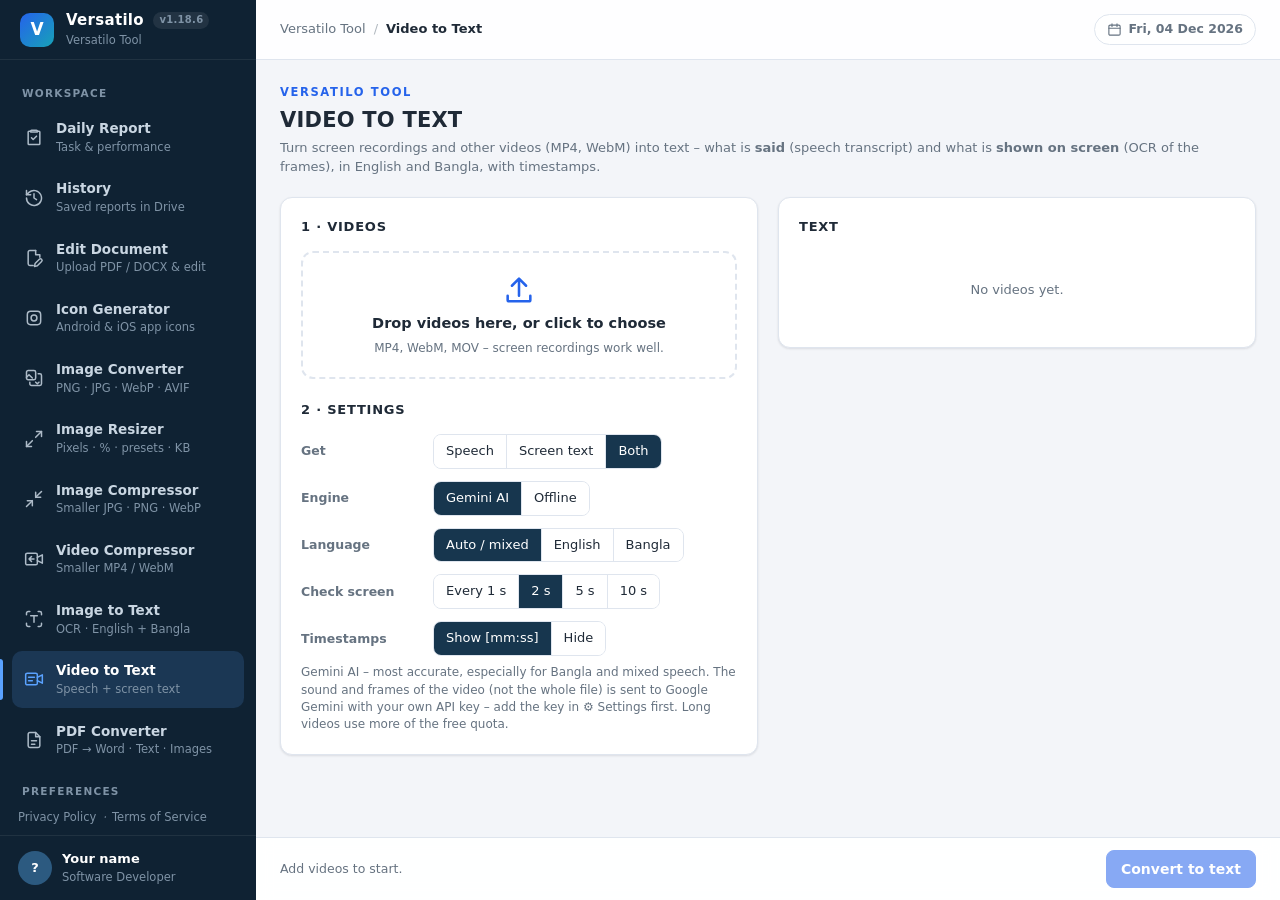
<file: transcribe.html>
<!doctype html>
<html lang="en">
<head>
<meta charset="utf-8">
<meta name="viewport" content="width=device-width, initial-scale=1">
<title>Video to Text · Versatilo Tool</title>
<link rel="icon" type="image/svg+xml" href="favicon.svg">
<script>/* apply the saved theme before first paint (no flash) */try{const t=localStorage.getItem('versatilo-theme');if(t)document.documentElement.dataset.theme=t;}catch{}</script>
<!-- Version + asset loader: js/version.js is the only place the version is set -->
<script>document.write('<script src="js/version.js?t=' + Date.now() + '"><\/script>');</script>
<script>loadAssets([
  'css/base.css', 'css/layout.css', 'css/components.css', 'css/icons.css', 'css/convert.css', 'css/print.css',
  'js/layout.js',
]);</script>
</head>
<body>
<div class="app">
<script>Layout.sidebar('vtt');</script>

  <!-- ===== Main area ===== -->
  <div class="main">
<script>Layout.topbar('vtt');</script>

    <div class="wrap">
      <header class="doc">
        <h1>VERSATILO TOOL</h1>
        <h2>VIDEO TO TEXT</h2>
        <p>Turn screen recordings and other videos (MP4, WebM) into text – what is <b>said</b> (speech transcript) and what is <b>shown on screen</b> (OCR of the frames), in English and Bangla, with timestamps.</p>
      </header>

      <div class="ic-grid">
        <!-- ----- Controls ----- -->
        <section class="card ic-ctrl">
          <h3>1 · VIDEOS</h3>
          <label class="drop ic-drop" id="cvDrop" for="cvFile">
            <svg viewBox="0 0 24 24" aria-hidden="true"><path d="M12 16V4M7 9l5-5 5 5"/><path d="M4 16v3a1 1 0 0 0 1 1h14a1 1 0 0 0 1-1v-3"/></svg>
            <b>Drop videos here, or click to choose</b>
            <small>MP4, WebM, MOV – screen recordings work well.</small>
          </label>
          <input type="file" id="cvFile" accept="video/*,audio/*,.webm,.mkv,.mov" multiple hidden>

          <h3 class="ic-h">2 · SETTINGS</h3>
          <div class="ic-row">
            <span class="ic-lbl">Get</span>
            <div class="seg" id="vtMode" role="group" aria-label="What to extract">
              <button type="button" data-v="speech" aria-pressed="false">Speech</button><button type="button" data-v="screen" aria-pressed="false">Screen text</button><button type="button" data-v="both" aria-pressed="true">Both</button>
            </div>
          </div>
          <div class="ic-row">
            <span class="ic-lbl">Engine</span>
            <div class="seg" id="vtEngine" role="group" aria-label="Engine">
              <button type="button" data-v="gemini" aria-pressed="true">Gemini AI</button><button type="button" data-v="offline" aria-pressed="false">Offline</button>
            </div>
          </div>
          <div class="ic-row">
            <span class="ic-lbl">Language</span>
            <div class="seg" id="vtLang" role="group" aria-label="Language">
              <button type="button" data-v="auto" aria-pressed="true">Auto / mixed</button><button type="button" data-v="en" aria-pressed="false">English</button><button type="button" data-v="bn" aria-pressed="false">Bangla</button>
            </div>
          </div>
          <div class="ic-row" data-eng="offline" data-need="speech">
            <span class="ic-lbl">Speech model</span>
            <div class="seg pc-seg" id="vtModel" role="group" aria-label="Speech model">
              <button type="button" data-v="tiny" aria-pressed="false">Fast · 40 MB</button><button type="button" data-v="base" aria-pressed="true">Balanced · 75 MB</button><button type="button" data-v="small" aria-pressed="false">Accurate · 250 MB</button>
            </div>
          </div>
          <div class="ic-row" data-need="screen">
            <span class="ic-lbl">Check screen</span>
            <div class="seg" id="vtEvery" role="group" aria-label="How often to read the screen">
              <button type="button" data-v="1" aria-pressed="false">Every 1 s</button><button type="button" data-v="2" aria-pressed="true">2 s</button><button type="button" data-v="5" aria-pressed="false">5 s</button><button type="button" data-v="10" aria-pressed="false">10 s</button>
            </div>
          </div>
          <div class="ic-row">
            <span class="ic-lbl">Timestamps</span>
            <div class="seg" id="vtStamps" role="group" aria-label="Timestamps">
              <button type="button" data-v="on" aria-pressed="true">Show [mm:ss]</button><button type="button" data-v="off" aria-pressed="false">Hide</button>
            </div>
          </div>
          <div class="hint" id="cvNote"></div>
        </section>

        <!-- ----- Files + text ----- -->
        <section class="card ic-prev">
          <div class="cv-head"><h3>TEXT</h3><button type="button" id="cvClear" hidden>Clear all</button></div>
          <ul class="cv-list oc-list vt-list" id="cvList"></ul>
          <div class="cv-empty" id="cvEmpty">No videos yet.</div>
        </section>
      </div>
    </div>

    <div class="toolbar">
      <span class="status" id="status" role="status" aria-live="polite" data-idle="Add videos to start.">Add videos to start.</span>
      <button type="button" id="ocCopyAll" hidden>Copy all</button>
      <button type="button" id="ocSaveAll" hidden>Download .txt</button>
      <button type="button" class="primary" id="ocGo" disabled>Convert to text</button>
    </div>
  </div>
</div>

<script>Layout.dialogs();</script>

<!-- Scripts: classic scripts share one global scope, so the order matters -->
<script>
loadAssets([
  'js/common.js', 'js/docx-builder.js', 'js/gemini.js', 'js/github.js', 'js/ui.js',
  'js/video-text.js', 'js/shell.js',
]);
</script>
</body>
</html>
</file>
